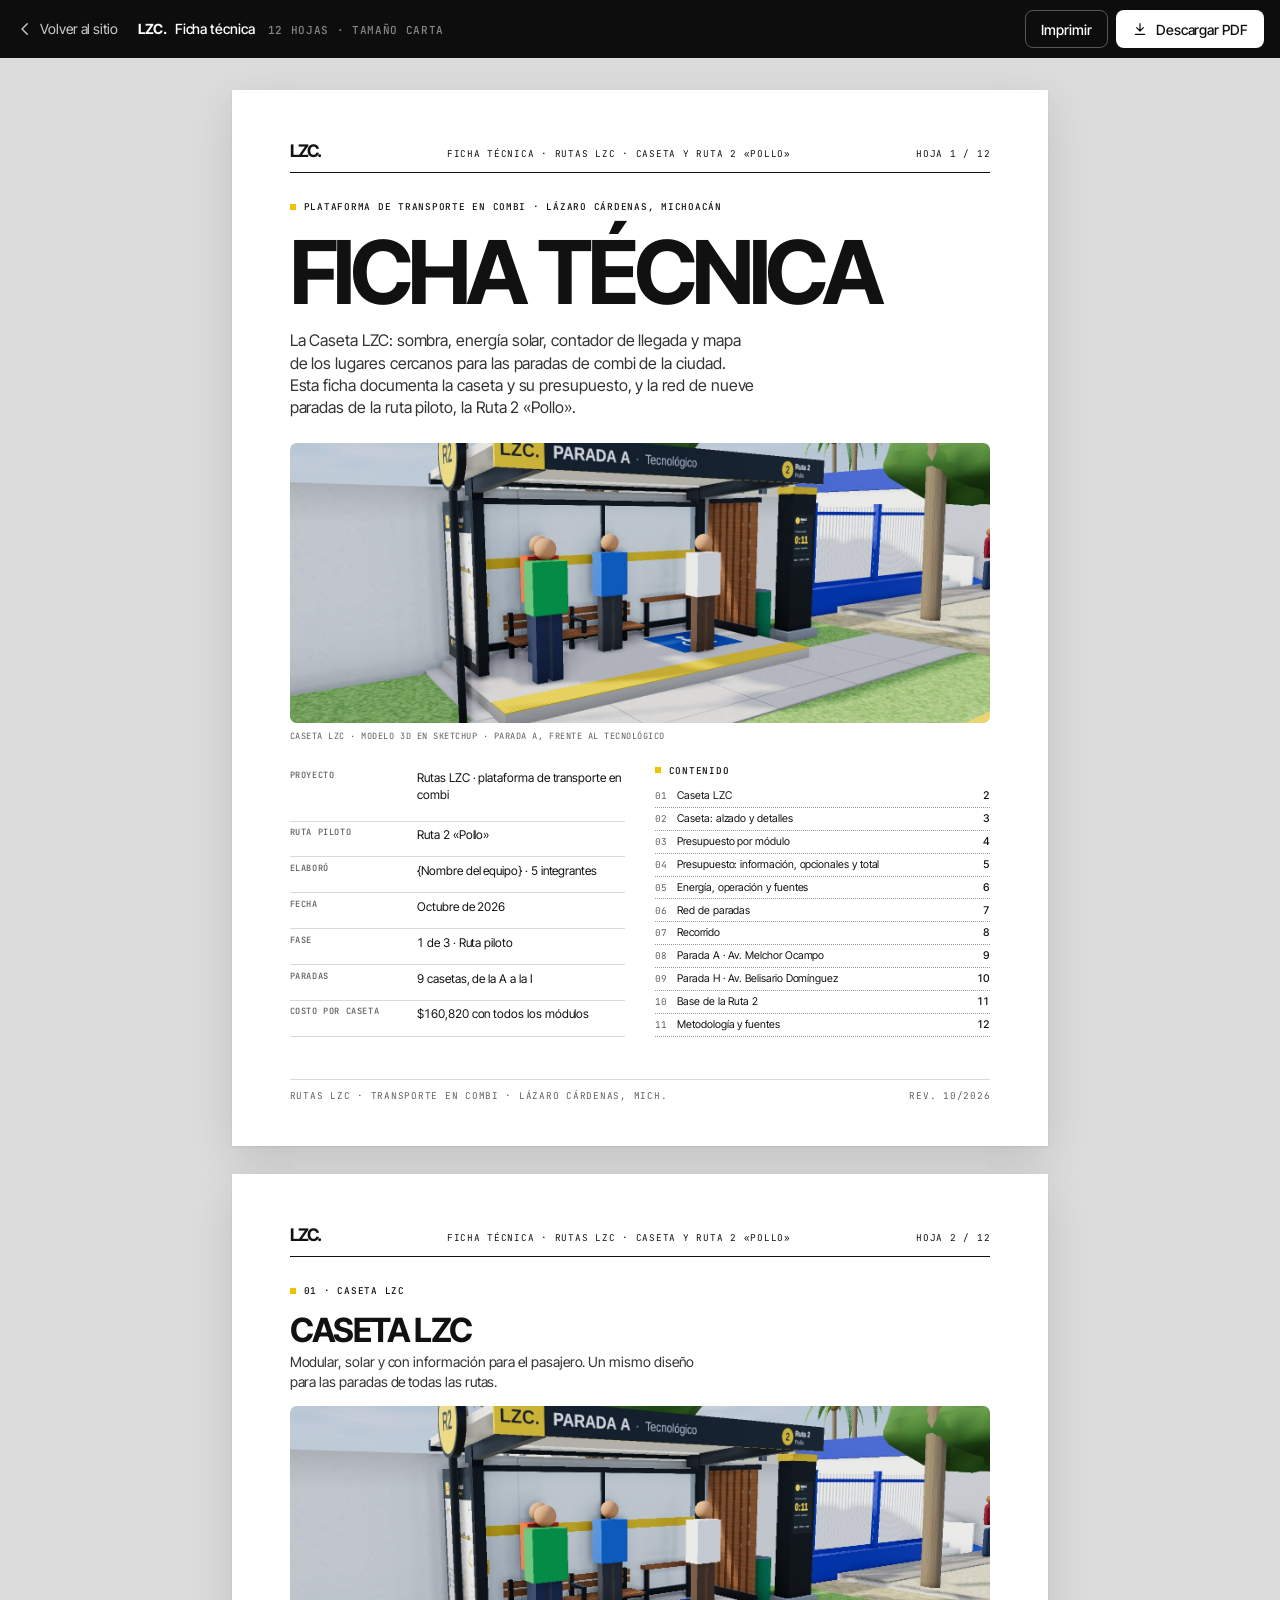
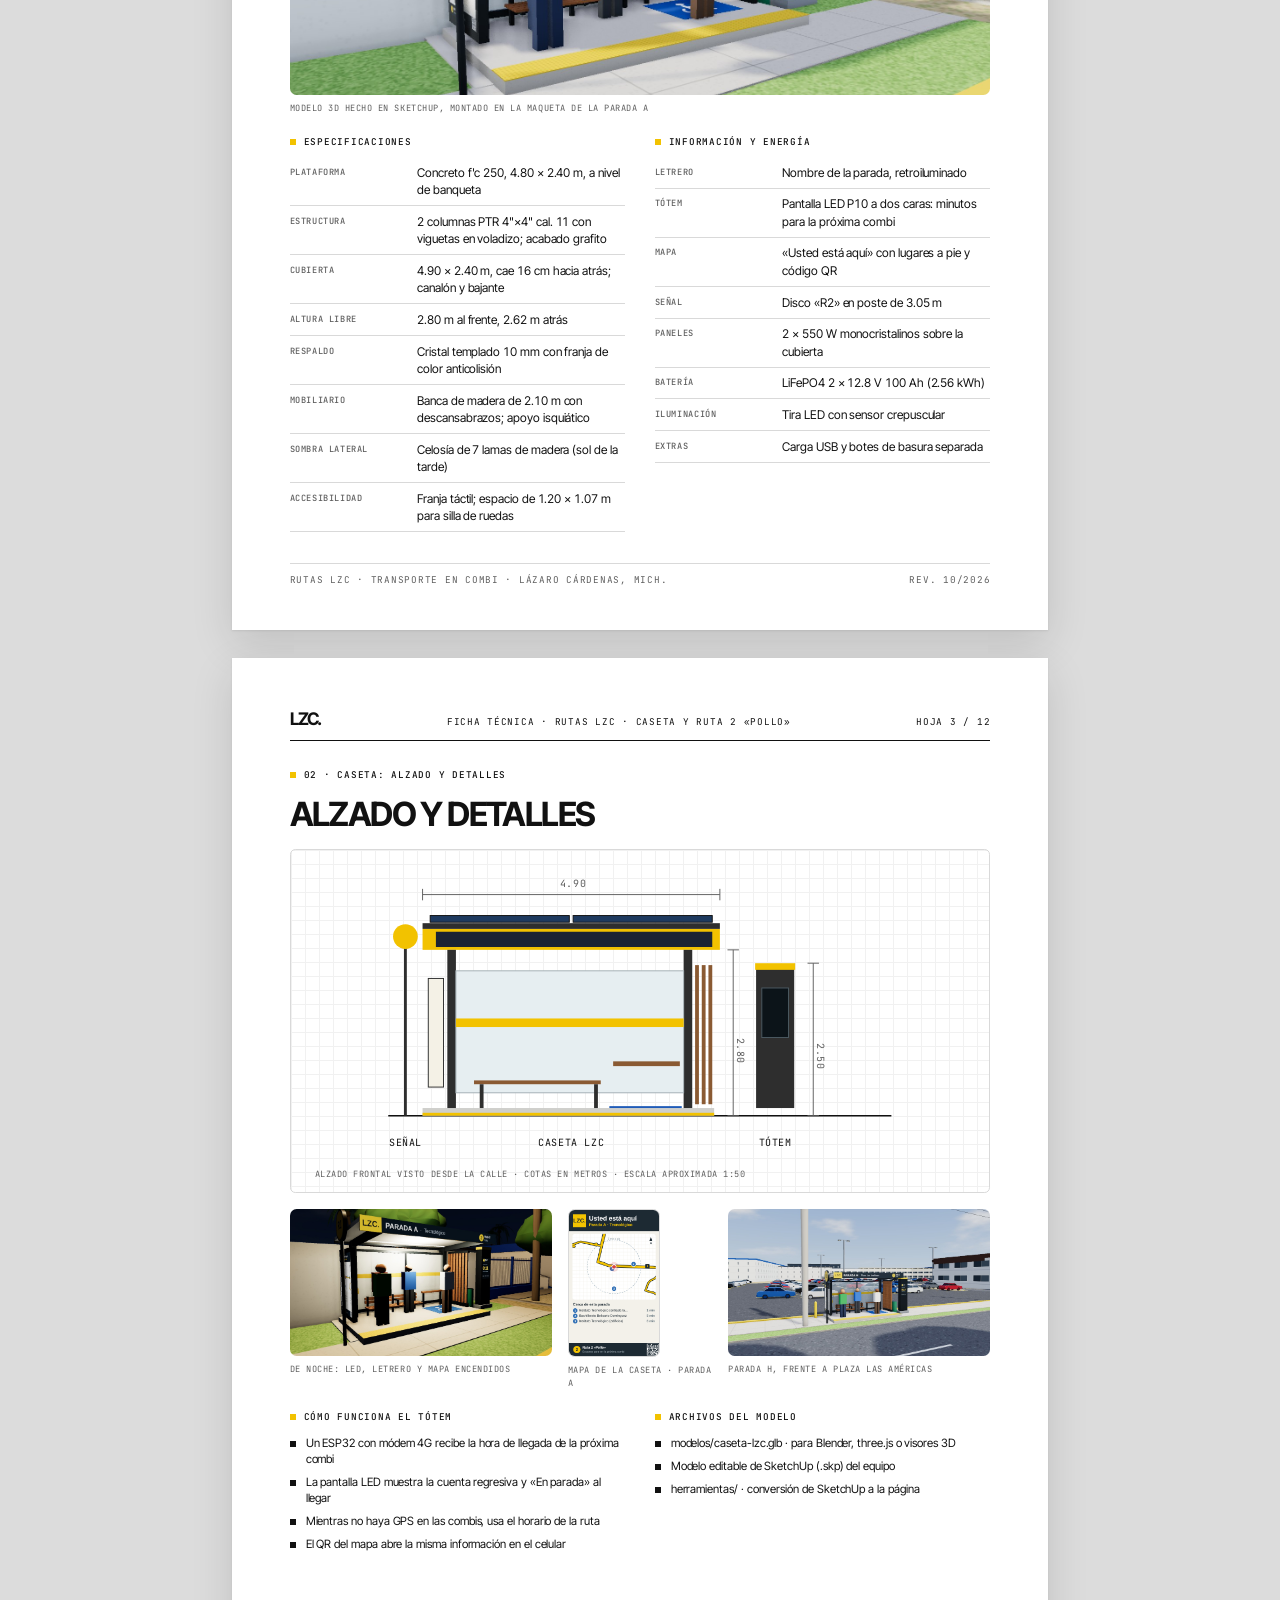
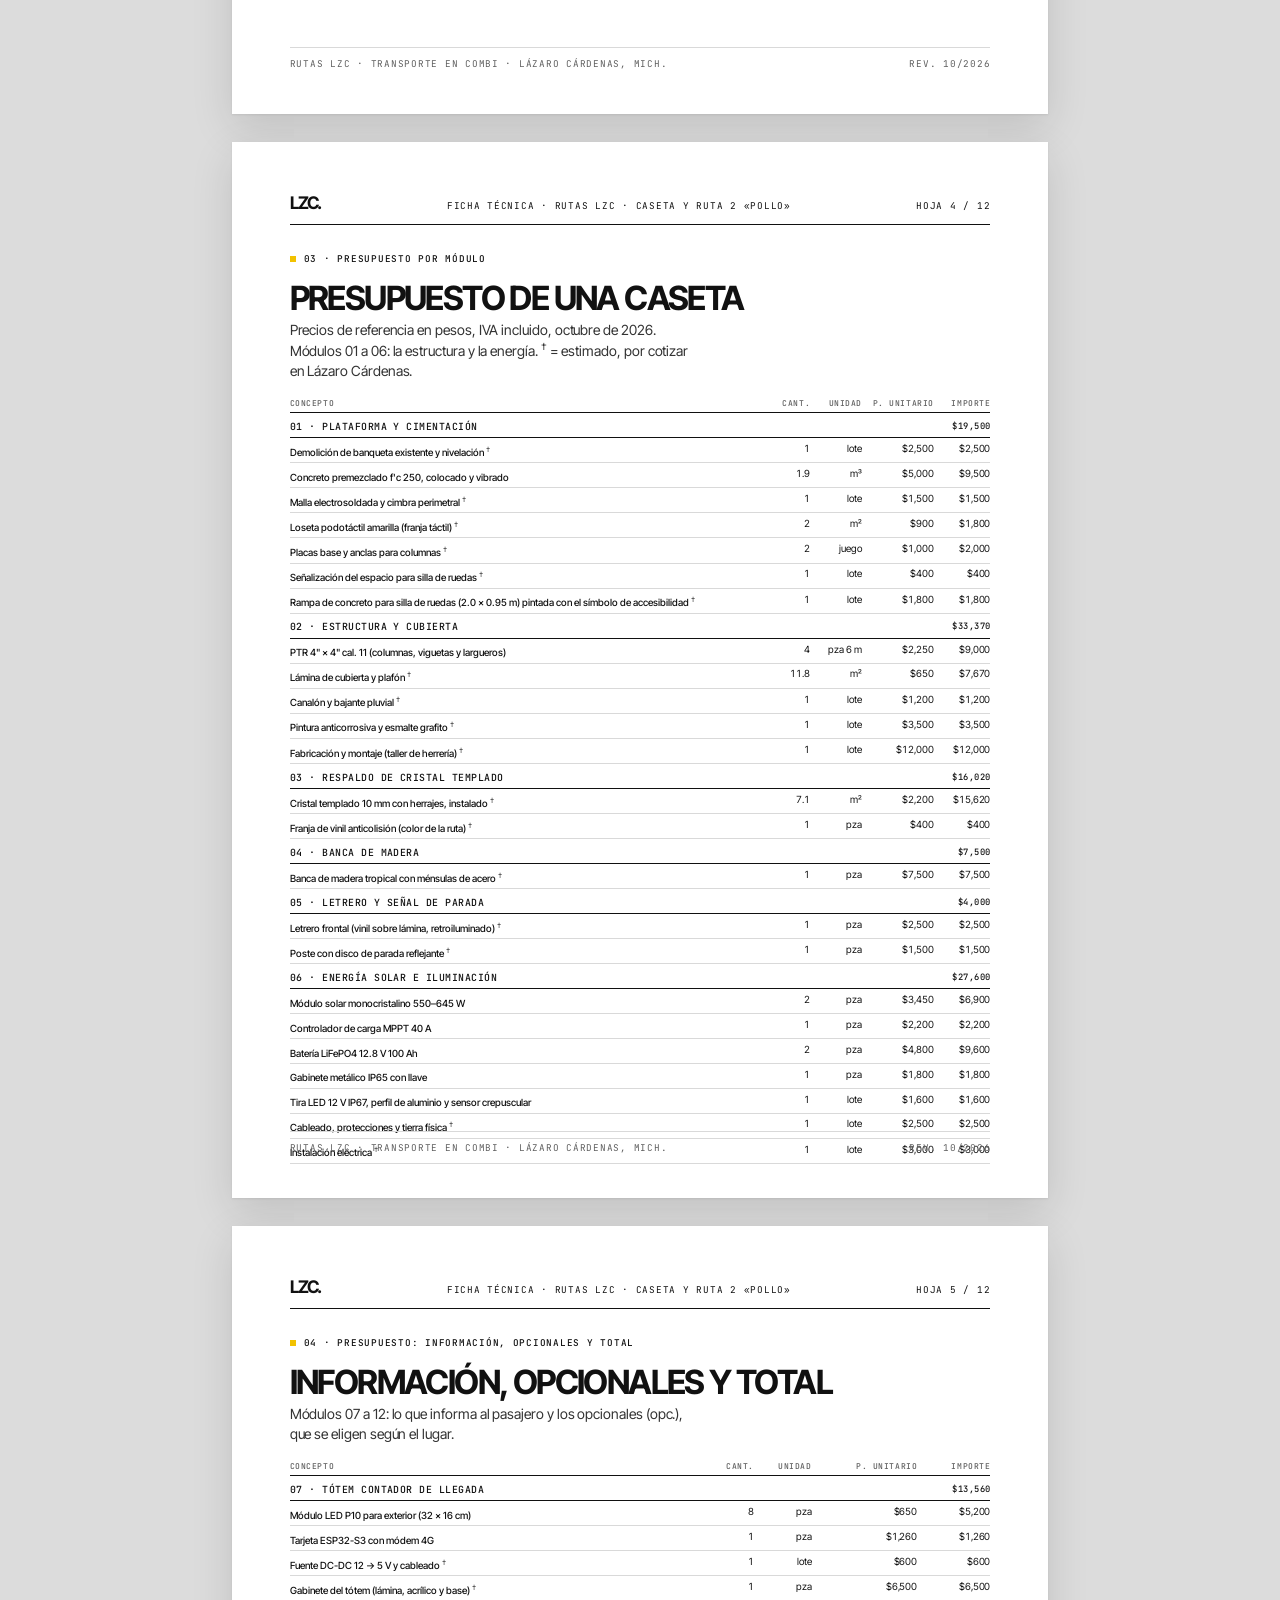
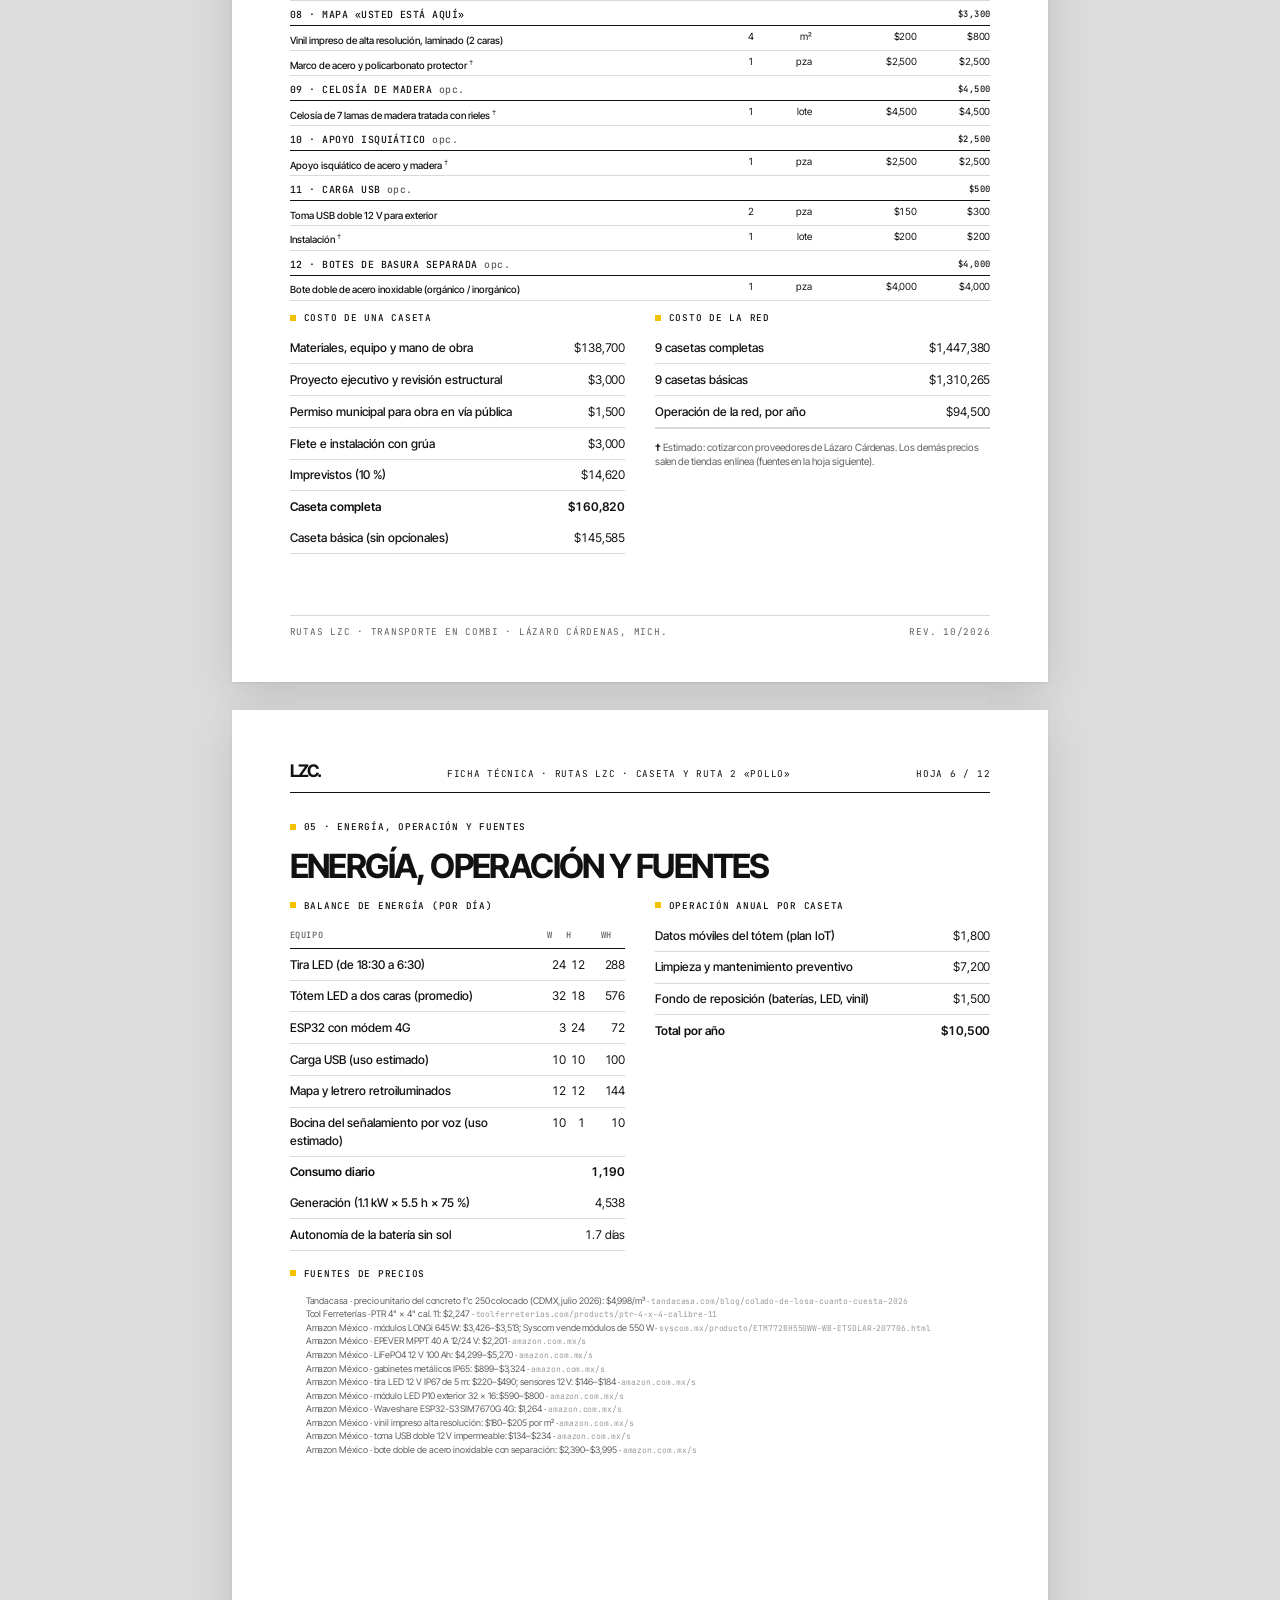
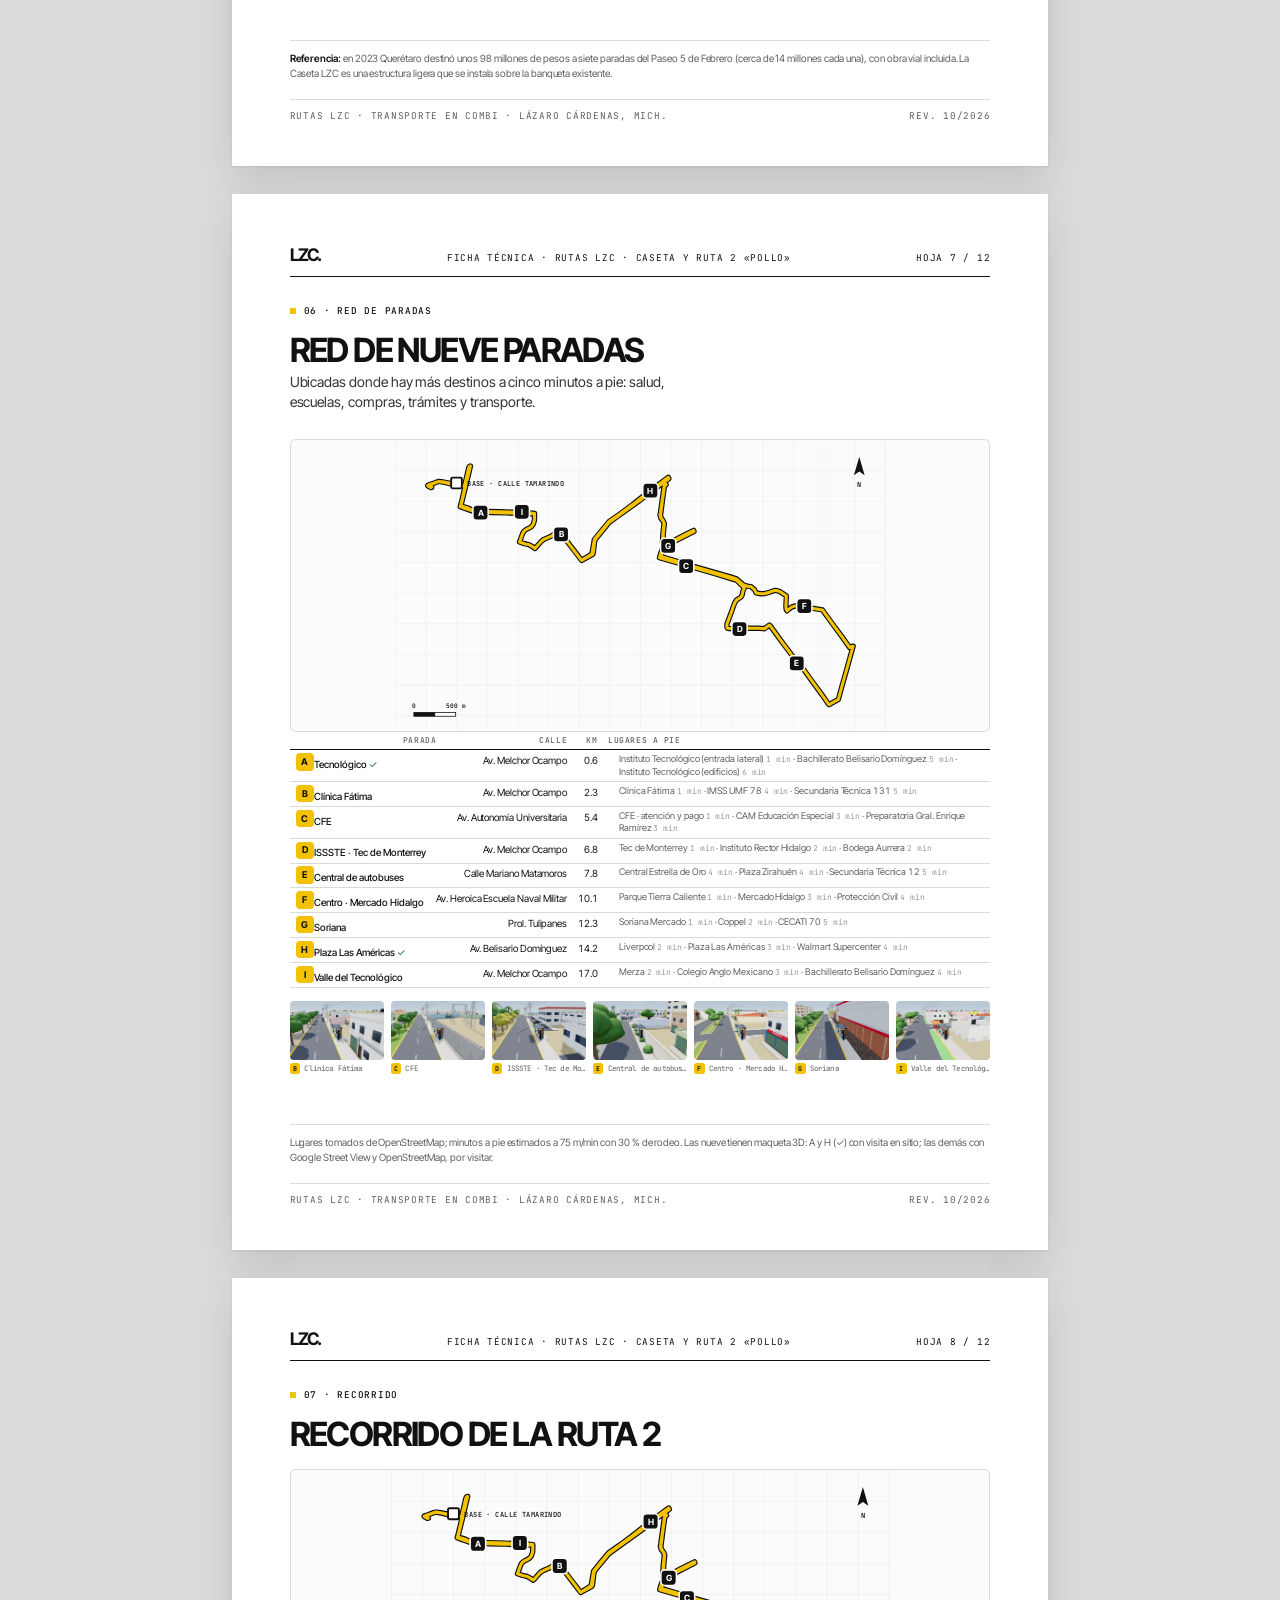
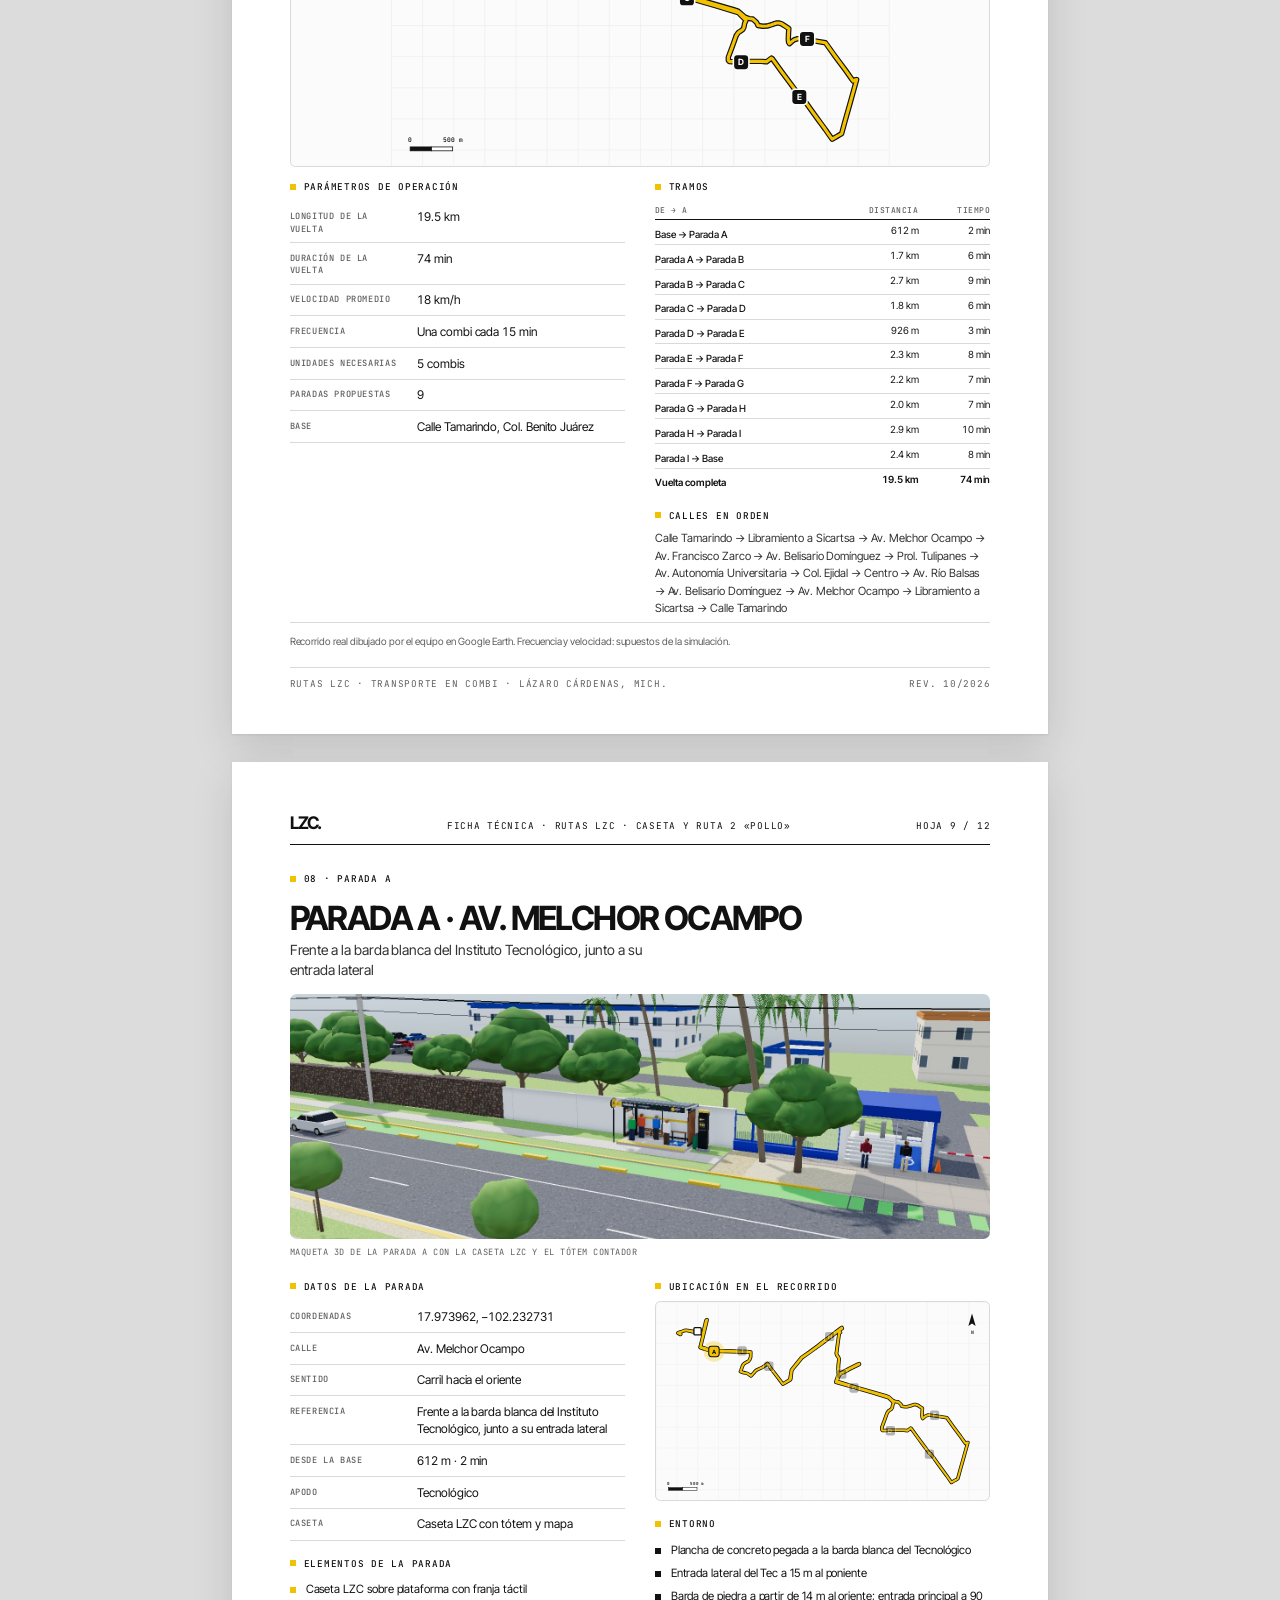
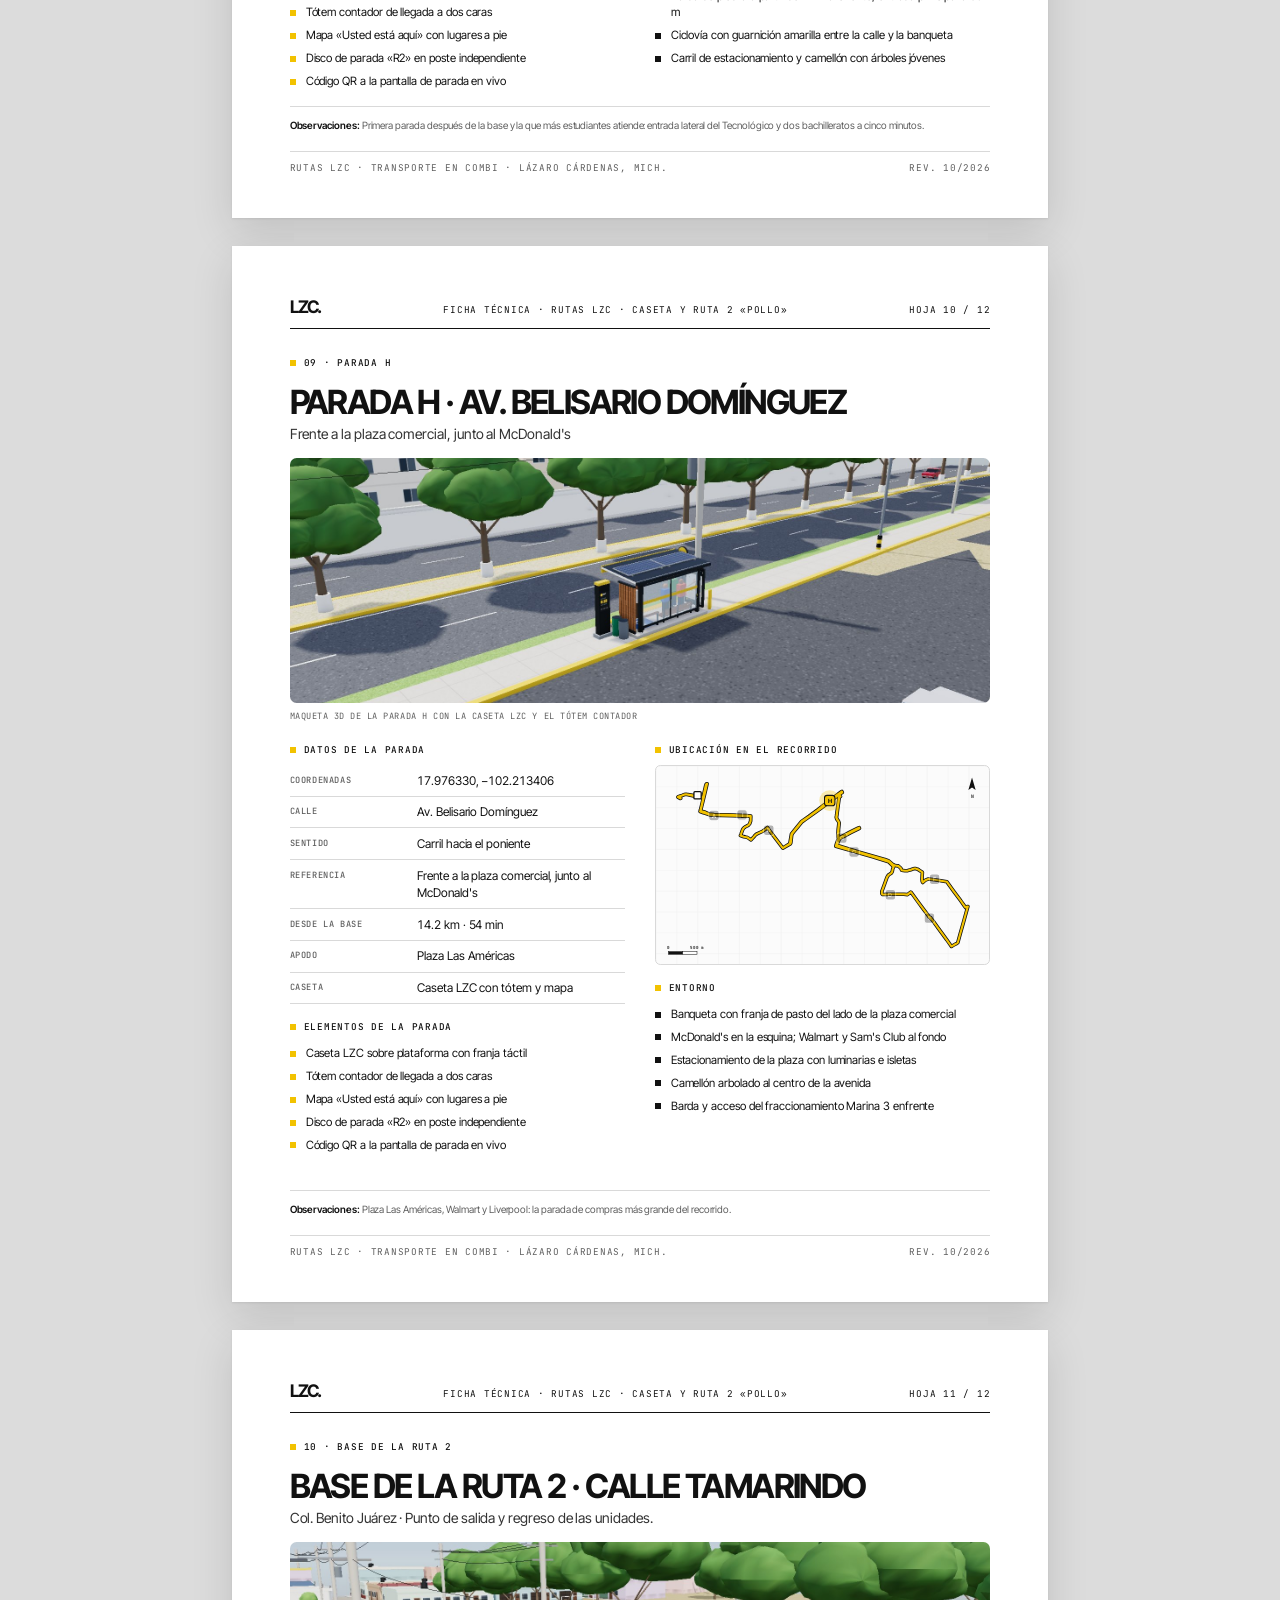
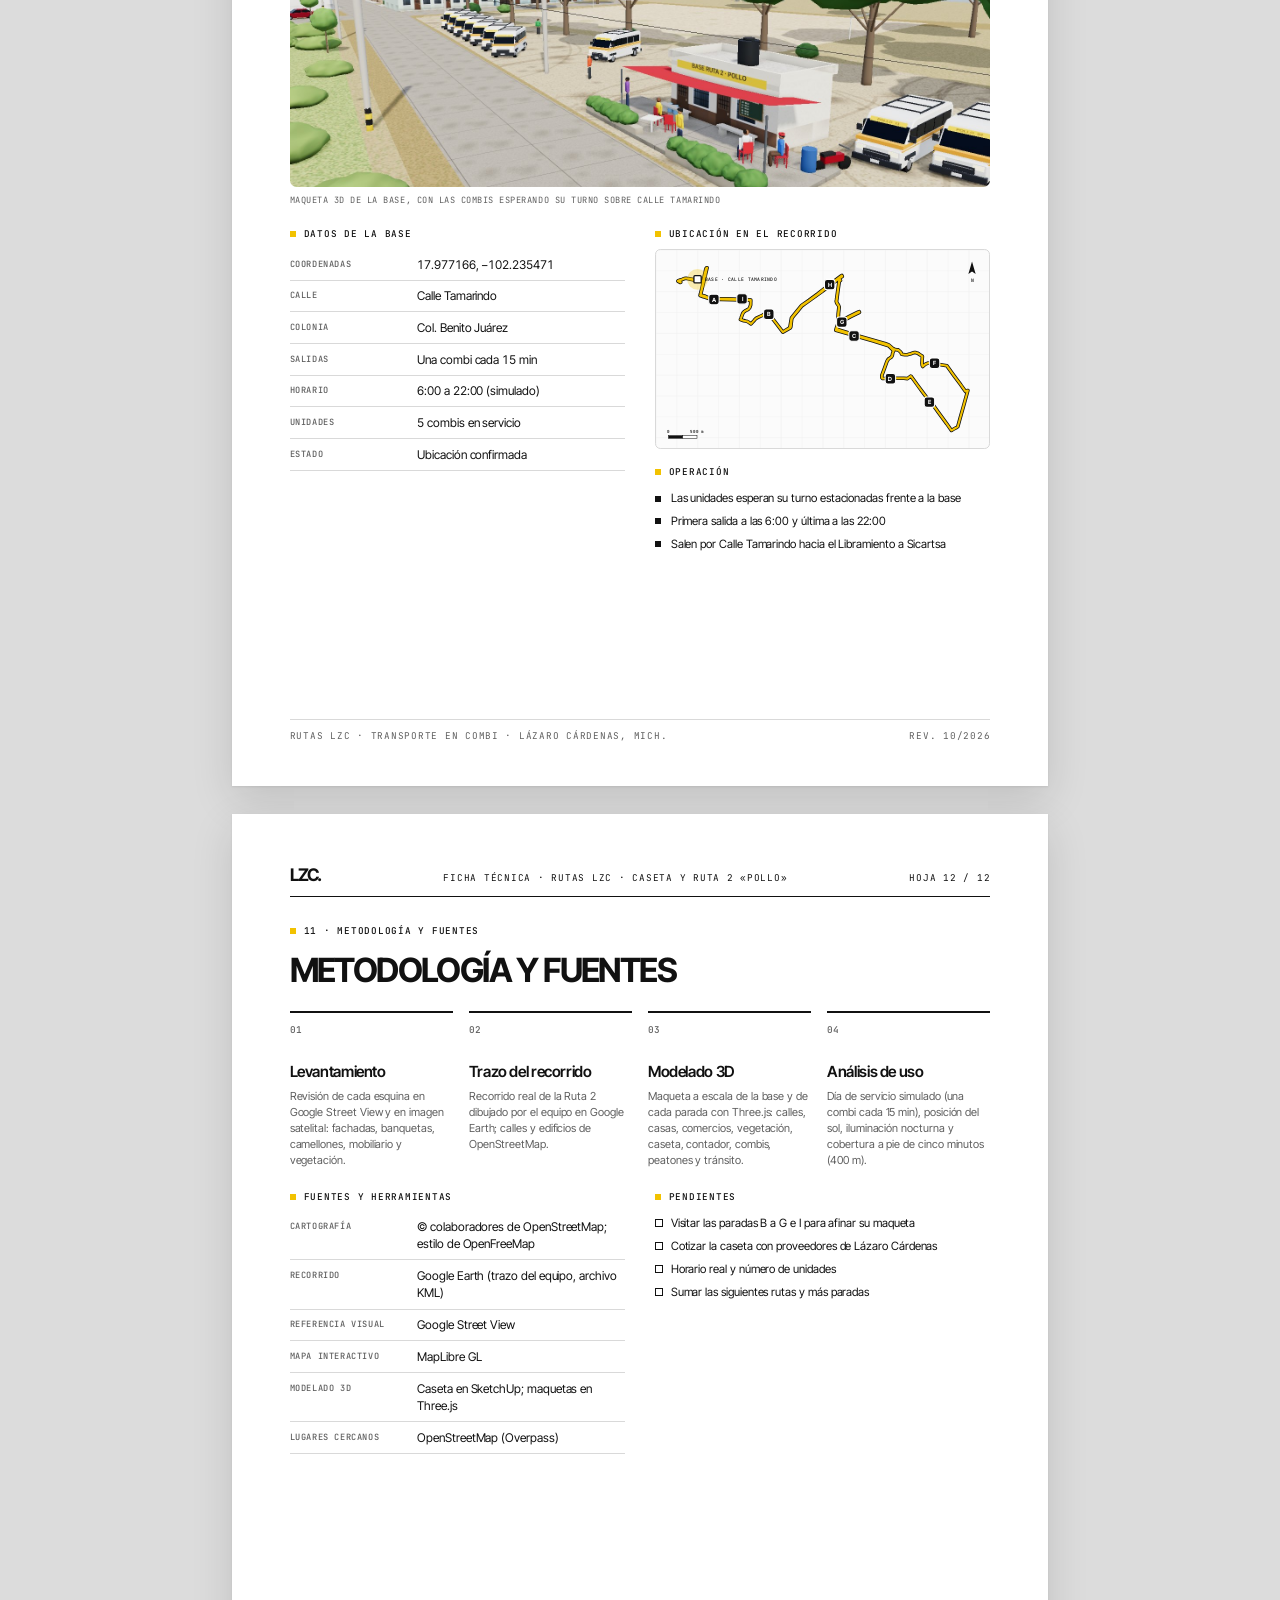
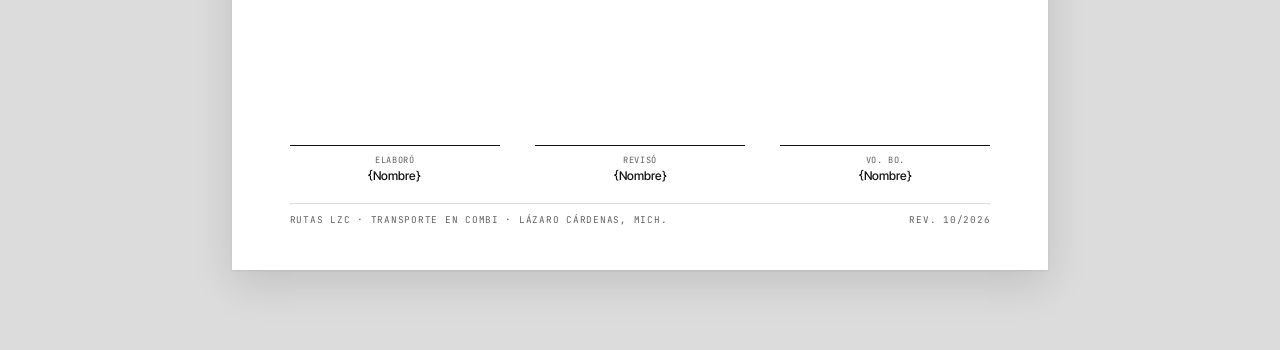
<file: ficha-tecnica.html>
<!DOCTYPE html>
<html lang="es">

<head>
    <meta charset="UTF-8">
    <meta name="viewport" content="width=device-width, initial-scale=1.0">
    <title>Ficha técnica · Rutas LZC</title>
    <meta name="description" content="Ficha técnica de la Caseta LZC y de la Ruta 2 «Pollo» en Lázaro Cárdenas, Michoacán: caseta, presupuesto por módulo, red de nueve paradas, recorrido, base y metodología.">

    <link rel="preconnect" href="https://fonts.googleapis.com">
    <link rel="preconnect" href="https://fonts.gstatic.com" crossorigin>
    <link href="https://fonts.googleapis.com/css2?family=Inter+Tight:ital,wght@0,400;0,500;0,600;0,700;1,400&family=JetBrains+Mono:wght@400;500&display=swap" rel="stylesheet">
    <link rel="stylesheet" href="ficha.css">
</head>

<body>

    <!-- Barra de herramientas (no se imprime) -->
    <header class="herramientas">
        <a href="index.html" class="herramientas__volver">
            <svg viewBox="0 0 24 24" aria-hidden="true"><path d="M15 5l-7 7 7 7" fill="none" stroke="currentColor" stroke-width="1.8" stroke-linecap="round" stroke-linejoin="round"/></svg>
            Volver al sitio
        </a>
        <p class="herramientas__titulo"><b>LZC.</b> Ficha técnica <span data-num-hojas>6 hojas</span></p>
        <div class="herramientas__acciones">
            <button type="button" class="btn btn--borde" data-imprimir>Imprimir</button>
            <a href="docs/ficha-tecnica-ruta-2.pdf" download class="btn btn--claro">
                <svg viewBox="0 0 24 24" aria-hidden="true"><path d="M12 4v11M7 10l5 5 5-5M5 20h14" fill="none" stroke="currentColor" stroke-width="1.8" stroke-linecap="round" stroke-linejoin="round"/></svg>
                Descargar PDF
            </a>
        </div>
    </header>

    <main class="documento" data-documento>

        <!-- ===== HOJA 1 · PORTADA ===== -->
        <section class="hoja hoja--portada" id="portada">
            <div class="hoja__cabeza"><span class="marca">LZC.</span><span>Ficha técnica · Rutas LZC · Caseta y Ruta 2 «Pollo»</span><span data-folio></span></div>
            <div class="hoja__cuerpo">
                <p class="etiqueta">Plataforma de transporte en combi · Lázaro Cárdenas, Michoacán</p>
                <h1>Ficha técnica</h1>
                <p class="portada__sub">La Caseta LZC: sombra, energía solar, contador de llegada y mapa de los lugares cercanos para las paradas de combi de la ciudad. Esta ficha documenta la caseta y su presupuesto, y la red de nueve paradas de la ruta piloto, la Ruta 2 «Pollo».</p>
                <figure class="portada__imagen">
                    <img src="img/caseta-lzc.jpg" alt="Caseta LZC en la Parada A, frente al Tecnológico">
                    <figcaption>Caseta LZC · modelo 3D en SketchUp · Parada A, frente al Tecnológico</figcaption>
                </figure>
                <div class="dos dos--portada">
                    <table class="tabla">
                        <tbody>
                            <tr><th>Proyecto</th><td>Rutas LZC · plataforma de transporte en combi</td></tr>
                            <tr><th>Ruta piloto</th><td>Ruta 2 «Pollo»</td></tr>
                            <tr><th>Elaboró</th><td>{Nombre del equipo} · 5 integrantes</td></tr>
                            <tr><th>Fecha</th><td>Octubre de 2026</td></tr>
                            <tr><th>Fase</th><td>1 de 3 · Ruta piloto</td></tr>
                            <tr><th>Paradas</th><td>9 casetas, de la A a la I</td></tr>
                            <tr><th>Costo por caseta</th><td data-f-costo>—</td></tr>
                        </tbody>
                    </table>
                    <div>
                        <p class="etiqueta">Contenido</p>
                        <ol class="indice" data-indice></ol>
                    </div>
                </div>
            </div>
            <div class="hoja__pie"><span>Rutas LZC · Transporte en combi · Lázaro Cárdenas, Mich.</span><span>Rev. 10/2026</span></div>
        </section>

        <!-- ===== HOJA · CASETA ===== -->
        <section class="hoja" id="caseta" data-titulo="Caseta LZC">
            <div class="hoja__cabeza"><span class="marca">LZC.</span><span>Ficha técnica · Rutas LZC · Caseta y Ruta 2 «Pollo»</span><span data-folio></span></div>
            <div class="hoja__cuerpo">
                <p class="etiqueta" data-num-seccion>Caseta</p>
                <h2>Caseta LZC</h2>
                <p class="subtitulo">Modular, solar y con información para el pasajero. Un mismo diseño para las paradas de todas las rutas.</p>
                <figure class="foto foto--caseta"><img src="img/caseta-lzc.jpg" alt="Caseta LZC en la Parada A"><figcaption>Modelo 3D hecho en SketchUp, montado en la maqueta de la Parada A</figcaption></figure>
                <div class="dos">
                    <div>
                        <p class="etiqueta">Especificaciones</p>
                        <table class="tabla">
                            <tbody>
                                <tr><th>Plataforma</th><td>Concreto f'c 250, 4.80 × 2.40&nbsp;m, a nivel de banqueta</td></tr>
                                <tr><th>Estructura</th><td>2 columnas PTR 4"×4" cal. 11 con viguetas en voladizo; acabado grafito</td></tr>
                                <tr><th>Cubierta</th><td>4.90 × 2.40&nbsp;m, cae 16&nbsp;cm hacia atrás; canalón y bajante</td></tr>
                                <tr><th>Altura libre</th><td>2.80&nbsp;m al frente, 2.62&nbsp;m atrás</td></tr>
                                <tr><th>Respaldo</th><td>Cristal templado 10&nbsp;mm con franja de color anticolisión</td></tr>
                                <tr><th>Mobiliario</th><td>Banca de madera de 2.10&nbsp;m con descansabrazos; apoyo isquiático</td></tr>
                                <tr><th>Sombra lateral</th><td>Celosía de 7 lamas de madera (sol de la tarde)</td></tr>
                                <tr><th>Accesibilidad</th><td>Franja táctil; espacio de 1.20 × 1.07&nbsp;m para silla de ruedas</td></tr>
                            </tbody>
                        </table>
                    </div>
                    <div>
                        <p class="etiqueta">Información y energía</p>
                        <table class="tabla">
                            <tbody>
                                <tr><th>Letrero</th><td>Nombre de la parada, retroiluminado</td></tr>
                                <tr><th>Tótem</th><td>Pantalla LED P10 a dos caras: minutos para la próxima combi</td></tr>
                                <tr><th>Mapa</th><td>«Usted está aquí» con lugares a pie y código QR</td></tr>
                                <tr><th>Señal</th><td>Disco «R2» en poste de 3.05&nbsp;m</td></tr>
                                <tr><th>Paneles</th><td>2 × 550&nbsp;W monocristalinos sobre la cubierta</td></tr>
                                <tr><th>Batería</th><td>LiFePO4 2 × 12.8&nbsp;V 100&nbsp;Ah (2.56&nbsp;kWh)</td></tr>
                                <tr><th>Iluminación</th><td>Tira LED con sensor crepuscular</td></tr>
                                <tr><th>Extras</th><td>Carga USB y botes de basura separada</td></tr>
                            </tbody>
                        </table>
                    </div>
                </div>
            </div>
            <div class="hoja__pie"><span>Rutas LZC · Transporte en combi · Lázaro Cárdenas, Mich.</span><span>Rev. 10/2026</span></div>
        </section>

        <!-- ===== HOJA · CASETA, PLANO Y DETALLES ===== -->
        <section class="hoja" id="caseta-detalles" data-titulo="Caseta: alzado y detalles">
            <div class="hoja__cabeza"><span class="marca">LZC.</span><span>Ficha técnica · Rutas LZC · Caseta y Ruta 2 «Pollo»</span><span data-folio></span></div>
            <div class="hoja__cuerpo">
                <p class="etiqueta" data-num-seccion>Caseta</p>
                <h2>Alzado y detalles</h2>
                <figure class="plano">
                    <svg viewBox="0 0 560 310" role="img" aria-label="Alzado frontal de la Caseta LZC con el tótem contador">
                        <g class="pl-suelo"><line x1="16" y1="262" x2="544" y2="262"/></g>
                        <rect class="pl-losa" x="52" y="254" width="306" height="8"/>
                        <rect class="pl-am" x="52" y="259" width="306" height="3"/>
                        <rect class="pl-am" x="52" y="66" width="312" height="22"/>
                        <rect class="pl-letrero" x="66" y="69" width="290" height="16"/>
                        <rect class="pl-pieza" x="52" y="60" width="312" height="6"/>
                        <rect class="pl-techo" x="60" y="52" width="146" height="7"/>
                        <rect class="pl-techo" x="210" y="52" width="146" height="7"/>
                        <rect class="pl-pieza" x="78" y="88" width="9" height="166"/>
                        <rect class="pl-pieza" x="326" y="88" width="9" height="166"/>
                        <rect class="pl-vidrio" x="87" y="110" width="239" height="128"/>
                        <rect class="pl-am" x="87" y="160" width="239" height="9"/>
                        <rect class="pl-madera" x="106" y="225" width="133" height="4"/>
                        <rect class="pl-pieza" x="112" y="229" width="4" height="25"/>
                        <rect class="pl-pieza" x="232" y="229" width="4" height="25"/>
                        <rect class="pl-madera" x="252" y="205" width="70" height="5"/>
                        <rect class="pl-isa" x="248" y="252" width="76" height="2"/>
                        <rect class="pl-madera" x="338" y="104" width="4" height="146"/><rect class="pl-madera" x="345" y="104" width="4" height="146"/><rect class="pl-madera" x="352" y="104" width="4" height="146"/>
                        <rect class="pl-mapa" x="58" y="118" width="16" height="114"/>
                        <rect class="pl-pieza" x="402" y="108" width="40" height="146"/>
                        <rect class="pl-am" x="401" y="102" width="42" height="7"/>
                        <rect class="pl-pantalla" x="408" y="128" width="28" height="52"/>
                        <line class="pl-fino" x1="34" y1="262" x2="34" y2="76"/>
                        <circle class="pl-am" cx="34" cy="74" r="13"/>
                        <g class="pl-cota">
                            <line x1="52" y1="30" x2="364" y2="30"/><line x1="52" y1="24" x2="52" y2="36"/><line x1="364" y1="24" x2="364" y2="36"/>
                            <text x="196" y="22">4.90</text>
                            <line x1="378" y1="88" x2="378" y2="262"/><line x1="372" y1="88" x2="384" y2="88"/><line x1="372" y1="262" x2="384" y2="262"/>
                            <text x="386" y="180" class="pl-vertical">2.80</text>
                            <line x1="462" y1="102" x2="462" y2="262"/><line x1="456" y1="102" x2="468" y2="102"/><line x1="456" y1="262" x2="468" y2="262"/>
                            <text x="470" y="186" class="pl-vertical">2.50</text>
                        </g>
                        <g class="pl-notas"><text x="208" y="294">CASETA LZC</text><text x="422" y="294">TÓTEM</text><text x="34" y="294">SEÑAL</text></g>
                    </svg>
                    <figcaption>Alzado frontal visto desde la calle · cotas en metros · escala aproximada 1:50</figcaption>
                </figure>
                <div class="tres">
                    <figure class="foto foto--chica"><img src="img/caseta-lzc-noche.jpg" alt="La caseta de noche con la luz LED encendida"><figcaption>De noche: LED, letrero y mapa encendidos</figcaption></figure>
                    <figure class="foto foto--mapa"><img src="img/mapas/mapa-a.png" alt="Mapa Usted está aquí de la Parada A"><figcaption>Mapa de la caseta · Parada A</figcaption></figure>
                    <figure class="foto foto--chica"><img src="img/parada-h-calle.jpg" alt="La caseta en la Parada H"><figcaption>Parada H, frente a Plaza Las Américas</figcaption></figure>
                </div>
                <div class="dos">
                    <div>
                        <p class="etiqueta">Cómo funciona el tótem</p>
                        <ul class="lista">
                            <li>Un ESP32 con módem 4G recibe la hora de llegada de la próxima combi</li>
                            <li>La pantalla LED muestra la cuenta regresiva y «En parada» al llegar</li>
                            <li>Mientras no haya GPS en las combis, usa el horario de la ruta</li>
                            <li>El QR del mapa abre la misma información en el celular</li>
                        </ul>
                    </div>
                    <div>
                        <p class="etiqueta">Archivos del modelo</p>
                        <ul class="lista">
                            <li>modelos/caseta-lzc.glb · para Blender, three.js o visores 3D</li>
                            <li>Modelo editable de SketchUp (.skp) del equipo</li>
                            <li>herramientas/ · conversión de SketchUp a la página</li>
                        </ul>
                    </div>
                </div>
            </div>
            <div class="hoja__pie"><span>Rutas LZC · Transporte en combi · Lázaro Cárdenas, Mich.</span><span>Rev. 10/2026</span></div>
        </section>

        <!-- ===== HOJA · PRESUPUESTO POR MÓDULO ===== -->
        <section class="hoja" id="presupuesto" data-titulo="Presupuesto por módulo">
            <div class="hoja__cabeza"><span class="marca">LZC.</span><span>Ficha técnica · Rutas LZC · Caseta y Ruta 2 «Pollo»</span><span data-folio></span></div>
            <div class="hoja__cuerpo">
                <p class="etiqueta" data-num-seccion>Presupuesto</p>
                <h2>Presupuesto de una caseta</h2>
                <p class="subtitulo">Precios de referencia en pesos, IVA incluido, <span data-f-fecha></span>. Módulos 01 a 06: la estructura y la energía. <sup>†</sup> = estimado, por cotizar en Lázaro Cárdenas.</p>
                <table class="tabla tabla--num tabla--compacta">
                    <thead><tr><th>Concepto</th><th>Cant.</th><th>Unidad</th><th>P. unitario</th><th>Importe</th></tr></thead>
                    <tbody data-f-partidas="0-6"></tbody>
                </table>
            </div>
            <div class="hoja__pie"><span>Rutas LZC · Transporte en combi · Lázaro Cárdenas, Mich.</span><span>Rev. 10/2026</span></div>
        </section>

        <!-- ===== HOJA · PRESUPUESTO (CONT.) Y COSTO TOTAL ===== -->
        <section class="hoja" id="presupuesto-total" data-titulo="Presupuesto: información, opcionales y total">
            <div class="hoja__cabeza"><span class="marca">LZC.</span><span>Ficha técnica · Rutas LZC · Caseta y Ruta 2 «Pollo»</span><span data-folio></span></div>
            <div class="hoja__cuerpo">
                <p class="etiqueta" data-num-seccion>Presupuesto</p>
                <h2>Información, opcionales y total</h2>
                <p class="subtitulo">Módulos 07 a 12: lo que informa al pasajero y los opcionales (opc.), que se eligen según el lugar.</p>
                <table class="tabla tabla--num tabla--compacta">
                    <thead><tr><th>Concepto</th><th>Cant.</th><th>Unidad</th><th>P. unitario</th><th>Importe</th></tr></thead>
                    <tbody data-f-partidas="6-12"></tbody>
                </table>
                <div class="dos dos--arriba">
                    <div>
                        <p class="etiqueta">Costo de una caseta</p>
                        <table class="tabla tabla--num"><tbody data-f-resumen></tbody></table>
                    </div>
                    <div>
                        <p class="etiqueta">Costo de la red</p>
                        <table class="tabla tabla--num"><tbody data-f-red></tbody></table>
                        <p class="nota"><b>†</b> Estimado: cotizar con proveedores de Lázaro Cárdenas. Los demás precios salen de tiendas en línea (fuentes en la hoja siguiente).</p>
                    </div>
                </div>
            </div>
            <div class="hoja__pie"><span>Rutas LZC · Transporte en combi · Lázaro Cárdenas, Mich.</span><span>Rev. 10/2026</span></div>
        </section>

        <!-- ===== HOJA · ENERGÍA, OPERACIÓN Y FUENTES ===== -->
        <section class="hoja" id="energia" data-titulo="Energía, operación y fuentes">
            <div class="hoja__cabeza"><span class="marca">LZC.</span><span>Ficha técnica · Rutas LZC · Caseta y Ruta 2 «Pollo»</span><span data-folio></span></div>
            <div class="hoja__cuerpo">
                <p class="etiqueta" data-num-seccion>Presupuesto</p>
                <h2>Energía, operación y fuentes</h2>
                <div class="dos dos--arriba">
                    <div>
                        <p class="etiqueta">Balance de energía (por día)</p>
                        <table class="tabla tabla--num">
                            <thead><tr><th>Equipo</th><th>W</th><th>h</th><th>Wh</th></tr></thead>
                            <tbody data-f-energia></tbody>
                        </table>
                    </div>
                    <div>
                        <p class="etiqueta">Operación anual por caseta</p>
                        <table class="tabla tabla--num"><tbody data-f-operacion></tbody></table>
                    </div>
                </div>
                <p class="etiqueta etiqueta--sep">Fuentes de precios</p>
                <ol class="fuentes" data-f-fuentes></ol>
                <p class="nota"><b>Referencia:</b> en 2023 Querétaro destinó unos 98 millones de pesos a siete paradas del Paseo 5 de Febrero (cerca de 14 millones cada una), con obra vial incluida. La Caseta LZC es una estructura ligera que se instala sobre la banqueta existente.</p>
            </div>
            <div class="hoja__pie"><span>Rutas LZC · Transporte en combi · Lázaro Cárdenas, Mich.</span><span>Rev. 10/2026</span></div>
        </section>

        <!-- ===== HOJA · RED DE PARADAS ===== -->
        <section class="hoja" id="red" data-titulo="Red de paradas">
            <div class="hoja__cabeza"><span class="marca">LZC.</span><span>Ficha técnica · Rutas LZC · Caseta y Ruta 2 «Pollo»</span><span data-folio></span></div>
            <div class="hoja__cuerpo">
                <p class="etiqueta" data-num-seccion>Paradas</p>
                <h2>Red de nueve paradas</h2>
                <p class="subtitulo">Ubicadas donde hay más destinos a cinco minutos a pie: salud, escuelas, compras, trámites y transporte.</p>
                <figure class="plano-ruta plano-ruta--chico">
                    <svg viewBox="0 0 640 380" data-plano-red role="img" aria-label="Plano de la Ruta 2 con las nueve paradas"></svg>
                </figure>
                <table class="tabla tabla--num tabla--compacta tabla--red">
                    <thead><tr><th></th><th>Parada</th><th>Calle</th><th>Km</th><th>Lugares a pie</th></tr></thead>
                    <tbody data-f-red-paradas></tbody>
                </table>
                <div class="miniaturas" data-f-miniaturas></div>
                <p class="nota">Lugares tomados de OpenStreetMap; minutos a pie estimados a 75&nbsp;m/min con 30&nbsp;% de rodeo. Las nueve tienen maqueta 3D: A y H (✓) con visita en sitio; las demás con Google Street View y OpenStreetMap, por visitar.</p>
            </div>
            <div class="hoja__pie"><span>Rutas LZC · Transporte en combi · Lázaro Cárdenas, Mich.</span><span>Rev. 10/2026</span></div>
        </section>

        <!-- ===== HOJA 2 · RECORRIDO ===== -->
        <section class="hoja" id="recorrido" data-titulo="Recorrido">
            <div class="hoja__cabeza"><span class="marca">LZC.</span><span>Ficha técnica · Rutas LZC · Caseta y Ruta 2 «Pollo»</span><span data-folio></span></div>
            <div class="hoja__cuerpo">
                <p class="etiqueta" data-num-seccion>Recorrido</p>
                <h2>Recorrido de la Ruta 2</h2>
                <figure class="plano-ruta">
                    <svg viewBox="0 0 640 380" data-plano-ruta role="img" aria-label="Plano del recorrido de la Ruta 2"></svg>
                </figure>
                <div class="dos">
                    <div>
                        <p class="etiqueta">Parámetros de operación</p>
                        <table class="tabla">
                            <tbody>
                                <tr><th>Longitud de la vuelta</th><td data-largo></td></tr>
                                <tr><th>Duración de la vuelta</th><td data-vuelta></td></tr>
                                <tr><th>Velocidad promedio</th><td data-velocidad></td></tr>
                                <tr><th>Frecuencia</th><td data-frecuencia></td></tr>
                                <tr><th>Unidades necesarias</th><td data-unidades></td></tr>
                                <tr><th>Paradas propuestas</th><td data-num-paradas></td></tr>
                                <tr><th>Base</th><td data-base></td></tr>
                            </tbody>
                        </table>
                    </div>
                    <div>
                        <p class="etiqueta">Tramos</p>
                        <table class="tabla tabla--num tabla--compacta">
                            <thead><tr><th>De → a</th><th>Distancia</th><th>Tiempo</th></tr></thead>
                            <tbody data-tramos></tbody>
                        </table>
                        <p class="etiqueta etiqueta--sep">Calles en orden</p>
                        <p class="calles" data-calles></p>
                    </div>
                </div>
                <p class="nota">Recorrido real dibujado por el equipo en Google Earth. Frecuencia y velocidad: supuestos de la simulación.</p>
            </div>
            <div class="hoja__pie"><span>Rutas LZC · Transporte en combi · Lázaro Cárdenas, Mich.</span><span>Rev. 10/2026</span></div>
        </section>

        <!-- ===== HOJA · BASE ===== -->
        <section class="hoja" id="base" data-titulo="Base de la Ruta 2">
            <div class="hoja__cabeza"><span class="marca">LZC.</span><span>Ficha técnica · Rutas LZC · Caseta y Ruta 2 «Pollo»</span><span data-folio></span></div>
            <div class="hoja__cuerpo">
                <p class="etiqueta" data-num-seccion>Base</p>
                <h2>Base de la Ruta 2 · <span data-b-calle></span></h2>
                <p class="subtitulo" data-b-colonia></p>
                <figure class="foto"><img src="img/base.jpg" alt="Maqueta 3D de la base de la Ruta 2, con combis estacionadas enfrente"><figcaption>Maqueta 3D de la base, con las combis esperando su turno sobre Calle Tamarindo</figcaption></figure>
                <div class="dos">
                    <div>
                        <p class="etiqueta">Datos de la base</p>
                        <table class="tabla"><tbody data-b-datos></tbody></table>
                    </div>
                    <div>
                        <p class="etiqueta">Ubicación en el recorrido</p>
                        <svg class="mini-ruta" viewBox="0 0 640 380" data-b-mini aria-hidden="true"></svg>
                        <p class="etiqueta etiqueta--sep">Operación</p>
                        <ul class="lista">
                            <li>Las unidades esperan su turno estacionadas frente a la base</li>
                            <li>Primera salida a las 6:00 y última a las 22:00</li>
                            <li>Salen por Calle Tamarindo hacia el Libramiento a Sicartsa</li>
                        </ul>
                    </div>
                </div>
            </div>
            <div class="hoja__pie"><span>Rutas LZC · Transporte en combi · Lázaro Cárdenas, Mich.</span><span>Rev. 10/2026</span></div>
        </section>

        <!-- Hojas de cada parada: se generan con ficha.js -->
        <template data-plantilla-parada>
            <section class="hoja">
                <div class="hoja__cabeza"><span class="marca">LZC.</span><span>Ficha técnica · Rutas LZC · Caseta y Ruta 2 «Pollo»</span><span data-folio></span></div>
                <div class="hoja__cuerpo">
                    <p class="etiqueta" data-p-etiqueta></p>
                    <h2 data-p-titulo></h2>
                    <p class="subtitulo" data-p-referencia></p>
                    <figure class="foto"><img data-p-foto alt=""><figcaption data-p-pie></figcaption></figure>
                    <div class="dos">
                        <div>
                            <p class="etiqueta">Datos de la parada</p>
                            <table class="tabla"><tbody data-p-datos></tbody></table>
                            <p class="etiqueta etiqueta--sep">Elementos de la parada</p>
                            <ul class="lista lista--check">
                                <li>Caseta LZC sobre plataforma con franja táctil</li>
                                <li>Tótem contador de llegada a dos caras</li>
                                <li>Mapa «Usted está aquí» con lugares a pie</li>
                                <li>Disco de parada «R2» en poste independiente</li>
                                <li>Código QR a la pantalla de parada en vivo</li>
                            </ul>
                        </div>
                        <div>
                            <p class="etiqueta">Ubicación en el recorrido</p>
                            <svg class="mini-ruta" viewBox="0 0 640 380" data-p-mini aria-hidden="true"></svg>
                            <p class="etiqueta etiqueta--sep">Entorno</p>
                            <ul class="lista" data-p-entorno></ul>
                        </div>
                    </div>
                    <p class="nota"><b>Observaciones:</b> <span data-p-obs></span></p>
                </div>
                <div class="hoja__pie"><span>Rutas LZC · Transporte en combi · Lázaro Cárdenas, Mich.</span><span>Rev. 10/2026</span></div>
            </section>
        </template>

        <!-- ===== HOJA · METODOLOGÍA ===== -->
        <section class="hoja" id="metodologia" data-titulo="Metodología y fuentes">
            <div class="hoja__cabeza"><span class="marca">LZC.</span><span>Ficha técnica · Rutas LZC · Caseta y Ruta 2 «Pollo»</span><span data-folio></span></div>
            <div class="hoja__cuerpo">
                <p class="etiqueta" data-num-seccion>Metodología</p>
                <h2>Metodología y fuentes</h2>
                <ol class="pasos">
                    <li><b>01</b><strong>Levantamiento</strong><span>Revisión de cada esquina en Google Street View y en imagen satelital: fachadas, banquetas, camellones, mobiliario y vegetación.</span></li>
                    <li><b>02</b><strong>Trazo del recorrido</strong><span>Recorrido real de la Ruta 2 dibujado por el equipo en Google Earth; calles y edificios de OpenStreetMap.</span></li>
                    <li><b>03</b><strong>Modelado 3D</strong><span>Maqueta a escala de la base y de cada parada con Three.js: calles, casas, comercios, vegetación, caseta, contador, combis, peatones y tránsito.</span></li>
                    <li><b>04</b><strong>Análisis de uso</strong><span>Día de servicio simulado (una combi cada 15 min), posición del sol, iluminación nocturna y cobertura a pie de cinco minutos (400&nbsp;m).</span></li>
                </ol>
                <div class="dos">
                    <div>
                        <p class="etiqueta">Fuentes y herramientas</p>
                        <table class="tabla">
                            <tbody>
                                <tr><th>Cartografía</th><td>© colaboradores de OpenStreetMap; estilo de OpenFreeMap</td></tr>
                                <tr><th>Recorrido</th><td>Google Earth (trazo del equipo, archivo KML)</td></tr>
                                <tr><th>Referencia visual</th><td>Google Street View</td></tr>
                                <tr><th>Mapa interactivo</th><td>MapLibre GL</td></tr>
                                <tr><th>Modelado 3D</th><td>Caseta en SketchUp; maquetas en Three.js</td></tr>
                                <tr><th>Lugares cercanos</th><td>OpenStreetMap (Overpass)</td></tr>
                            </tbody>
                        </table>
                    </div>
                    <div>
                        <p class="etiqueta">Pendientes</p>
                        <ul class="lista lista--pendiente">
                            <li>Visitar las paradas B a G e I para afinar su maqueta</li>
                            <li>Cotizar la caseta con proveedores de Lázaro Cárdenas</li>
                            <li>Horario real y número de unidades</li>
                            <li>Sumar las siguientes rutas y más paradas</li>
                        </ul>
                    </div>
                </div>
                <div class="firmas">
                    <div><span></span><p>Elaboró<br><b>{Nombre}</b></p></div>
                    <div><span></span><p>Revisó<br><b>{Nombre}</b></p></div>
                    <div><span></span><p>Vo. Bo.<br><b>{Nombre}</b></p></div>
                </div>
            </div>
            <div class="hoja__pie"><span>Rutas LZC · Transporte en combi · Lázaro Cárdenas, Mich.</span><span>Rev. 10/2026</span></div>
        </section>
    </main>

    <script src="ruta-2.js"></script>
    <script src="horario.js"></script>
    <script src="presupuesto.js"></script>
    <script src="casetas-3d.js"></script>
    <script src="ficha.js"></script>
</body>

</html>
</file>
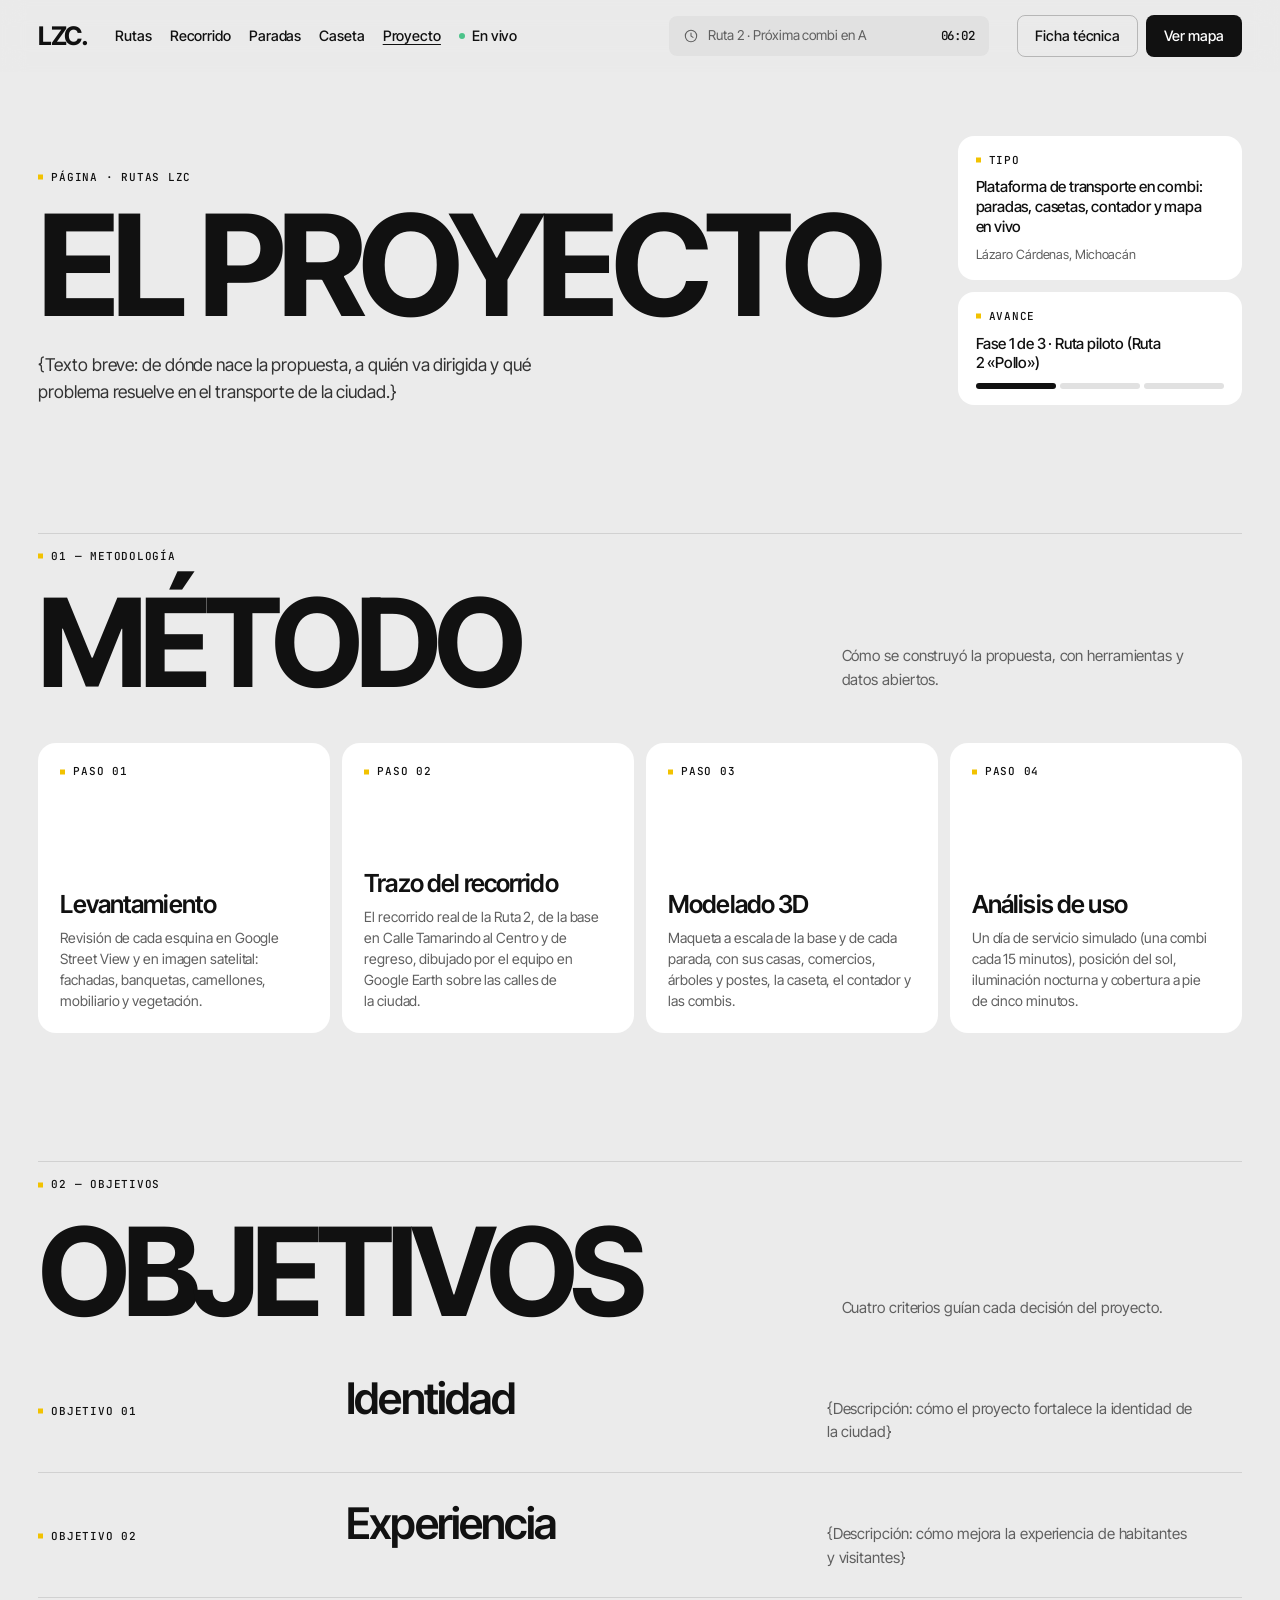
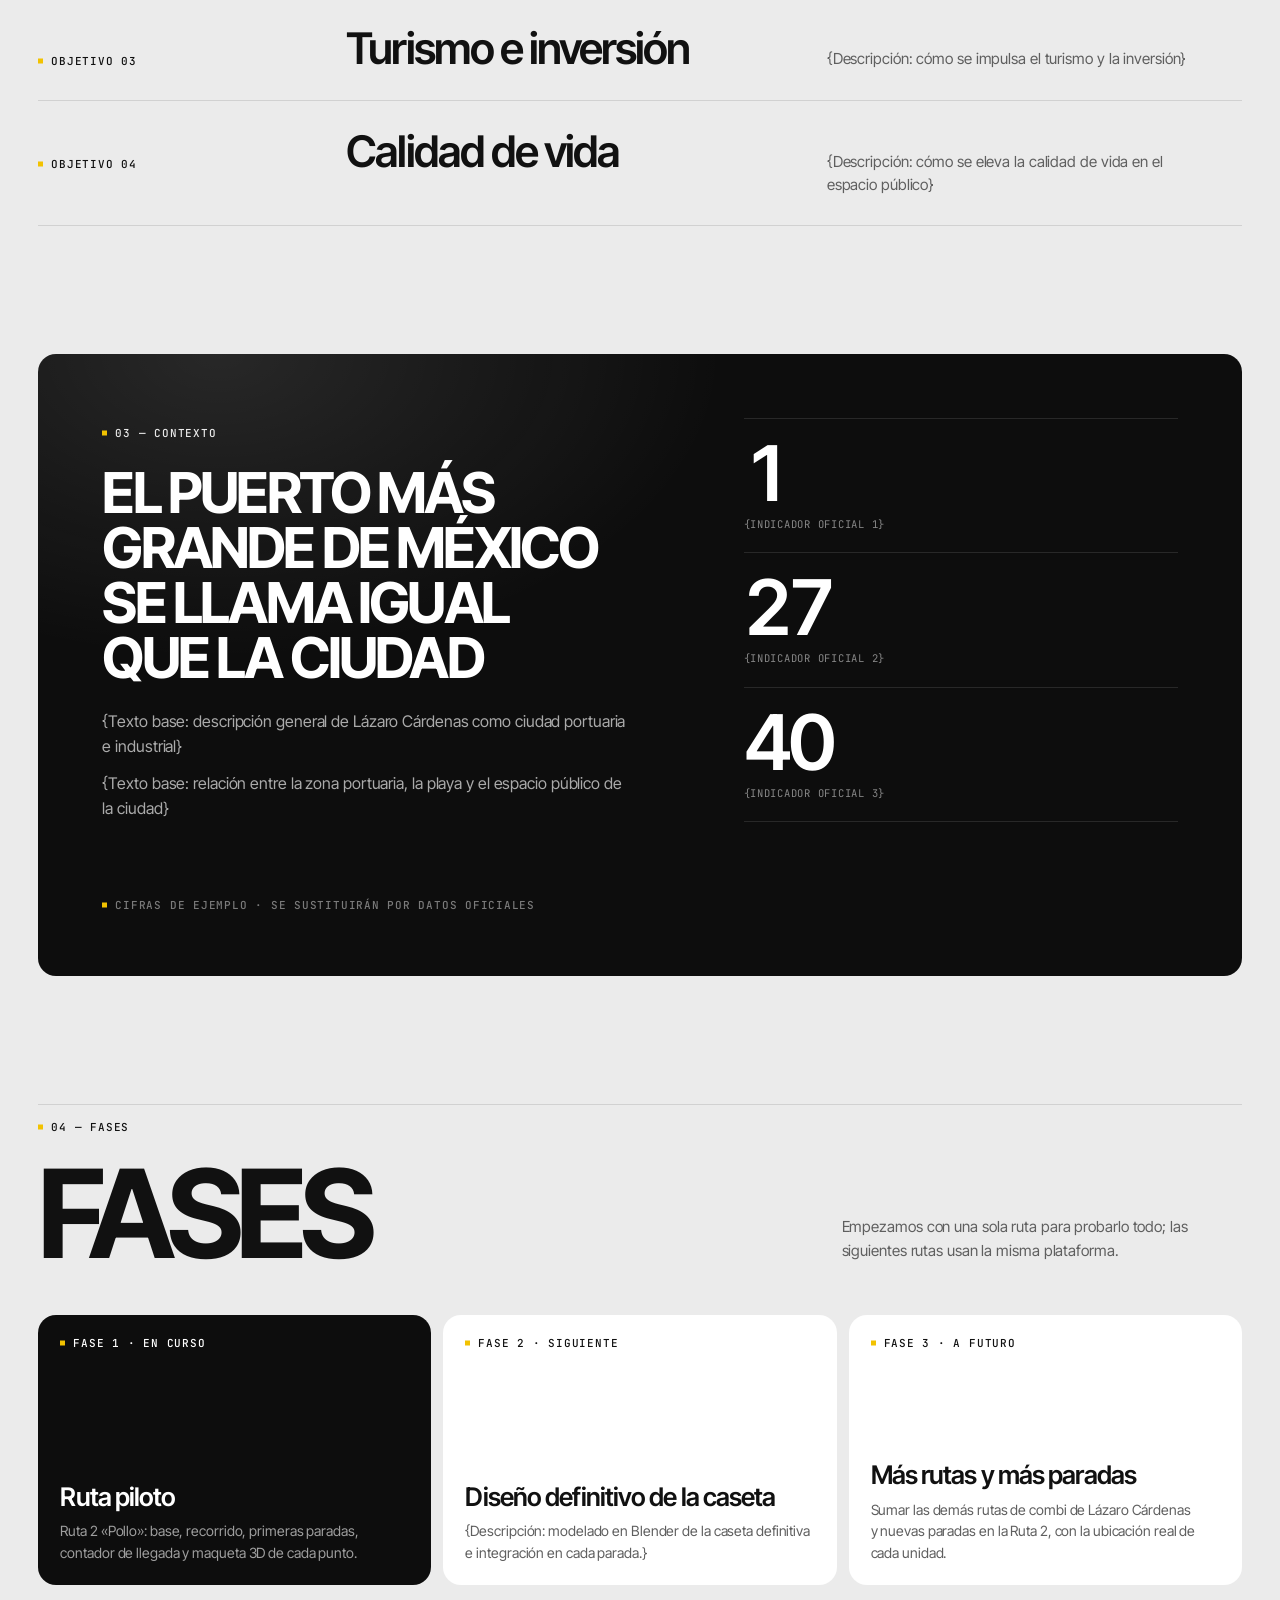
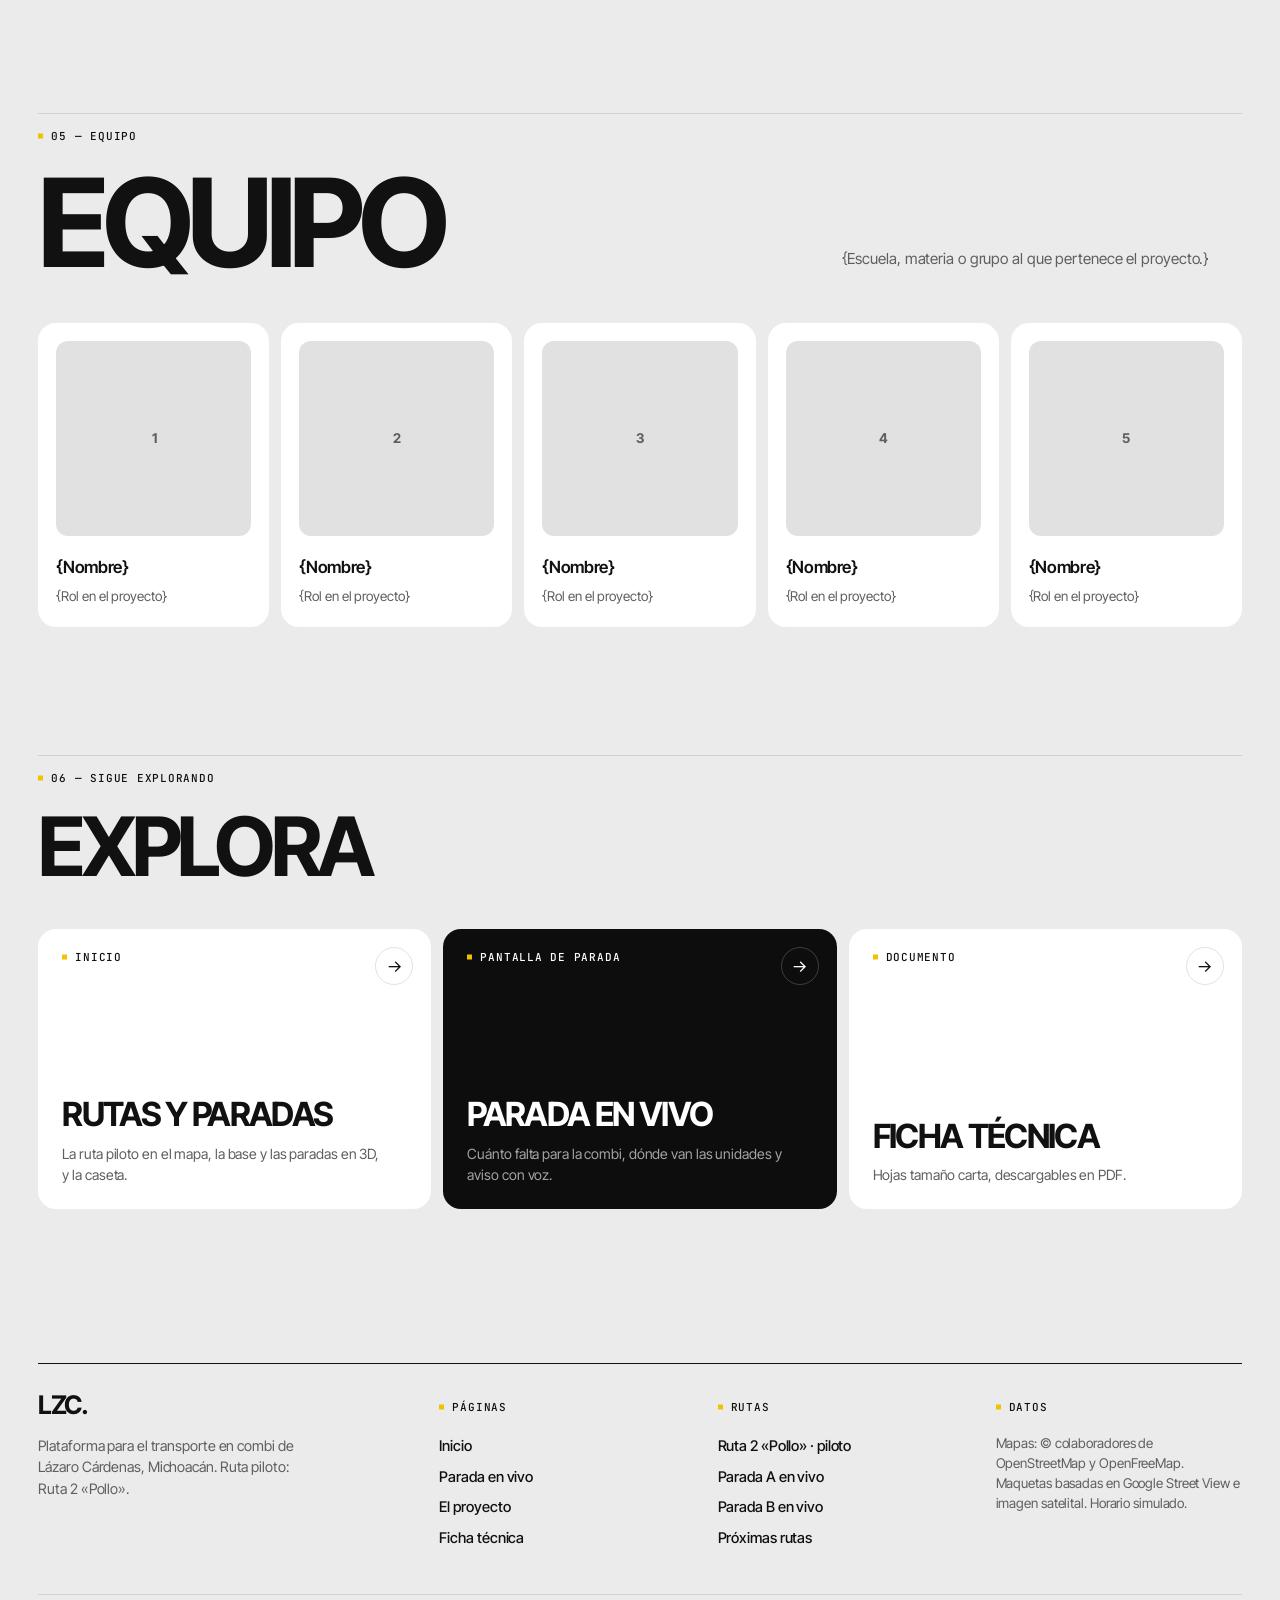
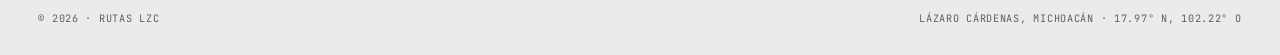
<file: proyecto.html>
<!DOCTYPE html>
<html lang="es">

<head>
    <meta charset="UTF-8">
    <meta name="viewport" content="width=device-width, initial-scale=1.0">
    <title>El proyecto · Rutas LZC</title>
    <meta name="description" content="Metodología, objetivos, fases y equipo de Rutas LZC, plataforma para el transporte en combi de Lázaro Cárdenas, Michoacán, con la Ruta 2 «Pollo» como ruta piloto.">

    <link rel="preconnect" href="https://fonts.googleapis.com">
    <link rel="preconnect" href="https://fonts.gstatic.com" crossorigin>
    <link href="https://fonts.googleapis.com/css2?family=Inter+Tight:ital,wght@0,400;0,500;0,600;0,700;1,400&family=JetBrains+Mono:wght@400;500&display=swap" rel="stylesheet">
    <link rel="stylesheet" href="styles.css">
</head>

<body>

    <header class="barra" id="barra">
        <div class="barra__interior">
            <a href="index.html" class="logo" aria-label="Rutas LZC, inicio">LZC.</a>
            <nav class="barra__nav" id="navLinks" aria-label="Secciones">
                <a href="index.html#rutas">Rutas</a>
                <a href="index.html#recorrido">Recorrido</a>
                <a href="index.html#paradas">Paradas</a>
                <a href="index.html#caseta">Caseta</a>
                <a href="proyecto.html" aria-current="page">Proyecto</a>
                <a href="parada.html?id=A" class="barra__vivo">En vivo</a>
            </nav>
            <a href="parada.html?id=A" class="barra__busca" aria-label="Próxima combi en la Parada A">
                <svg viewBox="0 0 24 24" aria-hidden="true"><circle cx="12" cy="12" r="8.5" fill="none" stroke="currentColor" stroke-width="1.6"/><path d="M12 7.5V12l3 2" fill="none" stroke="currentColor" stroke-width="1.6" stroke-linecap="round"/></svg>
                <span>Ruta 2 · Próxima combi en A</span>
                <strong data-eta="A">—</strong>
            </a>
            <div class="barra__acciones">
                <a href="ficha-tecnica.html" class="boton boton--borde">Ficha técnica</a>
                <a href="index.html#mapa" class="boton boton--negro">Ver mapa</a>
            </div>
            <button class="barra__menu" id="navToggle" aria-label="Abrir menú" aria-expanded="false" aria-controls="navLinks">
                <span></span><span></span>
            </button>
        </div>
    </header>

    <main>
        <header class="pagina-cabeza">
            <div>
                <p class="mono-etiqueta">Página · Rutas LZC</p>
                <h1>El proyecto</h1>
                <p class="pagina-cabeza__texto">{Texto breve: de dónde nace la propuesta, a quién va dirigida y qué problema resuelve en el transporte de la ciudad.}</p>
            </div>
            <aside class="portada__lado" aria-label="Resumen del proyecto">
                <article class="dato">
                    <p class="mono-etiqueta">Tipo</p>
                    <p class="dato__texto">Plataforma de transporte en combi: paradas, casetas, contador y mapa en vivo</p>
                    <p class="dato__nota">Lázaro Cárdenas, Michoacán</p>
                </article>
                <article class="dato">
                    <p class="mono-etiqueta">Avance</p>
                    <p class="dato__texto">Fase 1 de 3 · Ruta piloto (Ruta 2 «Pollo»)</p>
                    <div class="avance" aria-label="Fase 1 de 3"><span class="is-hecho"></span><span></span><span></span></div>
                </article>
            </aside>
        </header>

        <!-- ===== METODOLOGÍA ===== -->
        <section class="seccion" id="metodologia">
            <header class="seccion__cabeza">
                <p class="mono-etiqueta">01 — Metodología</p>
                <h2>Método</h2>
                <p>Cómo se construyó la propuesta, con herramientas y datos abiertos.</p>
            </header>
            <ol class="tarjetas">
                <li>
                    <span class="mono-etiqueta">Paso 01</span>
                    <h3>Levantamiento</h3>
                    <p>Revisión de cada esquina en Google Street View y en imagen satelital: fachadas, banquetas, camellones, mobiliario y vegetación.</p>
                </li>
                <li>
                    <span class="mono-etiqueta">Paso 02</span>
                    <h3>Trazo del recorrido</h3>
                    <p>El recorrido real de la Ruta 2, de la base en Calle Tamarindo al Centro y de regreso, dibujado por el equipo en Google Earth sobre las calles de la ciudad.</p>
                </li>
                <li>
                    <span class="mono-etiqueta">Paso 03</span>
                    <h3>Modelado 3D</h3>
                    <p>Maqueta a escala de la base y de cada parada, con sus casas, comercios, árboles y postes, la caseta, el contador y las combis.</p>
                </li>
                <li>
                    <span class="mono-etiqueta">Paso 04</span>
                    <h3>Análisis de uso</h3>
                    <p>Un día de servicio simulado (una combi cada 15 minutos), posición del sol, iluminación nocturna y cobertura a pie de cinco minutos.</p>
                </li>
            </ol>
        </section>

        <!-- ===== OBJETIVOS ===== -->
        <section class="seccion" id="objetivos">
            <header class="seccion__cabeza">
                <p class="mono-etiqueta">02 — Objetivos</p>
                <h2>Objetivos</h2>
                <p>Cuatro criterios guían cada decisión del proyecto.</p>
            </header>
            <div class="lista-grande">
                <article><span class="mono-etiqueta">Objetivo 01</span><h3>Identidad</h3><p>{Descripción: cómo el proyecto fortalece la identidad de la ciudad}</p></article>
                <article><span class="mono-etiqueta">Objetivo 02</span><h3>Experiencia</h3><p>{Descripción: cómo mejora la experiencia de habitantes y visitantes}</p></article>
                <article><span class="mono-etiqueta">Objetivo 03</span><h3>Turismo e inversión</h3><p>{Descripción: cómo se impulsa el turismo y la inversión}</p></article>
                <article><span class="mono-etiqueta">Objetivo 04</span><h3>Calidad de vida</h3><p>{Descripción: cómo se eleva la calidad de vida en el espacio público}</p></article>
            </div>
        </section>

        <!-- ===== CONTEXTO ===== -->
        <section class="seccion" id="puerto">
            <div class="contexto">
                <div class="contexto__texto">
                    <p class="mono-etiqueta">03 — Contexto</p>
                    <h2>El puerto más grande de México se llama igual que la ciudad</h2>
                    <p>{Texto base: descripción general de Lázaro Cárdenas como ciudad portuaria e industrial}</p>
                    <p>{Texto base: relación entre la zona portuaria, la playa y el espacio público de la ciudad}</p>
                </div>
                <dl class="contexto__cifras">
                    <div><dd>1</dd><dt>{Indicador oficial 1}</dt></div>
                    <div><dd>27</dd><dt>{Indicador oficial 2}</dt></div>
                    <div><dd>40</dd><dt>{Indicador oficial 3}</dt></div>
                </dl>
                <p class="contexto__nota mono-etiqueta">Cifras de ejemplo · se sustituirán por datos oficiales</p>
            </div>
        </section>

        <!-- ===== FASES ===== -->
        <section class="seccion" id="fases">
            <header class="seccion__cabeza">
                <p class="mono-etiqueta">04 — Fases</p>
                <h2>Fases</h2>
                <p>Empezamos con una sola ruta para probarlo todo; las siguientes rutas usan la misma plataforma.</p>
            </header>
            <ol class="fases">
                <li class="fase fase--actual">
                    <span class="mono-etiqueta">Fase 1 · En curso</span>
                    <h3>Ruta piloto</h3>
                    <p>Ruta 2 «Pollo»: base, recorrido, primeras paradas, contador de llegada y maqueta 3D de cada punto.</p>
                </li>
                <li class="fase">
                    <span class="mono-etiqueta">Fase 2 · Siguiente</span>
                    <h3>Diseño definitivo de la caseta</h3>
                    <p>{Descripción: modelado en Blender de la caseta definitiva e integración en cada parada.}</p>
                </li>
                <li class="fase">
                    <span class="mono-etiqueta">Fase 3 · A futuro</span>
                    <h3>Más rutas y más paradas</h3>
                    <p>Sumar las demás rutas de combi de Lázaro Cárdenas y nuevas paradas en la Ruta 2, con la ubicación real de cada unidad.</p>
                </li>
            </ol>
        </section>

        <!-- ===== EQUIPO ===== -->
        <section class="seccion" id="equipo">
            <header class="seccion__cabeza">
                <p class="mono-etiqueta">05 — Equipo</p>
                <h2>Equipo</h2>
                <p>{Escuela, materia o grupo al que pertenece el proyecto.}</p>
            </header>
            <div class="equipo equipo--cinco">
                <article class="persona"><span class="persona__foto" aria-hidden="true">1</span><strong>{Nombre}</strong><span>{Rol en el proyecto}</span></article>
                <article class="persona"><span class="persona__foto" aria-hidden="true">2</span><strong>{Nombre}</strong><span>{Rol en el proyecto}</span></article>
                <article class="persona"><span class="persona__foto" aria-hidden="true">3</span><strong>{Nombre}</strong><span>{Rol en el proyecto}</span></article>
                <article class="persona"><span class="persona__foto" aria-hidden="true">4</span><strong>{Nombre}</strong><span>{Rol en el proyecto}</span></article>
                <article class="persona"><span class="persona__foto" aria-hidden="true">5</span><strong>{Nombre}</strong><span>{Rol en el proyecto}</span></article>
            </div>
        </section>

        <!-- ===== MÁS ===== -->
        <section class="seccion" id="mas">
            <header class="seccion__cabeza seccion__cabeza--chica">
                <p class="mono-etiqueta">06 — Sigue explorando</p>
                <h2>Explora</h2>
            </header>
            <div class="explora">
                <a href="index.html" class="explora__tarjeta">
                    <span class="mono-etiqueta">Inicio</span>
                    <strong>Rutas y paradas</strong>
                    <span class="explora__desc">La ruta piloto en el mapa, la base y las paradas en 3D, y la caseta.</span>
                    <span class="explora__ir" aria-hidden="true">→</span>
                </a>
                <a href="parada.html?id=A" class="explora__tarjeta explora__tarjeta--oscura">
                    <span class="mono-etiqueta">Pantalla de parada</span>
                    <strong>Parada en vivo</strong>
                    <span class="explora__desc">Cuánto falta para la combi, dónde van las unidades y aviso con voz.</span>
                    <span class="explora__ir" aria-hidden="true">→</span>
                </a>
                <a href="ficha-tecnica.html" class="explora__tarjeta">
                    <span class="mono-etiqueta">Documento</span>
                    <strong>Ficha técnica</strong>
                    <span class="explora__desc">Hojas tamaño carta, descargables en PDF.</span>
                    <span class="explora__ir" aria-hidden="true">→</span>
                </a>
            </div>
        </section>
    </main>

    <footer class="pie">
        <div class="pie__rejilla">
            <div class="pie__marca">
                <a href="index.html" class="logo">LZC.</a>
                <p>Plataforma para el transporte en combi de Lázaro Cárdenas, Michoacán. Ruta piloto: Ruta 2 «Pollo».</p>
            </div>
            <nav aria-label="Páginas">
                <p class="mono-etiqueta">Páginas</p>
                <ul class="pie__enlaces">
                    <li><a href="index.html">Inicio</a></li>
                    <li><a href="parada.html?id=A">Parada en vivo</a></li>
                    <li><a href="proyecto.html">El proyecto</a></li>
                    <li><a href="ficha-tecnica.html">Ficha técnica</a></li>
                </ul>
            </nav>
            <nav aria-label="Rutas">
                <p class="mono-etiqueta">Rutas</p>
                <ul class="pie__enlaces">
                    <li><a href="index.html#rutas">Ruta 2 «Pollo» · piloto</a></li>
                    <li><a href="parada.html?id=A">Parada A en vivo</a></li>
                    <li><a href="parada.html?id=B">Parada B en vivo</a></li>
                    <li><a href="index.html#rutas">Próximas rutas</a></li>
                </ul>
            </nav>
            <div>
                <p class="mono-etiqueta">Datos</p>
                <p class="pie__nota">Mapas: © colaboradores de OpenStreetMap y OpenFreeMap. Maquetas basadas en Google Street View e imagen satelital. Horario simulado.</p>
            </div>
        </div>
        <div class="pie__base">
            <span>© 2026 · Rutas LZC</span>
            <span>Lázaro Cárdenas, Michoacán · 17.97°&nbsp;N, 102.22°&nbsp;O</span>
        </div>
    </footer>

    <script src="ruta-2.js"></script>
    <script src="horario.js"></script>
    <script src="comun.js"></script>
</body>

</html>
</file>
<file: ficha.css>
/* =====================================================================
   Ficha técnica · hojas tamaño carta (8.5 × 11 in)
   En pantalla se ven como hojas sobre la mesa; al imprimir o guardar
   como PDF sale una hoja por página, sin la barra de herramientas.
   ===================================================================== */

:root {
    --tinta: #111111;
    --gris: #5F5F5F;
    --gris-claro: #9A9A9A;
    --linea: #D9D9D9;
    --amarillo: #F2C200;
    --f-texto: "Inter Tight", "Helvetica Neue", Arial, sans-serif;
    --f-mono: "JetBrains Mono", ui-monospace, Consolas, monospace;
}

*,
*::before,
*::after {
    box-sizing: border-box;
    margin: 0;
    padding: 0;
}

body {
    font-family: var(--f-texto);
    font-size: 9.5pt;
    line-height: 1.45;
    letter-spacing: -0.005em;
    color: var(--tinta);
    background: #DCDCDC;
    font-kerning: normal;
    text-rendering: optimizeLegibility;
    -webkit-font-smoothing: antialiased;
    -webkit-print-color-adjust: exact;
    print-color-adjust: exact;
}

img,
svg {
    display: block;
    max-width: 100%;
}

a {
    color: inherit;
}

ol,
ul {
    list-style: none;
}

p {
    text-wrap: pretty;
}

/* ---------- Barra de herramientas ---------- */

.herramientas {
    position: sticky;
    top: 0;
    z-index: 5;
    display: flex;
    align-items: center;
    gap: 20px;
    padding: 10px 16px;
    background: #0D0D0D;
    color: #fff;
    font-size: 14px;
}

.herramientas__volver {
    display: inline-flex;
    align-items: center;
    gap: 6px;
    text-decoration: none;
    color: rgba(255, 255, 255, .8);
}

.herramientas__volver svg {
    width: 18px;
    height: 18px;
}

.herramientas__volver:hover {
    color: #fff;
}

.herramientas__titulo {
    font-weight: 500;
}

.herramientas__titulo b {
    font-weight: 700;
    letter-spacing: -0.06em;
    margin-right: 6px;
}

.herramientas__titulo span {
    margin-left: 10px;
    font-family: var(--f-mono);
    font-size: 11px;
    letter-spacing: .06em;
    text-transform: uppercase;
    color: rgba(255, 255, 255, .5);
}

.herramientas__acciones {
    display: flex;
    gap: 8px;
    margin-left: auto;
}

.btn {
    display: inline-flex;
    align-items: center;
    gap: 8px;
    min-height: 38px;
    padding: 0 15px;
    border-radius: 8px;
    border: 1px solid transparent;
    font: 500 14px var(--f-texto);
    text-decoration: none;
    cursor: pointer;
    background: none;
    color: #fff;
}

.btn svg {
    width: 16px;
    height: 16px;
}

.btn--borde {
    border-color: rgba(255, 255, 255, .3);
}

.btn--borde:hover {
    border-color: #fff;
}

.btn--claro {
    background: #fff;
    color: var(--tinta);
}

.btn--claro:hover {
    background: #E6E6E6;
}

/* ---------- Hojas ---------- */

.documento {
    display: flex;
    flex-direction: column;
    align-items: center;
    gap: 28px;
    padding: 32px 16px 80px;
}

.hoja {
    display: flex;
    flex-direction: column;
    width: 8.5in;
    height: 11in;
    padding: .5in .6in .45in;
    background: #fff;
    box-shadow: 0 1px 2px rgba(0, 0, 0, .08), 0 14px 40px rgba(0, 0, 0, .12);
    overflow: hidden;
    scroll-margin-top: 80px;
}

.hoja__cabeza,
.hoja__pie {
    display: flex;
    justify-content: space-between;
    align-items: baseline;
    gap: 12pt;
    font-family: var(--f-mono);
    font-size: 7pt;
    letter-spacing: .08em;
    text-transform: uppercase;
}

.hoja__cabeza {
    padding-bottom: 7pt;
    border-bottom: 1pt solid var(--tinta);
}

.marca {
    font-family: var(--f-texto);
    font-size: 13pt;
    font-weight: 700;
    letter-spacing: -0.06em;
    text-transform: none;
}

.hoja__pie {
    padding-top: 7pt;
    border-top: .5pt solid var(--linea);
    color: var(--gris);
}

.hoja__cuerpo {
    flex: 1;
    display: flex;
    flex-direction: column;
    min-height: 0;
    padding: 20pt 0 14pt;
}

/* Tipografía */
h1 {
    margin-top: 10pt;
    font-size: 66pt;
    font-weight: 700;
    line-height: .86;
    letter-spacing: -0.058em;
    text-transform: uppercase;
    font-feature-settings: "kern", "case";
}

h2 {
    margin: 7pt 0 4pt;
    font-size: 25pt;
    font-weight: 700;
    line-height: .95;
    letter-spacing: -0.048em;
    text-transform: uppercase;
    font-feature-settings: "kern", "case";
}

.etiqueta {
    display: flex;
    align-items: center;
    gap: 6pt;
    margin-bottom: 6pt;
    font-family: var(--f-mono);
    font-size: 7pt;
    font-weight: 500;
    letter-spacing: .08em;
    text-transform: uppercase;
}

.etiqueta::before {
    content: "";
    width: 4.5pt;
    height: 4.5pt;
    background: var(--amarillo);
}

.etiqueta--sep {
    margin-top: 12pt;
}

.subtitulo,
.portada__sub {
    font-size: 10.5pt;
    color: #333;
    max-width: 52ch;
}

.portada__sub {
    margin-top: 14pt;
    font-size: 12pt;
    line-height: 1.4;
}

.subtitulo {
    margin-bottom: 10pt;
}

.nota b {
    font-weight: 600;
    color: var(--tinta);
}

.nota {
    margin-top: auto;
    padding-top: 8pt;
    border-top: .5pt solid var(--linea);
    font-size: 7.5pt;
    color: var(--gris);
}

/* Imágenes */
.portada__imagen {
    margin: 18pt 0 4pt;
}

.portada__imagen img,
.foto img {
    width: 100%;
    height: auto;
    aspect-ratio: 16 / 8.2;
    object-fit: cover;
    border-radius: 5pt;
}

.foto img {
    aspect-ratio: 16 / 5.6;
}

.foto--chica {
    margin-top: 12pt;
}

.foto--chica img {
    aspect-ratio: 16 / 9;
}

figcaption {
    margin-top: 5pt;
    font-family: var(--f-mono);
    font-size: 6.5pt;
    letter-spacing: .06em;
    text-transform: uppercase;
    color: var(--gris);
}

/* Columnas */
.dos {
    display: grid;
    grid-template-columns: 1fr 1fr;
    gap: 22pt;
    margin-top: 16pt;
}

/* Tablas */
.tabla {
    width: 100%;
    border-collapse: collapse;
}

.tabla th,
.tabla td {
    padding: 5pt 0;
    border-bottom: .5pt solid var(--linea);
    text-align: left;
    vertical-align: top;
}

.tabla th {
    width: 38%;
    padding-right: 10pt;
    font-family: var(--f-mono);
    font-size: 6.5pt;
    font-weight: 500;
    letter-spacing: .07em;
    text-transform: uppercase;
    color: var(--gris);
    padding-top: 6.5pt;
}

.tabla td {
    font-size: 9pt;
    font-variant-numeric: tabular-nums;
}

.tabla--num thead th {
    width: auto;
    border-bottom: 1pt solid var(--tinta);
}

.tabla--num tbody th {
    width: auto;
    font-family: var(--f-texto);
    font-size: 9pt;
    letter-spacing: 0;
    text-transform: none;
    color: var(--tinta);
    padding-top: 5pt;
}

.tabla--num td,
.tabla--num thead th:not(:first-child) {
    text-align: right;
    white-space: nowrap;
}

.tabla--num .total th,
.tabla--num .total td {
    font-weight: 600;
    border-top: 1pt solid var(--tinta);
    border-bottom: 0;
}

/* Índice */
.indice li a {
    display: flex;
    align-items: baseline;
    gap: 8pt;
    padding: 5pt 0;
    border-bottom: .5pt dotted var(--gris-claro);
    text-decoration: none;
    font-size: 9pt;
}

.indice span {
    font-family: var(--f-mono);
    font-size: 7pt;
    color: var(--gris);
}

.indice b {
    margin-left: auto;
    font-weight: 500;
    font-variant-numeric: tabular-nums;
}

/* Listas */
.lista li {
    position: relative;
    padding: 2.6pt 0 2.6pt 12pt;
    font-size: 8.6pt;
    line-height: 1.4;
}

.lista li::before {
    content: "";
    position: absolute;
    left: 0;
    top: .78em;
    width: 4.5pt;
    height: 4.5pt;
    background: var(--tinta);
}

.lista--check li::before {
    background: var(--amarillo);
}

.lista--pendiente li::before {
    width: 6pt;
    height: 6pt;
    top: .68em;
    background: none;
    border: .8pt solid var(--tinta);
}

.calles {
    font-size: 8.5pt;
    line-height: 1.55;
    color: #333;
}

.observaciones {
    font-size: 9pt;
    color: var(--gris);
}

/* Plano del recorrido */
.plano-ruta {
    margin-top: 10pt;
}

.plano-ruta svg,
.mini-ruta {
    width: 100%;
    height: auto;
    border: .5pt solid var(--linea);
    border-radius: 4pt;
    background: #FBFBFB;
}

.pr-rejilla line {
    stroke: #EFEFEF;
    stroke-width: 1;
}

.pr-casco {
    fill: none;
    stroke: var(--tinta);
    stroke-width: 7;
    stroke-linejoin: round;
    stroke-linecap: round;
}

.pr-linea {
    fill: none;
    stroke: var(--amarillo);
    stroke-width: 4;
    stroke-linejoin: round;
    stroke-linecap: round;
}

.pr-base rect {
    fill: #fff;
    stroke: var(--tinta);
    stroke-width: 2.5;
}

.pr-parada rect {
    fill: var(--tinta);
    stroke: #fff;
    stroke-width: 2;
}

.pr-parada text {
    fill: #fff;
    font: 700 11px var(--f-texto);
    text-anchor: middle;
}

.pr-parada.is-tenue {
    opacity: .3;
}

.pr-parada.is-destacada rect {
    fill: var(--amarillo);
    stroke: var(--tinta);
}

.pr-parada.is-destacada text {
    fill: var(--tinta);
}

.pr-halo {
    fill: rgba(242, 194, 0, .3);
}

.pr-nombre,
.pr-parada .pr-nombre {
    fill: var(--tinta);
    font: 500 9px var(--f-mono);
    letter-spacing: .06em;
    text-anchor: start;
}

.pr-norte path {
    fill: var(--tinta);
}

.pr-norte text {
    font: 500 9px var(--f-mono);
    text-anchor: middle;
}

.pr-escala rect {
    fill: var(--tinta);
    stroke: var(--tinta);
    stroke-width: 1;
}

.pr-escala rect.is-blanco {
    fill: #fff;
}

.pr-escala text {
    font: 500 8px var(--f-mono);
    text-anchor: middle;
}

/* Plano de la caseta */
.plano {
    margin-top: 10pt;
    padding: 12pt 18pt 8pt;
    border: .5pt solid var(--linea);
    border-radius: 4pt;
    background-color: #fff;
    background-image: linear-gradient(#F1F1F1 1px, transparent 1px), linear-gradient(90deg, #F1F1F1 1px, transparent 1px);
    background-size: 14px 14px;
}

.plano svg {
    width: 82%;
    margin: 0 auto;
}

.pl-suelo line {
    stroke: var(--tinta);
    stroke-width: 1.5;
}

.pl-pieza {
    fill: #2E2E2E;
}

.pl-techo {
    fill: #1E3A5F;
    stroke: var(--tinta);
    stroke-width: 1;
}

.pl-led {
    stroke: #9ED8F5;
    stroke-width: 2;
}

.pl-vidrio {
    fill: #E6EEF1;
    stroke: #A3AFB4;
    stroke-width: 1;
}

.pl-acento {
    fill: #2F7D5B;
}

.pl-am {
    fill: var(--amarillo);
}

.pl-pantalla {
    fill: #0C1419;
    stroke: #4C5A62;
}

.pl-fino {
    stroke: #2E2E2E;
    stroke-width: 3;
}

.pl-cota line {
    stroke: var(--gris);
    stroke-width: 1;
}

.pl-cota text,
.pl-notas text {
    font-family: var(--f-mono);
    font-size: 10.5px;
    letter-spacing: .06em;
    fill: var(--gris);
}

.pl-notas text {
    text-anchor: middle;
    fill: var(--tinta);
}

.pl-vertical {
    writing-mode: vertical-rl;
}

/* Metodología */
.pasos {
    display: grid;
    grid-template-columns: repeat(4, 1fr);
    gap: 12pt;
    margin-top: 14pt;
}

.pasos li {
    padding-top: 8pt;
    border-top: 1.5pt solid var(--tinta);
}

.pasos b {
    display: block;
    font-family: var(--f-mono);
    font-size: 7pt;
    font-weight: 500;
    color: var(--gris);
}

.pasos strong {
    display: block;
    margin: 18pt 0 4pt;
    font-size: 11.5pt;
    font-weight: 600;
    letter-spacing: -0.025em;
}

.pasos span {
    display: block;
    font-size: 8.3pt;
    line-height: 1.45;
    color: var(--gris);
}

.firmas {
    display: grid;
    grid-template-columns: repeat(3, 1fr);
    gap: 26pt;
    margin-top: auto;
}

.firmas span {
    display: block;
    height: 42pt;
    border-bottom: 1pt solid var(--tinta);
}

.firmas p {
    margin-top: 6pt;
    text-align: center;
    font-family: var(--f-mono);
    font-size: 6.5pt;
    letter-spacing: .07em;
    text-transform: uppercase;
    color: var(--gris);
}

.firmas p b {
    font-family: var(--f-texto);
    font-size: 9pt;
    letter-spacing: 0;
    text-transform: none;
    color: var(--tinta);
    font-weight: 500;
}

/* Pantallas angostas: las hojas se reducen para caber */
@media (max-width: 900px) {
    .herramientas__titulo {
        display: none;
    }
    .hoja {
        zoom: .72;
    }
}

@media (max-width: 640px) {
    .documento {
        padding: 18px 8px 60px;
        gap: 16px;
    }
    .hoja {
        zoom: .44;
    }
    .btn--borde {
        display: none;
    }
}

/* ---------- Impresión / PDF ---------- */
@page {
    size: letter;
    margin: 0;
}

@media print {
    body {
        background: #fff;
    }
    .herramientas {
        display: none;
    }
    .documento {
        display: block;
        padding: 0;
    }
    .hoja {
        zoom: 1;
        box-shadow: none;
        break-after: page;
        page-break-after: always;
    }
    .hoja:last-child {
        break-after: auto;
        page-break-after: auto;
    }
}

/* ===== Caseta LZC y presupuesto ===== */
.foto--alta img { aspect-ratio: 16 / 9; }
.tres { display: grid; grid-template-columns: 1fr .55fr 1fr; gap: 12pt; margin-top: 12pt; align-items: start; }
.tres .foto--chica { margin-top: 0; }
.foto--mapa img { aspect-ratio: auto; height: 1.55in; width: auto; max-width: 100%; object-fit: contain; border: .5pt solid var(--linea); }
.dos--arriba { margin-top: 8pt; align-items: start; }

.pl-letrero { fill: #1B2433; }
.pl-mapa { fill: #F4F1E6; stroke: #2E2E2E; stroke-width: 1; }
.pl-madera { fill: #8A5A33; }
.pl-isa { fill: #1F5BB8; }
.pl-losa { fill: #CFCFCB; }

.tabla--compacta th,
.tabla--compacta td { padding: 2.2pt 0; font-size: 7.4pt; }
.tabla--compacta.tabla--num tbody th { font-size: 7.4pt; padding-right: 8pt; }
.tabla--compacta thead th { font-size: 6pt; }
.tabla--compacta td + td { padding-left: 8pt; }
.tabla--compacta sup { font-size: 5.5pt; color: var(--gris); }
.tabla--num .modulo th,
.tabla--num .modulo td {
    padding-top: 5pt;
    font-family: var(--f-mono);
    font-size: 6.6pt;
    font-weight: 500;
    letter-spacing: .05em;
    text-transform: uppercase;
    border-bottom: .75pt solid var(--tinta);
}
.tabla--num .modulo i { font-style: normal; color: var(--gris); text-transform: lowercase; }
.tabla--num tbody th[colspan] { text-align: left; }

.tabla--red td.letra { width: 18pt; }
.tabla--red td.letra b {
    display: inline-grid; place-items: center;
    width: 13pt; height: 13pt; border-radius: 3pt;
    background: var(--amarillo); font-size: 7pt;
}
.tabla--red tbody th { white-space: nowrap; }
.tabla--red tbody th i { font-style: normal; color: #2F7D5B; }
.tabla--red td { white-space: nowrap; }
.tabla--red td.lugares { white-space: normal; text-align: left; font-size: 6.9pt; line-height: 1.35; color: var(--gris); }
.tabla--red td.lugares i { font-style: normal; font-family: var(--f-mono); font-size: 6pt; color: var(--gris-claro); }
.tabla--red thead th:last-child { text-align: left; }
.plano-ruta--chico svg { max-height: 3.05in; }

.fuentes { margin: 4pt 0 0 12pt; font-size: 6.8pt; line-height: 1.45; color: var(--gris); }
.fuentes span { font-family: var(--f-mono); font-size: 6pt; color: var(--gris-claro); word-break: break-all; }
.foto--caseta img { aspect-ratio: 16 / 7.4; }
.dos--portada { margin-top: 12pt; }
.dos--portada .tabla th, .dos--portada .tabla td { padding: 3.6pt 0; }
.hoja--portada .indice li a { padding: 3pt 0; font-size: 8.5pt; }
.hoja--portada .portada__imagen img { aspect-ratio: 16 / 8; }
.hoja--portada .portada__imagen img { aspect-ratio: 16 / 6.4; }
.hoja--portada .indice li a { padding: 2.4pt 0; font-size: 8pt; }
.foto--caseta img { aspect-ratio: 16 / 6.6; }
#recorrido .plano-ruta svg { height: 3.1in; }
#recorrido .dos { margin-top: 10pt; }
.tabla--red td:nth-child(4) { padding-right: 8pt; }
.tabla--red thead th:nth-child(4) { text-align: right; padding-right: 8pt; }
.subtitulo sup { font-size: 70%; }
.miniaturas { display: grid; grid-template-columns: repeat(7, minmax(0, 1fr)); gap: 5pt; margin-top: 10pt; }
.miniaturas img { width: 100%; aspect-ratio: 16 / 10; object-fit: cover; border-radius: 3pt; display: block; }
.miniaturas figcaption { margin-top: 2pt; font-size: 5.6pt; letter-spacing: .02em; text-transform: none; white-space: nowrap; overflow: hidden; text-overflow: ellipsis; }
.miniaturas figcaption b { display: inline-grid; place-items: center; width: 8pt; height: 8pt; border-radius: 2pt; background: var(--amarillo); color: var(--tinta); font-size: 5pt; }
</file>
<file: styles.css>
/* =====================================================================
   Ruta 2 Pollo · Lázaro Cárdenas
   Estilo de galería de diseño: fondo gris claro, grotesca grande en
   mayúsculas, etiquetas en monoespaciada y fichas de datos a los lados.
   El amarillo solo marca la ruta y la combi.
   ===================================================================== */

:root {
    --fondo: #EBEBEB;
    --fondo-2: #E1E1E1;
    --blanco: #FFFFFF;
    --tinta: #111111;
    --negro: #0D0D0D;
    --gris: #5F5F5F;
    --gris-claro: #949494;
    --linea: rgba(17, 17, 17, .12);
    --linea-osc: rgba(255, 255, 255, .11);
    --amarillo: #F2C200;
    --amarillo-osc: #C99F00;
    --verde: #2F9D68;
    --verde-vivo: #4CC38A;

    /* nombres que usa el visor 3D */
    --concreto: #F2F2F2;
    --papel: var(--fondo);
    --asfalto: #161616;
    --asfalto-2: #1E1E1E;
    --asfalto-3: #2E2E2E;

    --f-titulo: "Inter Tight", "Helvetica Neue", Arial, sans-serif;
    --f-texto: "Inter Tight", "Helvetica Neue", Arial, sans-serif;
    --f-mono: "JetBrains Mono", ui-monospace, "SFMono-Regular", Consolas, monospace;

    --ancho: 1360px;
    --ancho-portada: 1480px;
    --margen: clamp(16px, 3vw, 40px);
    --r-ctrl: 8px;
    --r-panel: 18px;
    --r-chico: 12px;
}

*,
*::before,
*::after {
    box-sizing: border-box;
    margin: 0;
    padding: 0;
}

html {
    scroll-behavior: smooth;
    scroll-padding-top: 84px;
    -webkit-text-size-adjust: 100%;
}

body {
    font-family: var(--f-texto);
    font-size: 1rem;
    line-height: 1.55;
    letter-spacing: -0.006em;
    color: var(--tinta);
    background: var(--fondo);
    font-kerning: normal;
    font-feature-settings: "kern", "liga", "calt";
    text-rendering: optimizeLegibility;
    -webkit-font-smoothing: antialiased;
    -moz-osx-font-smoothing: grayscale;
}

::selection {
    background: var(--amarillo);
    color: var(--tinta);
}

img,
svg {
    display: block;
    max-width: 100%;
}

a {
    color: inherit;
    text-decoration-thickness: 1px;
    text-underline-offset: .22em;
}

button {
    font: inherit;
    letter-spacing: inherit;
    color: inherit;
    background: none;
    border: 0;
    cursor: pointer;
}

h1,
h2,
h3 {
    font-family: var(--f-titulo);
    line-height: 1.05;
    text-wrap: balance;
}

p {
    max-width: 66ch;
    text-wrap: pretty;
}

dd {
    margin: 0;
}

ul,
ol {
    list-style: none;
}

:focus-visible {
    outline: 2px solid var(--tinta);
    outline-offset: 3px;
    border-radius: 2px;
}

@media (prefers-reduced-motion: reduce) {
    html {
        scroll-behavior: auto;
    }
    *,
    *::before,
    *::after {
        transition-duration: .01ms !important;
        animation-duration: .01ms !important;
    }
}

/* Mayúsculas grandes: interletra cerrada y signos ajustados a la caja alta */
.mayus {
    text-transform: uppercase;
    font-feature-settings: "kern", "case";
}

/* Etiqueta monoespaciada con cuadrito: el sello del estilo */
.mono-etiqueta {
    display: inline-flex;
    align-items: center;
    gap: 8px;
    font-family: var(--f-mono);
    font-size: .6875rem;
    font-weight: 500;
    letter-spacing: .07em;
    text-transform: uppercase;
    line-height: 1.2;
    max-width: none;
}

.mono-etiqueta::before {
    content: "";
    flex: none;
    width: 5px;
    height: 5px;
    background: var(--amarillo);
    transform: translateY(-.5px);
}

.mono-etiqueta--suave {
    color: var(--gris);
}

.mono-etiqueta--suave::before {
    display: none;
}

.num {
    font-variant-numeric: tabular-nums;
}

/* ---------- Botones ---------- */

.boton {
    display: inline-flex;
    align-items: center;
    justify-content: center;
    gap: 8px;
    min-height: 42px;
    padding: 0 17px;
    border-radius: var(--r-ctrl);
    font-size: .9rem;
    font-weight: 500;
    letter-spacing: -0.005em;
    text-decoration: none;
    white-space: nowrap;
    border: 1px solid transparent;
    transition: background-color .15s ease, border-color .15s ease, color .15s ease;
}

.boton svg {
    width: 16px;
    height: 16px;
    flex: none;
}

.boton--negro,
.boton--primario {
    background: var(--tinta);
    color: var(--blanco);
}

.boton--negro:hover,
.boton--primario:hover {
    background: #2D2D2D;
}

.boton--borde,
.boton--linea {
    border-color: rgba(17, 17, 17, .24);
    color: var(--tinta);
}

.boton--borde:hover,
.boton--linea:hover {
    border-color: var(--tinta);
    background: rgba(255, 255, 255, .6);
}

.boton--claro {
    background: var(--blanco);
    color: var(--tinta);
}

.boton--claro:hover {
    background: #E9E9E9;
}

.boton--vidrio {
    background: rgba(255, 255, 255, .12);
    border-color: rgba(255, 255, 255, .24);
    color: var(--blanco);
    backdrop-filter: blur(8px);
}

.boton--vidrio:hover {
    background: rgba(255, 255, 255, .2);
}

.boton--ancho {
    width: 100%;
}

/* ---------- Barra superior ---------- */

.barra {
    position: sticky;
    top: 0;
    z-index: 50;
    background: rgba(235, 235, 235, .86);
    backdrop-filter: saturate(1.3) blur(12px);
    transition: box-shadow .2s ease;
}

.barra.is-scrolled {
    box-shadow: 0 1px 0 var(--linea);
}

.barra__interior {
    display: flex;
    align-items: center;
    gap: 28px;
    height: 72px;
    padding: 0 var(--margen);
}

.logo {
    font-weight: 700;
    font-size: 1.6rem;
    letter-spacing: -0.06em;
    line-height: 1;
    text-decoration: none;
}

.logo--claro {
    color: var(--blanco);
}

.barra__nav {
    display: flex;
    align-items: center;
    gap: 24px;
}

.barra__nav a {
    font-size: .9rem;
    font-weight: 500;
    text-decoration: none;
    padding: 6px 0;
}

.barra__nav a:hover,
.barra__nav a[aria-current="page"] {
    text-decoration: underline;
}

.barra__vivo {
    display: inline-flex;
    align-items: center;
    gap: 7px;
}

.barra__vivo::before {
    content: "";
    width: 6px;
    height: 6px;
    border-radius: 50%;
    background: var(--verde-vivo);
    animation: latido 2s ease-in-out infinite;
}

.barra__busca {
    flex: 1;
    max-width: 320px;
    display: flex;
    align-items: center;
    gap: 9px;
    height: 40px;
    padding: 0 14px;
    margin-left: auto;
    border-radius: var(--r-ctrl);
    background: var(--fondo-2);
    font-size: .85rem;
    color: var(--gris);
    text-decoration: none;
    transition: background-color .15s ease;
}

.barra__busca svg {
    width: 16px;
    height: 16px;
    flex: none;
}

.barra__busca span {
    flex: 1;
    white-space: nowrap;
    overflow: hidden;
    text-overflow: ellipsis;
}

.barra__busca strong {
    font-family: var(--f-mono);
    font-size: .78rem;
    font-weight: 500;
    color: var(--tinta);
    font-variant-numeric: tabular-nums;
}

.barra__busca:hover {
    background: #D7D7D7;
}

.barra__acciones {
    display: flex;
    gap: 8px;
}

.barra__menu {
    display: none;
    flex-direction: column;
    justify-content: center;
    gap: 6px;
    width: 42px;
    height: 42px;
    padding: 0 11px;
    border-radius: var(--r-ctrl);
    background: var(--tinta);
}

.barra__menu span {
    display: block;
    height: 1.5px;
    background: var(--blanco);
}

@keyframes latido {
    50% {
        opacity: .3;
    }
}

/* ---------- Portada ---------- */

.portada {
    padding: 26px var(--margen) 0;
}

.portada__meta {
    display: flex;
    flex-wrap: wrap;
    align-items: center;
    justify-content: center;
    gap: 10px 14px;
    max-width: none;
    font-size: .85rem;
    color: #333;
}

.etiqueta-caja {
    padding: 2px 9px 3px;
    border: 1px solid rgba(17, 17, 17, .24);
    border-radius: 5px;
    font-weight: 500;
    font-variant-numeric: tabular-nums;
    color: var(--tinta);
}

.portada__meta b {
    font-weight: 600;
}

.portada__meta small {
    font-size: .75rem;
    color: var(--gris);
}

.portada__titulo {
    margin: 20px 0 0;
    text-align: center;
    text-transform: uppercase;
    font-feature-settings: "kern", "case";
    font-weight: 700;
    font-size: clamp(3rem, 12vw, 12.6rem);
    line-height: .86;
    letter-spacing: -0.058em;
    white-space: nowrap;
}

.portada__autor {
    display: flex;
    align-items: center;
    justify-content: center;
    gap: 10px;
    max-width: none;
    margin-top: 24px;
    font-size: 1rem;
    font-weight: 500;
}

.portada__autor a {
    text-decoration: underline;
    text-underline-offset: .28em;
}

.portada__disco {
    display: grid;
    place-items: center;
    width: 34px;
    height: 34px;
    border-radius: 50%;
    background: var(--tinta);
    color: var(--blanco);
    font-size: .58rem;
    font-weight: 700;
    letter-spacing: -0.02em;
    box-shadow: inset 0 -3px 0 var(--amarillo);
}

.portada__rejilla {
    display: grid;
    grid-template-columns: 272px minmax(0, 1fr) 272px;
    gap: 12px;
    max-width: var(--ancho-portada);
    margin: clamp(36px, 4.5vw, 56px) auto 0;
}

.portada__lado {
    display: flex;
    flex-direction: column;
    gap: 12px;
}

/* Fichas de datos */
.dato {
    flex: 1;
    display: flex;
    flex-direction: column;
    gap: 10px;
    padding: 18px 18px 16px;
    border-radius: 16px;
    background: var(--blanco);
}

.dato__trazo {
    width: 100%;
    height: auto;
    margin: 2px 0 4px;
}

.trazo__casco {
    fill: none;
    stroke: var(--tinta);
    stroke-width: 5;
    stroke-linejoin: round;
    stroke-linecap: round;
}

.trazo__linea {
    fill: none;
    stroke: var(--amarillo);
    stroke-width: 2.6;
    stroke-linejoin: round;
    stroke-linecap: round;
}

.trazo__base {
    fill: var(--blanco);
    stroke: var(--tinta);
    stroke-width: 2;
}

.trazo__parada circle {
    fill: var(--tinta);
    stroke: var(--blanco);
    stroke-width: 1.5;
}

.trazo__parada text {
    fill: var(--blanco);
    font: 700 7px var(--f-texto);
    text-anchor: middle;
}

.dato__valor {
    font-size: 2rem;
    font-weight: 600;
    line-height: 1;
    letter-spacing: -0.045em;
    font-variant-numeric: tabular-nums;
}

.dato__nota {
    font-size: .8rem;
    line-height: 1.4;
    color: var(--gris);
}

.dato__texto {
    font-size: .95rem;
    font-weight: 500;
    line-height: 1.3;
    letter-spacing: -0.012em;
}

.dato__lista {
    display: grid;
    gap: 6px;
}

.dato__lista li {
    display: flex;
    align-items: center;
    gap: 9px;
    font-size: .84rem;
}

.dato__lista b,
.llegadas__letra {
    display: grid;
    place-items: center;
    flex: none;
    width: 20px;
    height: 20px;
    border-radius: 6px;
    background: var(--tinta);
    color: var(--blanco);
    font-size: .7rem;
    font-weight: 700;
}

.dato--oscuro {
    background: var(--negro);
    color: var(--blanco);
}

.dato__fila-cabeza {
    display: flex;
    align-items: center;
    justify-content: space-between;
}

.vivo {
    display: inline-flex;
    align-items: center;
    gap: 7px;
    font-family: var(--f-mono);
    font-size: .64rem;
    text-transform: uppercase;
    letter-spacing: .07em;
    color: rgba(255, 255, 255, .6);
}

.vivo::before {
    content: "";
    width: 6px;
    height: 6px;
    border-radius: 50%;
    background: var(--verde-vivo);
    animation: latido 2s ease-in-out infinite;
}

.llegadas__fila {
    display: grid;
    grid-template-columns: 20px minmax(0, 1fr) auto;
    align-items: center;
    gap: 10px;
    padding: 11px 0;
    border-top: 1px solid var(--linea-osc);
}

.llegadas__letra {
    background: var(--blanco);
    color: var(--tinta);
}

.llegadas__calle {
    font-size: .8rem;
    color: rgba(255, 255, 255, .62);
    white-space: nowrap;
    overflow: hidden;
    text-overflow: ellipsis;
}

.llegadas__tiempo {
    font-size: 1.7rem;
    font-weight: 600;
    letter-spacing: -0.04em;
    line-height: 1;
    font-variant-numeric: tabular-nums;
}

.llegadas__fila.is-llegando .llegadas__tiempo {
    color: var(--verde-vivo);
    font-size: .8rem;
    letter-spacing: .02em;
    text-transform: uppercase;
}

.dato__enlace {
    margin-top: auto;
    font-size: .8rem;
    color: rgba(255, 255, 255, .7);
    text-decoration: none;
}

.dato__enlace:hover {
    color: var(--blanco);
    text-decoration: underline;
}

.dato__pares {
    display: grid;
    grid-template-columns: 1fr 1fr;
    gap: 10px;
    margin-top: auto;
    padding-top: 12px;
    border-top: 1px solid var(--linea);
}

.dato__pares dt {
    font-family: var(--f-mono);
    font-size: .62rem;
    letter-spacing: .07em;
    text-transform: uppercase;
    color: var(--gris);
}

.dato__pares dd {
    margin-top: 3px;
    font-size: .92rem;
    font-weight: 500;
    font-variant-numeric: tabular-nums;
}

.avance {
    display: grid;
    grid-template-columns: repeat(3, 1fr);
    gap: 4px;
    margin-top: auto;
}

.avance span {
    height: 6px;
    border-radius: 3px;
    background: var(--fondo-2);
}

.avance .is-hecho {
    background: var(--tinta);
}

/* Vitrina: la maqueta 3D */
.vitrina {
    position: relative;
    min-height: 560px;
    border-radius: var(--r-panel);
    overflow: hidden;
    background: var(--negro);
    color: var(--blanco);
}

.vitrina img {
    position: absolute;
    inset: 0;
    width: 100%;
    height: 100%;
    object-fit: cover;
    transition: opacity .35s ease;
}

.vitrina img.is-cambiando {
    opacity: 0;
}

.vitrina::after {
    content: "";
    position: absolute;
    inset: 0;
    background: linear-gradient(to bottom, rgba(0, 0, 0, .55), rgba(0, 0, 0, 0) 24%, rgba(0, 0, 0, 0) 52%, rgba(0, 0, 0, .78));
    pointer-events: none;
}

.vitrina__arriba,
.vitrina__abajo {
    position: absolute;
    left: 22px;
    right: 18px;
    z-index: 2;
    display: flex;
    justify-content: space-between;
    gap: 16px;
}

.vitrina__arriba {
    top: 18px;
    align-items: center;
}

.vitrina__abajo {
    bottom: 20px;
    align-items: flex-end;
    flex-wrap: wrap;
}

.vitrina__tabs {
    display: flex;
    padding: 3px;
    border-radius: 10px;
    background: rgba(0, 0, 0, .42);
    border: 1px solid rgba(255, 255, 255, .14);
    backdrop-filter: blur(10px);
}

.vitrina__tabs button {
    padding: 6px 12px;
    border-radius: 7px;
    font-size: .8rem;
    font-weight: 500;
    color: rgba(255, 255, 255, .78);
}

.vitrina__tabs button[aria-selected="true"] {
    background: var(--blanco);
    color: var(--tinta);
}

.vitrina__nombre {
    font-size: clamp(2.2rem, 3.6vw, 3.4rem);
    font-weight: 700;
    line-height: .88;
    letter-spacing: -0.05em;
    text-transform: uppercase;
    font-feature-settings: "kern", "case";
}

.vitrina__calle {
    margin-top: 10px;
    font-family: var(--f-mono);
    font-size: .6875rem;
    letter-spacing: .07em;
    text-transform: uppercase;
    color: rgba(255, 255, 255, .72);
}

.vitrina__acciones {
    display: flex;
    gap: 8px;
}

/* Línea del recorrido */
.linea-ruta {
    max-width: var(--ancho-portada);
    margin: 12px auto 0;
    padding: 18px 26px 6px;
    border-radius: var(--r-panel);
    background: var(--negro);
    color: var(--blanco);
}

.linea-ruta__cabeza {
    display: flex;
    justify-content: space-between;
    gap: 16px;
}

.linea-ruta__cabeza .mono-etiqueta--suave {
    color: rgba(255, 255, 255, .5);
}

.diagrama {
    padding: 34px 10px 0;
}

.diagrama__linea {
    position: relative;
    height: 64px;
}

.diagrama__linea::before {
    content: "";
    position: absolute;
    left: 0;
    right: 0;
    top: 6px;
    height: 3px;
    border-radius: 2px;
    background: var(--amarillo);
}

.estacion {
    position: absolute;
    left: var(--pos);
    top: 0;
    transform: translateX(-7px);
    display: grid;
    justify-items: start;
    gap: 2px;
    text-align: left;
    color: var(--blanco);
    padding: 0;
}

.estacion__punto {
    width: 15px;
    height: 15px;
    border-radius: 50%;
    background: var(--negro);
    border: 3px solid var(--blanco);
    font-size: 0;
    margin-bottom: 11px;
    transition: transform .15s ease, background-color .15s ease;
}

.estacion--base .estacion__punto,
.estacion--fin .estacion__punto {
    border-radius: 3px;
    background: var(--blanco);
}

.estacion__nombre {
    font-family: var(--f-mono);
    font-size: .6875rem;
    font-weight: 500;
    text-transform: uppercase;
    letter-spacing: .06em;
    white-space: nowrap;
}

.estacion__calle {
    font-size: .78rem;
    color: rgba(255, 255, 255, .5);
    white-space: nowrap;
}

button.estacion:hover .estacion__punto {
    transform: scale(1.25);
}

.estacion.is-here .estacion__punto {
    background: var(--amarillo);
}

.estacion--fin {
    color: rgba(255, 255, 255, .55);
    transform: translateX(calc(-100% + 8px));
    justify-items: end;
    text-align: right;
}

.diagrama__combi {
    position: absolute;
    top: -20px;
    left: 0;
    width: 38px;
    height: 18px;
    margin-left: -19px;
    z-index: 2;
    background: url("img/combi.svg") center / contain no-repeat;
    filter: drop-shadow(0 2px 3px rgba(0, 0, 0, .55));
    pointer-events: none;
}

.diagrama__combi[hidden] {
    display: none;
}

/* ---------- Barra flotante ---------- */

.flotante {
    position: fixed;
    left: 50%;
    bottom: 18px;
    z-index: 40;
    display: flex;
    align-items: center;
    gap: 4px;
    padding: 5px;
    border-radius: 13px;
    background: rgba(18, 18, 18, .94);
    border: 1px solid rgba(255, 255, 255, .08);
    box-shadow: 0 18px 40px rgba(0, 0, 0, .28);
    backdrop-filter: blur(10px);
    transform: translate(-50%, 150%);
    opacity: 0;
    transition: transform .35s cubic-bezier(.2, .8, .2, 1), opacity .25s ease;
}

.flotante.is-visible {
    transform: translate(-50%, 0);
    opacity: 1;
}

.mapa-abierto .flotante {
    display: none;
}

.flotante__logo,
.flotante__link,
.flotante__boton {
    display: grid;
    place-items: center;
    height: 44px;
    border-radius: 9px;
    text-decoration: none;
    font-size: .875rem;
    font-weight: 500;
    white-space: nowrap;
}

.flotante__logo {
    width: 48px;
    background: #222;
    color: var(--blanco);
    font-weight: 700;
    font-size: 1.05rem;
    letter-spacing: -0.06em;
}

.flotante__link {
    padding: 0 16px;
    color: rgba(255, 255, 255, .82);
    border: 1px solid rgba(255, 255, 255, .08);
}

.flotante__link:hover {
    background: #222;
    color: var(--blanco);
}

.flotante__boton {
    padding: 0 18px;
    margin-left: 4px;
    background: var(--blanco);
    color: var(--tinta);
}

.flotante__boton:hover {
    background: #E6E6E6;
}

/* ---------- Secciones ---------- */

.seccion {
    width: min(100% - 2 * var(--margen), var(--ancho));
    margin: 0 auto;
    padding: clamp(80px, 10vw, 140px) 0 0;
}

.seccion--intro {
    display: grid;
    grid-template-columns: 284px minmax(0, 1fr);
    gap: 12px;
    padding-top: clamp(90px, 11vw, 150px);
}

.seccion--intro .mono-etiqueta {
    padding-top: .9em;
}

.declaracion {
    max-width: 28ch;
    font-size: clamp(1.7rem, 3.5vw, 3.3rem);
    font-weight: 500;
    line-height: 1.07;
    letter-spacing: -0.036em;
}

.seccion__cabeza {
    display: grid;
    grid-template-columns: minmax(0, 1fr) minmax(260px, 400px);
    align-items: end;
    gap: 16px 48px;
    padding-top: 16px;
    border-top: 1px solid var(--linea);
    margin-bottom: clamp(30px, 3.6vw, 48px);
}

.seccion__cabeza .mono-etiqueta {
    grid-column: 1 / -1;
}

.seccion__cabeza h2 {
    margin-top: 10px;
    font-size: clamp(3.2rem, 9.6vw, 9.2rem);
    font-weight: 700;
    line-height: .88;
    letter-spacing: -0.058em;
    text-transform: uppercase;
    font-feature-settings: "kern", "case";
}

.seccion__cabeza--chica h2 {
    font-size: clamp(2.8rem, 6.4vw, 6rem);
}

.seccion__cabeza p:not(.mono-etiqueta) {
    color: var(--gris);
    font-size: .95rem;
    line-height: 1.55;
    padding-bottom: 6px;
}

/* Contenido con ficha lateral */
.con-lado {
    display: grid;
    grid-template-columns: 284px minmax(0, 1fr);
    gap: 12px;
    align-items: start;
}

.lado {
    position: sticky;
    top: 86px;
    display: flex;
    flex-direction: column;
    gap: 20px;
    padding: 20px;
    border-radius: var(--r-panel);
    background: var(--blanco);
}

.lado__nota {
    font-size: .78rem;
    line-height: 1.45;
    color: var(--gris);
}

.leyenda {
    display: grid;
    gap: 10px;
    padding-top: 16px;
    border-top: 1px solid var(--linea);
}

.leyenda li {
    display: flex;
    align-items: center;
    gap: 10px;
    font-size: .84rem;
}

.leyenda__linea {
    flex: none;
    width: 22px;
    height: 4px;
    border-radius: 2px;
    background: var(--amarillo);
    box-shadow: 0 0 0 1.5px var(--tinta);
}

.leyenda__parada {
    flex: none;
    display: grid;
    place-items: center;
    width: 22px;
    height: 22px;
    border-radius: 6px;
    background: var(--tinta);
    color: var(--blanco);
    font-size: .68rem;
    font-weight: 700;
}

.leyenda__base {
    flex: none;
    width: 22px;
    height: 14px;
    border-radius: 3px;
    border: 2px solid var(--tinta);
    background: var(--blanco);
}

/* ---------- Recorrido: mapa + panel ---------- */

.recorrido__marco {
    display: grid;
    grid-template-columns: minmax(0, 1fr) 330px;
    border-radius: var(--r-panel);
    overflow: hidden;
    background: var(--blanco);
}

.recorrido__mapa {
    position: relative;
    height: clamp(540px, 74vh, 760px);
    background: var(--concreto);
}

.recorrido__mapa.maplibregl-map {
    position: relative;
    font-family: var(--f-texto);
}

.mapa__aviso {
    position: absolute;
    inset: 0;
    display: grid;
    place-content: center;
    gap: 6px;
    text-align: center;
    padding: 24px;
    color: var(--gris);
}

.mapa__aviso strong {
    font-size: 1.1rem;
    font-weight: 600;
    color: var(--tinta);
}

.mapa__controles {
    position: absolute;
    left: 14px;
    right: 56px;
    bottom: 14px;
    z-index: 2;
    display: flex;
    flex-wrap: wrap;
    gap: 6px;
}

.chip {
    display: inline-flex;
    align-items: center;
    gap: 8px;
    min-height: 36px;
    padding: 0 13px;
    border-radius: var(--r-ctrl);
    font-size: .82rem;
    font-weight: 500;
    background: var(--blanco);
    border: 1px solid var(--linea);
    box-shadow: 0 2px 8px rgba(0, 0, 0, .08);
}

.chip:hover {
    border-color: var(--tinta);
}

.chip.is-active,
.chip--destacado {
    background: var(--tinta);
    border-color: var(--tinta);
    color: var(--blanco);
}

.chip--destacado:hover {
    background: #2D2D2D;
}

.chip__combi {
    flex: none;
    width: 28px;
    height: 13px;
    background: url("img/combi.svg") center / contain no-repeat;
}

/* Marcadores del mapa */
.marca {
    padding: 0;
    cursor: pointer;
    display: grid;
    justify-items: center;
}

.marca__palo {
    width: 2px;
    height: 10px;
    background: var(--tinta);
}

.marca__disco {
    display: grid;
    place-items: center;
    width: 32px;
    height: 32px;
    border-radius: 9px;
    background: var(--tinta);
    color: var(--blanco);
    border: 2px solid var(--blanco);
    box-shadow: 0 3px 10px rgba(0, 0, 0, .3);
    font-weight: 700;
    font-size: .88rem;
    transition: transform .15s ease, background-color .15s ease, color .15s ease;
}

.marca:hover .marca__disco,
.marca.is-selected .marca__disco {
    transform: scale(1.12);
    background: var(--amarillo);
    color: var(--tinta);
}

.marca__placa {
    display: inline-flex;
    align-items: center;
    gap: 6px;
    padding: 5px 10px 5px 8px;
    border-radius: 7px;
    background: var(--tinta);
    color: var(--blanco);
    font-family: var(--f-mono);
    font-size: .66rem;
    text-transform: uppercase;
    letter-spacing: .07em;
    box-shadow: 0 0 0 2px var(--blanco), 0 3px 10px rgba(0, 0, 0, .3);
    position: relative;
}

.marca__placa svg {
    width: 12px;
    height: 12px;
}

.marca__placa::after {
    content: "";
    position: absolute;
    left: 50%;
    bottom: -6px;
    margin-left: -5px;
    border: 5px solid transparent;
    border-top-color: var(--tinta);
    border-bottom: 0;
}

.marca--base.is-selected .marca__placa {
    box-shadow: 0 0 0 2px var(--amarillo), 0 3px 10px rgba(0, 0, 0, .3);
}

/* Panel lateral del mapa */
.panel {
    border-left: 1px solid var(--linea);
    padding: 22px 20px 20px;
    display: flex;
    flex-direction: column;
    gap: 18px;
    max-height: clamp(540px, 74vh, 760px);
    overflow-y: auto;
}

.panel__cabeza {
    display: flex;
    align-items: center;
    justify-content: space-between;
    gap: 10px;
}

.panel__cabeza h3 {
    font-size: 1.3rem;
    font-weight: 700;
    letter-spacing: -0.035em;
}

.sello {
    font-family: var(--f-mono);
    font-size: .62rem;
    letter-spacing: .07em;
    text-transform: uppercase;
    padding: 4px 8px 3px;
    border-radius: 5px;
    border: 1px solid var(--linea);
    color: var(--gris);
}

.panel__estado {
    font-size: .85rem;
    line-height: 1.45;
    padding: 11px 12px 11px 30px;
    border-radius: var(--r-ctrl);
    background: var(--concreto);
    position: relative;
}

.panel__estado::before {
    content: "";
    position: absolute;
    left: 12px;
    top: 50%;
    width: 8px;
    height: 8px;
    margin-top: -4px;
    border-radius: 50%;
    background: var(--gris-claro);
}

.panel__estado.is-moving::before {
    background: var(--amarillo);
    box-shadow: 0 0 0 3px rgba(242, 194, 0, .3);
}

.secuencia {
    position: relative;
}

.secuencia::before {
    content: "";
    position: absolute;
    left: 19px;
    top: 22px;
    bottom: 22px;
    width: 3px;
    background: var(--amarillo);
}

.secuencia button {
    position: relative;
    width: 100%;
    display: flex;
    align-items: center;
    gap: 14px;
    padding: 9px 10px 9px 4px;
    border-radius: var(--r-ctrl);
    text-align: left;
    transition: background-color .15s ease;
}

.secuencia button:hover,
.secuencia button.is-selected {
    background: var(--concreto);
}

.secuencia strong {
    display: block;
    font-weight: 600;
    font-size: .92rem;
    line-height: 1.3;
}

.secuencia small {
    display: block;
    font-size: .78rem;
    color: var(--gris);
}

.secuencia__marca {
    flex: none;
    width: 32px;
    height: 32px;
    border-radius: 9px;
    display: grid;
    place-items: center;
    background: var(--tinta);
    color: var(--blanco);
    border: 2px solid var(--blanco);
    font-weight: 700;
    font-size: .8rem;
}

.secuencia__marca--base {
    background: var(--blanco);
    border: 2px solid var(--tinta);
}

.secuencia button.is-here .secuencia__marca {
    background: var(--amarillo);
    color: var(--tinta);
}

.secuencia__eta {
    margin-left: auto;
    font-family: var(--f-mono);
    font-size: .74rem;
    font-variant-numeric: tabular-nums;
    color: var(--gris);
    white-space: nowrap;
}

.panel__detalle {
    border-top: 1px solid var(--linea);
    padding-top: 16px;
    display: grid;
    gap: 5px;
}

.panel__detalle h3 {
    font-size: 1.1rem;
    font-weight: 700;
    letter-spacing: -0.025em;
}

.panel__detalle p {
    font-size: .85rem;
    line-height: 1.45;
    color: var(--gris);
}

.panel__detalle .detalle__calle {
    color: var(--tinta);
}

.panel__detalle .detalle__eta {
    color: var(--tinta);
    margin-top: 4px;
}

.panel__detalle .detalle__eta strong {
    font-family: var(--f-mono);
    font-variant-numeric: tabular-nums;
    font-weight: 500;
}

.panel__detalle .boton {
    margin-top: 10px;
    width: 100%;
}

.panel__tramos {
    border-top: 1px solid var(--linea);
    padding-top: 12px;
    font-size: .85rem;
}

.panel__tramos summary {
    cursor: pointer;
    font-weight: 500;
}

.panel__tramos ul {
    margin-top: 8px;
}

.panel__tramos li {
    display: flex;
    justify-content: space-between;
    gap: 12px;
    padding: 6px 0;
    border-bottom: 1px solid var(--linea);
    color: var(--gris);
}

.panel__tramos li span:last-child {
    font-family: var(--f-mono);
    font-size: .76rem;
    color: var(--tinta);
    white-space: nowrap;
}

/* ---------- Mapa a pantalla completa ---------- */

body.mapa-abierto {
    overflow: hidden;
}

.mapa-completo {
    position: fixed;
    inset: 0;
    z-index: 90;
    display: grid;
    grid-template-rows: auto minmax(0, 1fr);
    background: var(--negro);
    opacity: 0;
    transition: opacity .22s ease;
}

.mapa-completo[hidden] {
    display: none;
}

.mapa-completo.is-open {
    opacity: 1;
}

.mapa-completo__barra {
    display: flex;
    align-items: center;
    gap: 20px;
    padding: 12px 14px 12px 20px;
    color: var(--blanco);
}

.mapa-completo__barra .mono-etiqueta {
    color: rgba(255, 255, 255, .85);
}

.mapa-completo__eta {
    margin-left: auto;
    font-size: .85rem;
    color: rgba(255, 255, 255, .65);
    white-space: nowrap;
}

.mapa-completo__eta b {
    font-family: var(--f-mono);
    font-weight: 500;
    font-variant-numeric: tabular-nums;
    color: var(--blanco);
}

.mapa-completo__cuerpo {
    min-height: 0;
    padding: 0 10px 10px;
}

.mapa-completo .recorrido__marco {
    height: 100%;
    grid-template-columns: minmax(0, 1fr) 350px;
    border-radius: 14px;
}

.mapa-completo .recorrido__mapa {
    height: 100%;
}

.mapa-completo .panel {
    max-height: none;
    height: 100%;
}

/* ---------- Fichas de paradas ---------- */

.fichas {
    display: grid;
    gap: 12px;
}

.parada {
    display: grid;
    grid-template-columns: minmax(0, 1.05fr) minmax(0, 1fr) minmax(0, .82fr);
    gap: clamp(20px, 2.6vw, 36px);
    padding: 14px;
    border-radius: var(--r-panel);
    background: var(--blanco);
}

.parada__foto {
    position: relative;
    border-radius: var(--r-chico);
    overflow: hidden;
    background: var(--concreto);
    min-height: 260px;
}

.parada__foto img {
    position: absolute;
    inset: 0;
    width: 100%;
    height: 100%;
    object-fit: cover;
}

.parada__sello {
    position: absolute;
    left: 12px;
    top: 12px;
    padding: 6px 9px;
    border-radius: 6px;
    background: rgba(17, 17, 17, .78);
    color: var(--blanco);
    backdrop-filter: blur(6px);
}

.parada__cuerpo {
    display: flex;
    flex-direction: column;
    padding: 12px 0 8px;
}

.parada__codigo {
    max-width: none;
}

.parada h3 {
    display: flex;
    align-items: flex-start;
    gap: .28em;
    margin-top: 20px;
    font-size: clamp(1.8rem, 2.5vw, 2.5rem);
    font-weight: 700;
    letter-spacing: -0.045em;
    text-transform: uppercase;
    font-feature-settings: "kern", "case";
    line-height: .98;
}

.parada__letra {
    flex: none;
    display: grid;
    place-items: center;
    width: 1.5em;
    height: 1.5em;
    margin-top: -.02em;
    border-radius: .3em;
    background: var(--tinta);
    color: var(--blanco);
    font-size: .6em;
    letter-spacing: 0;
}

.parada__calle {
    margin-top: 12px;
    color: var(--gris);
    font-size: .9rem;
    line-height: 1.45;
}

.parada__texto {
    margin-top: 16px;
    font-size: .95rem;
    line-height: 1.55;
}

.parada__placeholder {
    margin-top: 8px;
    font-size: .85rem;
    color: var(--gris);
}

.parada__acciones {
    margin-top: auto;
    padding-top: 22px;
    display: flex;
    flex-wrap: wrap;
    gap: 8px;
}

.parada__datos {
    display: flex;
    flex-direction: column;
    padding: 2px 2px 4px 0;
}

.parada__eta {
    display: flex;
    align-items: flex-end;
    justify-content: space-between;
    gap: 16px;
    max-width: none;
    padding: 16px 18px;
    margin-bottom: 10px;
    border-radius: var(--r-chico);
    background: var(--negro);
    color: var(--blanco);
}

.parada__eta .mono-etiqueta {
    align-self: flex-start;
}

.parada__eta strong {
    font-size: clamp(2.4rem, 3.6vw, 3.4rem);
    font-weight: 600;
    letter-spacing: -0.05em;
    font-variant-numeric: tabular-nums;
    line-height: .9;
}

.parada__eta.is-llegando strong {
    color: var(--verde-vivo);
    font-size: 1.3rem;
    letter-spacing: 0;
    text-transform: uppercase;
}

/* Tabla de datos */
.ficha div {
    display: grid;
    grid-template-columns: minmax(96px, 2fr) minmax(0, 5fr);
    gap: 14px;
    padding: 10px 0;
    border-bottom: 1px solid var(--linea);
    font-size: .88rem;
    line-height: 1.45;
}

.ficha dt {
    font-family: var(--f-mono);
    font-size: .64rem;
    letter-spacing: .07em;
    text-transform: uppercase;
    color: var(--gris);
    padding-top: .3em;
}

.ficha dd {
    font-variant-numeric: tabular-nums;
}

.ficha--lado div {
    grid-template-columns: auto minmax(0, 1fr);
    padding: 9px 0;
}

.ficha--lado div:first-child {
    padding-top: 0;
}

.ficha--lado dd {
    text-align: right;
    font-weight: 500;
}

/* ---------- Caseta ---------- */

.caseta {
    display: grid;
    grid-template-columns: minmax(0, 1.4fr) minmax(0, 1fr);
    gap: 12px;
}

.caseta__plano {
    display: flex;
    flex-direction: column;
    gap: 18px;
    border-radius: var(--r-panel);
    padding: 22px clamp(18px, 3vw, 36px) 26px;
    background-color: var(--blanco);
    background-image:
        linear-gradient(#F1F1F1 1px, transparent 1px),
        linear-gradient(90deg, #F1F1F1 1px, transparent 1px);
    background-size: 22px 22px;
}

.caseta__plano-cabeza {
    display: flex;
    justify-content: space-between;
    gap: 12px;
}

.caseta__plano svg {
    width: 100%;
    height: auto;
    margin: auto 0;
}

.caseta__texto {
    border-radius: var(--r-panel);
    background: var(--blanco);
    padding: clamp(18px, 2.6vw, 32px);
}

.caseta__acciones {
    margin-top: 24px;
    display: flex;
    flex-wrap: wrap;
    gap: 8px;
}

.caseta__foto {
    border-radius: var(--r-panel);
    overflow: hidden;
    background: var(--blanco);
}

.caseta__fotos {
    grid-column: 1 / -1;
    display: grid;
    grid-template-columns: 1fr 1fr;
    gap: 12px;
}

.caseta__foto img {
    width: 100%;
    height: auto;
    aspect-ratio: 16 / 9;
    object-fit: cover;
}

.caseta__foto figcaption {
    display: flex;
    align-items: center;
    gap: 14px;
    padding: 14px 18px;
    font-size: .84rem;
    color: var(--gris);
}

.plano__suelo line {
    stroke: var(--tinta);
    stroke-width: 1.5;
}

.plano__pieza {
    fill: #2E2E2E;
}

.plano__techo {
    fill: #1E3A5F;
    stroke: var(--tinta);
    stroke-width: 1;
}

.plano__led {
    stroke: #9ED8F5;
    stroke-width: 2;
}

.plano__vidrio {
    fill: #E6EEF1;
    stroke: #A3AFB4;
    stroke-width: 1;
}

.plano__acento {
    fill: #2F7D5B;
}

.plano__acento-am,
.plano__tactil {
    fill: var(--amarillo);
}

.plano__pantalla {
    fill: #0C1419;
    stroke: #4C5A62;
}

.plano__fino {
    stroke: #2E2E2E;
    stroke-width: 3;
}

.plano__cota line {
    stroke: var(--gris);
    stroke-width: 1;
}

.plano__cota text,
.plano__notas text {
    font-family: var(--f-mono);
    font-size: 10.5px;
    letter-spacing: .06em;
    fill: var(--gris);
}

.plano__notas text {
    text-anchor: middle;
    fill: var(--tinta);
}

.plano__vertical {
    writing-mode: vertical-rl;
}

/* ---------- Explora (enlaces a otras páginas) ---------- */

.explora {
    display: grid;
    grid-template-columns: repeat(3, minmax(0, 1fr));
    gap: 12px;
}

.explora__tarjeta {
    position: relative;
    display: flex;
    flex-direction: column;
    min-height: 280px;
    padding: 22px 24px 24px;
    border-radius: var(--r-panel);
    background: var(--blanco);
    text-decoration: none;
    transition: transform .2s ease, box-shadow .2s ease;
}

.explora__tarjeta:hover {
    transform: translateY(-3px);
    box-shadow: 0 16px 34px rgba(0, 0, 0, .08);
}

.explora__tarjeta strong {
    margin-top: auto;
    font-size: clamp(1.9rem, 2.6vw, 2.5rem);
    font-weight: 700;
    line-height: .95;
    letter-spacing: -0.05em;
    text-transform: uppercase;
    font-feature-settings: "kern", "case";
}

.explora__desc {
    margin-top: 12px;
    max-width: 40ch;
    font-size: .88rem;
    line-height: 1.5;
    color: var(--gris);
}

.explora__ir {
    position: absolute;
    top: 18px;
    right: 18px;
    display: grid;
    place-items: center;
    width: 38px;
    height: 38px;
    border-radius: 50%;
    border: 1px solid var(--linea);
    font-size: 1.05rem;
    transition: background-color .2s ease, color .2s ease, transform .2s ease;
}

.explora__tarjeta:hover .explora__ir {
    background: var(--tinta);
    color: var(--blanco);
    transform: rotate(-45deg);
}

.explora__tarjeta--oscura {
    background: var(--negro);
    color: var(--blanco);
}

.explora__tarjeta--oscura .explora__desc {
    color: rgba(255, 255, 255, .62);
}

.explora__tarjeta--oscura .explora__ir {
    border-color: rgba(255, 255, 255, .2);
}

.explora__tarjeta--oscura:hover .explora__ir {
    background: var(--blanco);
    color: var(--tinta);
}

/* ---------- Página «El proyecto» ---------- */

.pagina-cabeza {
    width: min(100% - 2 * var(--margen), var(--ancho));
    margin: 0 auto;
    padding-top: clamp(36px, 5vw, 64px);
    display: grid;
    grid-template-columns: minmax(0, 1fr) 284px;
    gap: 12px;
    align-items: end;
}

.pagina-cabeza h1 {
    margin-top: 18px;
    font-size: clamp(3.4rem, 11vw, 10.4rem);
    font-weight: 700;
    line-height: .86;
    letter-spacing: -0.058em;
    text-transform: uppercase;
    font-feature-settings: "kern", "case";
}

.pagina-cabeza__texto {
    margin-top: 26px;
    font-size: 1.1rem;
    line-height: 1.5;
    color: #333;
    max-width: 52ch;
}

.tarjetas {
    display: grid;
    grid-template-columns: repeat(4, minmax(0, 1fr));
    gap: 12px;
}

.tarjetas li {
    display: flex;
    flex-direction: column;
    min-height: 290px;
    padding: 22px;
    border-radius: var(--r-panel);
    background: var(--blanco);
}

.tarjetas h3 {
    margin-top: auto;
    font-size: 1.55rem;
    font-weight: 600;
    letter-spacing: -0.035em;
}

.tarjetas p {
    margin-top: 10px;
    font-size: .88rem;
    line-height: 1.5;
    color: var(--gris);
}

.lista-grande article {
    display: grid;
    grid-template-columns: 284px minmax(0, 1.1fr) minmax(0, 1fr);
    gap: 12px 24px;
    align-items: baseline;
    padding: 28px 0;
    border-bottom: 1px solid var(--linea);
}

.lista-grande article:first-child {
    padding-top: 4px;
}

.lista-grande h3 {
    font-size: clamp(1.8rem, 3.4vw, 3rem);
    font-weight: 600;
    letter-spacing: -0.045em;
}

.lista-grande p {
    color: var(--gris);
    font-size: .95rem;
}

.contexto {
    display: grid;
    grid-template-columns: minmax(0, 1.3fr) minmax(0, 1fr);
    gap: clamp(32px, 6vw, 96px);
    padding: clamp(26px, 5vw, 68px);
    border-radius: var(--r-panel);
    color: var(--blanco);
    background:
        radial-gradient(60% 70% at 15% 0%, rgba(255, 255, 255, .11), transparent 70%),
        var(--negro);
}

.contexto .mono-etiqueta {
    color: rgba(255, 255, 255, .9);
}

.contexto h2 {
    margin: 22px 0 24px;
    font-size: clamp(2.2rem, 4.4vw, 4.2rem);
    font-weight: 700;
    letter-spacing: -0.05em;
    line-height: .98;
    text-transform: uppercase;
    font-feature-settings: "kern", "case";
    max-width: 14ch;
}

.contexto__texto p:not(.mono-etiqueta) {
    color: rgba(255, 255, 255, .65);
}

.contexto__texto p+p {
    margin-top: 12px;
}

.contexto__cifras div {
    padding: 20px 0;
    border-bottom: 1px solid var(--linea-osc);
}

.contexto__cifras div:first-child {
    border-top: 1px solid var(--linea-osc);
}

.contexto__cifras dd {
    font-size: clamp(3.2rem, 6vw, 5.4rem);
    font-weight: 600;
    letter-spacing: -0.055em;
    line-height: .9;
    font-variant-numeric: tabular-nums;
}

.contexto__cifras dt {
    margin-top: 8px;
    font-family: var(--f-mono);
    font-size: .66rem;
    text-transform: uppercase;
    letter-spacing: .07em;
    color: rgba(255, 255, 255, .5);
}

.contexto__nota {
    grid-column: 1 / -1;
    color: rgba(255, 255, 255, .45) !important;
}

.fases {
    display: grid;
    grid-template-columns: repeat(3, minmax(0, 1fr));
    gap: 12px;
}

.fase {
    display: flex;
    flex-direction: column;
    min-height: 270px;
    padding: 22px;
    border-radius: var(--r-panel);
    background: var(--blanco);
}

.fase h3 {
    margin-top: auto;
    font-size: 1.6rem;
    font-weight: 600;
    letter-spacing: -0.035em;
    line-height: 1.05;
}

.fase p {
    margin-top: 10px;
    font-size: .88rem;
    line-height: 1.5;
    color: var(--gris);
}

.fase--actual {
    background: var(--negro);
    color: var(--blanco);
}

.fase--actual p {
    color: rgba(255, 255, 255, .6);
}

.equipo {
    display: grid;
    grid-template-columns: repeat(4, minmax(0, 1fr));
    gap: 12px;
}

.persona {
    display: flex;
    flex-direction: column;
    gap: 6px;
    padding: 18px 18px 20px;
    border-radius: var(--r-panel);
    background: var(--blanco);
}

.persona__foto {
    display: grid;
    place-items: center;
    aspect-ratio: 1;
    margin-bottom: 12px;
    border-radius: var(--r-chico);
    background: var(--fondo-2);
    font-size: 2.6rem;
    font-weight: 700;
    letter-spacing: -0.05em;
    color: #BDBDBD;
}

.persona strong {
    font-size: 1.05rem;
    font-weight: 600;
    letter-spacing: -0.02em;
}

.persona span {
    font-size: .84rem;
    color: var(--gris);
}

/* ---------- Pie ---------- */

.pie {
    width: min(100% - 2 * var(--margen), var(--ancho));
    margin: clamp(100px, 12vw, 160px) auto 0;
}

.pie__rejilla {
    display: grid;
    grid-template-columns: minmax(0, 1.5fr) repeat(3, minmax(0, 1fr));
    gap: 32px;
    padding: 28px 0 44px;
    border-top: 1px solid var(--tinta);
}

.pie__marca p {
    margin-top: 14px;
    max-width: 32ch;
    font-size: .9rem;
    line-height: 1.5;
    color: var(--gris);
}

.pie__enlaces {
    display: grid;
    gap: 6px;
    margin-top: 16px;
}

.pie__enlaces a {
    font-size: .92rem;
    font-weight: 500;
    text-decoration: none;
}

.pie__enlaces a:hover {
    text-decoration: underline;
}

.pie__nota {
    margin-top: 16px;
    font-size: .84rem;
    line-height: 1.5;
    color: var(--gris);
    max-width: 34ch;
}

.pie__base {
    display: flex;
    flex-wrap: wrap;
    justify-content: space-between;
    gap: 8px 24px;
    padding: 16px 0 28px;
    border-top: 1px solid var(--linea);
    font-family: var(--f-mono);
    font-size: .64rem;
    letter-spacing: .07em;
    text-transform: uppercase;
    color: var(--gris);
}

/* Popups de MapLibre */
.maplibregl-popup-content {
    border-radius: var(--r-ctrl);
    font-family: var(--f-texto);
}

/* =====================================================================
   VISOR 3D DE LA ZONA
   ===================================================================== */

body.visor-abierto {
    overflow: hidden;
}

.visor {
    position: fixed;
    inset: 0;
    z-index: 100;
    display: flex;
    align-items: center;
    justify-content: center;
    padding: 24px;
}

.visor[hidden] {
    display: none;
}

.visor__fondo {
    position: absolute;
    inset: 0;
    background: rgba(16, 26, 33, .7);
    opacity: 0;
    transition: opacity .25s ease;
}

.visor__ventana {
    position: relative;
    display: grid;
    grid-template-columns: 1fr 350px;
    width: min(1400px, 100%);
    height: min(820px, 100%);
    background: var(--blanco);
    border-radius: var(--r-panel);
    overflow: hidden;
    box-shadow: 0 30px 80px rgba(0, 0, 0, .4);
    opacity: 0;
    transform: translateY(12px);
    transition: opacity .25s ease, transform .25s ease;
}

.visor.is-open .visor__fondo,
.visor.is-open .visor__ventana {
    opacity: 1;
}

.visor.is-open .visor__ventana {
    transform: none;
}

.visor__lienzo {
    position: relative;
    min-height: 0;
    background: #E8EDF0;
}

.visor__lienzo canvas {
    display: block;
    width: 100%;
    height: 100%;
    touch-action: none;
}

.visor__cargando {
    position: absolute;
    inset: 0;
    display: flex;
    align-items: center;
    justify-content: center;
    gap: 12px;
    padding: 24px;
    text-align: center;
    font-weight: 500;
    color: var(--tinta);
    background: rgba(232, 237, 240, .94);
}

.visor__cargando[hidden] {
    display: none;
}

.visor__spinner {
    flex: none;
    width: 22px;
    height: 22px;
    border-radius: 50%;
    border: 3px solid rgba(29, 42, 51, .18);
    border-top-color: var(--asfalto);
    animation: visor-giro .8s linear infinite;
}

@keyframes visor-giro {
    to {
        transform: rotate(360deg);
    }
}

.visor__pista {
    position: absolute;
    left: 14px;
    bottom: 14px;
    max-width: calc(100% - 28px);
    font-size: .8rem;
    color: var(--tinta);
    background: rgba(255, 255, 255, .9);
    border-radius: 16px;
    padding: 6px 12px;
    pointer-events: none;
}

.visor__info {
    position: relative;
    display: flex;
    flex-direction: column;
    gap: 18px;
    padding: 26px 24px 22px;
    border-left: 1px solid var(--linea);
    overflow-y: auto;
}

.visor__cerrar {
    position: absolute;
    top: 14px;
    right: 14px;
    width: 38px;
    height: 38px;
    border-radius: 50%;
    display: grid;
    place-items: center;
    transition: background-color .15s ease;
}

.visor__cerrar:hover {
    background: var(--concreto);
}

.visor__cerrar svg {
    width: 20px;
    height: 20px;
}

.visor__eyebrow {
    font-size: .74rem;
    font-weight: 500;
    letter-spacing: .08em;
    text-transform: uppercase;
    color: var(--gris);
    margin-bottom: -10px;
}

.visor__info h2 {
    font-size: 1.6rem;
    padding-right: 36px;
}

.visor__calle {
    font-weight: 600;
    margin-top: -8px;
}

.visor__desc {
    font-size: .95rem;
    color: var(--gris);
    margin-top: -8px;
}

.visor__grupo {
    display: grid;
    gap: 8px;
}

.visor__etiqueta {
    font-size: .85rem;
    font-weight: 600;
    color: var(--gris);
}

.visor__segmentado {
    display: grid;
    grid-template-columns: 1fr 1fr;
    background: var(--concreto);
    border-radius: var(--r-ctrl);
    padding: 3px;
}

.visor__segmentado button {
    padding: 9px 10px;
    font-size: .88rem;
    font-weight: 500;
    color: var(--gris);
    border-radius: 4px;
}

.visor__segmentado button.is-active {
    background: var(--blanco);
    color: var(--tinta);
    box-shadow: 0 1px 4px rgba(22, 33, 42, .14);
}

.visor__vistas {
    display: flex;
    flex-wrap: wrap;
    gap: 6px;
}

.visor__vistas button {
    padding: 8px 13px;
    font-size: .88rem;
    font-weight: 600;
    border: 1px solid var(--linea);
    border-radius: var(--r-ctrl);
}

.visor__vistas button:hover {
    border-color: var(--tinta);
}

.visor__vistas button.is-active {
    background: var(--asfalto);
    border-color: var(--asfalto);
    color: var(--blanco);
}

.visor__entorno {
    display: grid;
    gap: 8px;
}

.visor__entorno[hidden] {
    display: none;
}

.visor__entorno ul {
    list-style: none;
    display: grid;
    gap: 7px;
}

.visor__entorno li {
    position: relative;
    padding-left: 18px;
    font-size: .92rem;
    line-height: 1.45;
}

.visor__entorno li::before {
    content: "";
    position: absolute;
    left: 0;
    top: .5em;
    width: 8px;
    height: 8px;
    border-radius: 50%;
    background: var(--gris-claro);
}

.visor__fuente {
    margin-top: auto;
    font-size: .8rem;
    line-height: 1.5;
    color: var(--gris);
}

.visor__reintentar {
    align-self: flex-start;
    font-size: .88rem;
    font-weight: 600;
    color: var(--tinta);
}

.visor__reintentar[hidden] {
    display: none;
}

/* Configurador de caseta, hora del día */
.visor__disenos {
    display: flex;
    flex-wrap: wrap;
    gap: 6px;
}

.visor__disenos button {
    padding: 8px 12px;
    font-size: .88rem;
    font-weight: 500;
    border-radius: var(--r-ctrl);
    border: 1px solid var(--linea);
    background: var(--blanco);
}

.visor__disenos button:hover {
    border-color: var(--tinta);
}

.visor__disenos button.is-active {
    background: var(--tinta);
    border-color: var(--tinta);
    color: var(--blanco);
}

.visor__disenos button[hidden] {
    display: none;
}

.visor__nota {
    font-size: .84rem;
    line-height: 1.45;
    color: var(--gris);
}

.visor__acentos {
    display: flex;
    gap: 8px;
}

.visor__acentos[hidden] {
    display: none;
}

.visor__acentos button {
    width: 28px;
    height: 28px;
    border-radius: 50%;
    background: var(--c);
    border: 2px solid var(--blanco);
    box-shadow: 0 0 0 1px var(--linea);
}

.visor__acentos button[aria-checked="true"] {
    box-shadow: 0 0 0 2px var(--tinta);
}

.visor__subir {
    display: inline-flex;
    align-items: center;
    gap: 8px;
    align-self: flex-start;
    font-size: .86rem;
    font-weight: 600;
    color: var(--tinta);
    cursor: pointer;
    padding: 6px 0;
}

.visor__subir::before {
    content: "";
    width: 16px;
    height: 16px;
    background: currentColor;
    -webkit-mask: url("data:image/svg+xml,%3Csvg xmlns='http://www.w3.org/2000/svg' viewBox='0 0 24 24'%3E%3Cpath d='M12 4v11M7 9l5-5 5 5M5 19h14' fill='none' stroke='black' stroke-width='2.2' stroke-linecap='round' stroke-linejoin='round'/%3E%3C/svg%3E") center / contain no-repeat;
    mask: url("data:image/svg+xml,%3Csvg xmlns='http://www.w3.org/2000/svg' viewBox='0 0 24 24'%3E%3Cpath d='M12 4v11M7 9l5-5 5 5M5 19h14' fill='none' stroke='black' stroke-width='2.2' stroke-linecap='round' stroke-linejoin='round'/%3E%3C/svg%3E") center / contain no-repeat;
}

.visor__subir:hover span {
    text-decoration: underline;
}

.visor__etiqueta output {
    float: right;
    font-weight: 600;
    font-size: .95rem;
    font-variant-numeric: tabular-nums;
    color: var(--tinta);
}

.visor__llegada-tiempo {
    margin: 2px 0 8px;
    font-size: .9rem;
    color: var(--tinta-suave, #5a6670);
}

.visor__llegada-tiempo strong {
    font-size: 1.6rem;
    font-variant-numeric: tabular-nums;
    color: var(--tinta);
    margin-right: 2px;
}

.visor__grupo input[type="range"] {
    width: 100%;
    accent-color: var(--asfalto);
}

.visor__horas {
    display: flex;
    flex-wrap: wrap;
    gap: 6px;
}

.visor__horas button {
    font-size: .8rem;
    font-weight: 600;
    padding: 5px 10px;
    border-radius: var(--r-ctrl);
    background: var(--concreto);
}

.visor__horas button:hover {
    background: var(--linea);
}

.visor__soltar {
    position: absolute;
    inset: 12px;
    z-index: 2;
    display: grid;
    place-items: center;
    border: 3px dashed var(--amarillo);
    border-radius: var(--r-panel);
    background: rgba(29, 42, 51, .72);
    color: var(--blanco);
    font-weight: 600;
    font-size: 1.1rem;
    pointer-events: none;
}

.visor__soltar[hidden] {
    display: none;
}


/* El visor usa el mismo lenguaje tipográfico */
.visor__info h2 {
    font-weight: 700;
    letter-spacing: -0.04em;
    text-transform: uppercase;
    font-feature-settings: "kern", "case";
}

.visor__etiqueta {
    font-family: var(--f-mono);
    font-size: .64rem;
    font-weight: 500;
    letter-spacing: .07em;
    text-transform: uppercase;
}

.visor__eyebrow {
    font-family: var(--f-mono);
}

.visor__cerrar:focus-visible {
    outline-offset: -2px;
}

/* =====================================================================
   RESPONSIVO
   ===================================================================== */

@media (max-width: 1320px) {
    .portada__rejilla {
        grid-template-columns: 240px minmax(0, 1fr) 240px;
    }
    .barra__nav {
        gap: 18px;
    }
}

@media (max-width: 1180px) {
    .barra__busca span {
        display: none;
    }
    .barra__busca {
        flex: none;
    }
    .portada__rejilla {
        grid-template-columns: 1fr 1fr;
    }
    .vitrina {
        grid-column: 1 / -1;
        order: -1;
        min-height: 0;
        aspect-ratio: 16 / 10;
    }
    .con-lado,
    .seccion--intro {
        grid-template-columns: 1fr;
    }
    .lado {
        position: static;
        display: grid;
        grid-template-columns: 1fr 1fr;
        align-items: start;
        gap: 18px 28px;
    }
    .lado .leyenda {
        padding-top: 0;
        border-top: 0;
    }
    .recorrido__marco {
        grid-template-columns: 1fr;
    }
    .panel {
        max-height: none;
        border-left: 0;
        border-top: 1px solid var(--linea);
    }
    .parada {
        grid-template-columns: 1fr 1fr;
    }
    .parada__foto {
        grid-column: 1 / -1;
        aspect-ratio: 16 / 8;
        min-height: 0;
    }
    .parada__cuerpo {
        padding-left: 8px;
    }
    .caseta,
    .contexto,
    .pagina-cabeza {
        grid-template-columns: 1fr;
    }
    .tarjetas,
    .equipo {
        grid-template-columns: repeat(2, minmax(0, 1fr));
    }
    .tarjetas li {
        min-height: 220px;
    }
    .lista-grande article {
        grid-template-columns: 1fr 1fr;
    }
    .lista-grande article .mono-etiqueta {
        grid-column: 1 / -1;
    }
}

@media (max-width: 900px) {
    .barra__interior {
        gap: 12px;
    }
    .barra__menu {
        display: flex;
    }
    .barra__busca {
        margin-left: auto;
    }
    .barra__acciones .boton--borde {
        display: none;
    }
    .barra__nav {
        position: absolute;
        top: 72px;
        left: 0;
        right: 0;
        flex-direction: column;
        align-items: stretch;
        gap: 0;
        background: var(--fondo);
        border-bottom: 1px solid var(--linea);
        padding: 4px var(--margen) 16px;
        display: none;
    }
    .barra__nav.is-open {
        display: flex;
    }
    .barra__nav a {
        padding: 14px 0;
        font-size: 1.5rem;
        font-weight: 600;
        letter-spacing: -0.035em;
        border-bottom: 1px solid var(--linea);
        text-decoration: none;
    }
    .seccion__cabeza {
        grid-template-columns: 1fr;
    }
    .linea-ruta .diagrama {
        overflow-x: auto;
    }
    .diagrama__linea {
        min-width: 600px;
    }
    .explora,
    .fases,
    .lista-grande article {
        grid-template-columns: 1fr;
    }
    .explora__tarjeta,
    .fase {
        min-height: 200px;
    }
    .pie__rejilla {
        grid-template-columns: 1fr 1fr;
    }
    .pie__marca {
        grid-column: 1 / -1;
    }
    .flotante__link {
        display: none;
    }
    .mapa-completo__cuerpo {
        padding: 0;
    }
    .mapa-completo .recorrido__marco {
        grid-template-columns: 1fr;
        grid-template-rows: minmax(0, 1fr) auto;
        border-radius: 0;
    }
    .mapa-completo .panel {
        height: auto;
        max-height: 36vh;
    }
    .visor {
        padding: 0;
    }
    .visor__ventana {
        grid-template-columns: 1fr;
        grid-template-rows: minmax(0, 1fr) auto;
        height: 100%;
        border-radius: 0;
    }
    .visor__info {
        border-left: 0;
        border-top: 1px solid var(--linea);
        max-height: 46vh;
        padding: 18px 18px 20px;
        gap: 12px;
    }
    .visor__info h2 {
        font-size: 1.4rem;
    }
    .visor__entorno,
    .visor__pista {
        display: none;
    }
    .visor__cerrar {
        position: fixed;
        top: 12px;
        right: 12px;
        z-index: 3;
        background: var(--blanco);
        box-shadow: 0 2px 8px rgba(0, 0, 0, .2);
    }
}

@media (max-width: 640px) {
    .barra__busca,
    .mapa-completo__eta,
    .mapa-completo__barra .mono-etiqueta {
        display: none;
    }
    .barra__acciones,
    .mapa-completo__barra .boton {
        margin-left: auto;
    }
    .portada__rejilla,
    .lado,
    .parada,
    .tarjetas,
    .caseta__fotos {
        grid-template-columns: 1fr;
    }
    .vitrina {
        aspect-ratio: auto;
        min-height: 440px;
    }
    .vitrina__abajo {
        flex-direction: column;
        align-items: flex-start;
    }
    .parada__foto {
        aspect-ratio: 16 / 10;
    }
    .parada__cuerpo {
        padding-left: 4px;
    }
    .recorrido__mapa {
        height: 64vh;
        min-height: 420px;
    }
    .ficha div {
        grid-template-columns: 1fr;
        gap: 2px;
    }
    .ficha--lado div {
        grid-template-columns: auto 1fr;
    }
    .pie__rejilla {
        grid-template-columns: 1fr;
    }
    .equipo {
        grid-template-columns: 1fr 1fr;
    }
}

@media print {
    .barra,
    .flotante,
    .mapa-completo,
    .visor {
        display: none !important;
    }
}

/* Páginas sin el recuadro de llegada: los botones van a la derecha */
.barra__nav+.barra__acciones {
    margin-left: auto;
}

/* ---------- Reloj de la simulación en el mapa ---------- */
.mapa__reloj {
    position: absolute;
    top: 12px;
    left: 12px;
    z-index: 2;
    display: flex;
    align-items: center;
    gap: 12px;
    padding: 8px 8px 8px 14px;
    border-radius: 12px;
    background: rgba(13, 13, 13, .9);
    color: var(--blanco);
    box-shadow: 0 6px 18px rgba(0, 0, 0, .25);
    backdrop-filter: blur(8px);
}

.mapa__reloj-hora {
    font-size: 1.6rem;
    font-weight: 600;
    letter-spacing: -0.04em;
    font-variant-numeric: tabular-nums;
    line-height: 1;
}

.mapa__reloj-texto {
    font-family: var(--f-mono);
    font-size: .6rem;
    line-height: 1.45;
    letter-spacing: .05em;
    text-transform: uppercase;
    color: rgba(255, 255, 255, .62);
}

.mapa__reloj-boton {
    display: grid;
    place-items: center;
    width: 34px;
    height: 34px;
    border-radius: 8px;
    background: rgba(255, 255, 255, .1);
    color: var(--blanco);
    font-family: var(--f-mono);
    font-size: .75rem;
}

.mapa__reloj-boton:hover {
    background: rgba(255, 255, 255, .2);
}

.mapa__reloj-boton svg {
    width: 16px;
    height: 16px;
}

@media (max-width: 640px) {
    .mapa__reloj-texto {
        display: none;
    }
}

/* ---------- Rutas de la plataforma ---------- */
.rutas {
    display: grid;
    grid-template-columns: minmax(0, 1.5fr) minmax(0, 1fr);
    gap: 12px;
}

.ruta-tarjeta {
    display: grid;
    grid-template-columns: auto minmax(0, 1fr);
    gap: 20px 26px;
    padding: 24px;
    border-radius: var(--r-panel);
    background: var(--negro);
    color: var(--blanco);
}

.ruta-tarjeta__numero {
    display: grid;
    place-items: center;
    width: 96px;
    height: 96px;
    border-radius: 22px;
    background: var(--amarillo);
    color: var(--tinta);
    font-size: 3.6rem;
    font-weight: 700;
    letter-spacing: -0.06em;
}

.ruta-tarjeta h3 {
    margin-top: 10px;
    font-size: clamp(1.8rem, 3vw, 2.6rem);
    font-weight: 700;
    letter-spacing: -0.045em;
    text-transform: uppercase;
    font-feature-settings: "kern", "case";
}

.ruta-tarjeta p:not(.mono-etiqueta) {
    margin-top: 10px;
    font-size: .9rem;
    color: rgba(255, 255, 255, .65);
}

.ruta-tarjeta .mono-etiqueta {
    color: rgba(255, 255, 255, .9);
}

.ruta-tarjeta__datos {
    grid-column: 1 / -1;
    display: grid;
    grid-template-columns: repeat(4, minmax(0, 1fr));
    gap: 12px;
    padding-top: 18px;
    border-top: 1px solid var(--linea-osc);
}

.ruta-tarjeta__datos dt {
    font-family: var(--f-mono);
    font-size: .62rem;
    letter-spacing: .07em;
    text-transform: uppercase;
    color: rgba(255, 255, 255, .5);
}

.ruta-tarjeta__datos dd {
    margin-top: 4px;
    font-size: 1.15rem;
    font-weight: 600;
    letter-spacing: -0.02em;
    font-variant-numeric: tabular-nums;
}

.ruta-estado {
    display: inline-flex;
    align-items: center;
    gap: 7px;
    margin-left: 8px;
    padding: 3px 9px;
    border-radius: 999px;
    background: rgba(76, 195, 138, .16);
    color: var(--verde-vivo);
    font-family: var(--f-mono);
    font-size: .6rem;
    letter-spacing: .07em;
    text-transform: uppercase;
    vertical-align: middle;
}

.sumar-ruta {
    display: flex;
    flex-direction: column;
    padding: 24px;
    border-radius: var(--r-panel);
    background: var(--blanco);
}

.sumar-ruta h3 {
    margin-top: 14px;
    font-size: 1.4rem;
    font-weight: 600;
    letter-spacing: -0.03em;
}

.sumar-ruta ol {
    margin-top: auto;
    padding-top: 18px;
    display: grid;
    gap: 10px;
    counter-reset: paso;
}

.sumar-ruta li {
    counter-increment: paso;
    display: grid;
    grid-template-columns: 26px 1fr;
    gap: 10px;
    font-size: .88rem;
    color: var(--gris);
}

.sumar-ruta li::before {
    content: counter(paso);
    display: grid;
    place-items: center;
    width: 26px;
    height: 26px;
    border-radius: 7px;
    background: var(--fondo);
    color: var(--tinta);
    font-size: .78rem;
    font-weight: 600;
}

.sumar-ruta li b {
    color: var(--tinta);
    font-weight: 600;
}

@media (max-width: 1000px) {
    .rutas {
        grid-template-columns: 1fr;
    }
}

@media (max-width: 640px) {
    .ruta-tarjeta {
        grid-template-columns: 1fr;
    }
    .ruta-tarjeta__datos {
        grid-template-columns: 1fr 1fr;
    }
}

.equipo--cinco {
    grid-template-columns: repeat(5, minmax(0, 1fr));
}

@media (max-width: 1180px) {
    .equipo--cinco {
        grid-template-columns: repeat(3, minmax(0, 1fr));
    }
}

@media (max-width: 640px) {
    .equipo--cinco {
        grid-template-columns: 1fr 1fr;
    }
}

/* ---------- Base y siguientes paradas en las fichas ---------- */
.parada__letra--base::after {
    content: "";
    width: .42em;
    height: .42em;
    border-radius: 2px;
    background: var(--amarillo);
}

.parada--futura {
    display: flex;
    flex-wrap: wrap;
    align-items: baseline;
    gap: 8px 22px;
    padding: 20px 24px;
    background: transparent;
    border: 1px dashed rgba(17, 17, 17, .22);
}

.parada--futura p:not(.mono-etiqueta) {
    max-width: 70ch;
    font-size: .92rem;
    color: var(--gris);
}

.parada--futura code {
    font-family: var(--f-mono);
    font-size: .85em;
    color: var(--tinta);
}

.visor__grupo[hidden] {
    display: none;
}

/* =====================================================================
   Caseta LZC: portada de la caseta, módulos con precio y calculadora
   ===================================================================== */

.caseta-heroe {
    display: grid;
    grid-template-columns: minmax(0, 1.75fr) minmax(260px, .9fr);
    gap: 12px;
    margin-bottom: 12px;
}

.caseta-heroe__foto {
    position: relative;
    border-radius: var(--r-panel);
    overflow: hidden;
    background: var(--asfalto);
    min-height: 320px;
}

.caseta-heroe__foto img {
    display: block;
    width: 100%;
    height: 100%;
    aspect-ratio: 16 / 10;
    object-fit: cover;
    transition: opacity .25s ease;
}

.caseta-heroe__foto img.is-cambiando {
    opacity: .3;
}

.caseta-heroe__arriba,
.caseta-heroe__abajo {
    position: absolute;
    left: 14px;
    right: 14px;
    display: flex;
    align-items: center;
    justify-content: space-between;
    gap: 10px;
    flex-wrap: wrap;
}

.caseta-heroe__arriba {
    top: 14px;
}

.caseta-heroe__arriba .mono-etiqueta {
    padding: 7px 10px;
    border-radius: 6px;
    background: rgba(17, 17, 17, .78);
    color: var(--blanco);
}

.caseta-heroe__tabs {
    display: flex;
    gap: 4px;
    padding: 4px;
    border-radius: 10px;
    background: rgba(17, 17, 17, .72);
    backdrop-filter: blur(8px);
}

.caseta-heroe__tabs button {
    min-height: 32px;
    padding: 0 12px;
    border: 0;
    border-radius: 7px;
    background: transparent;
    color: rgba(255, 255, 255, .78);
    font: inherit;
    font-size: .8rem;
    cursor: pointer;
}

.caseta-heroe__tabs button[aria-selected="true"] {
    background: var(--blanco);
    color: var(--tinta);
}

.caseta-heroe__abajo {
    bottom: 14px;
}

.caseta-heroe__abajo p {
    padding: 8px 12px;
    border-radius: 8px;
    background: rgba(17, 17, 17, .72);
    color: var(--blanco);
    font-size: .85rem;
}

.caseta-heroe__datos {
    display: grid;
    grid-template-columns: 1fr 1fr;
    align-content: start;
    gap: 10px;
    padding: 14px;
    border-radius: var(--r-panel);
    background: var(--blanco);
}

.cifra {
    display: flex;
    flex-direction: column;
    gap: 6px;
    padding: 14px;
    border-radius: var(--r-chico);
    background: var(--fondo);
}

.cifra:first-child {
    grid-column: 1 / -1;
    background: var(--negro);
    color: var(--blanco);
}

.cifra strong {
    font-size: clamp(1.5rem, 2.2vw, 2.1rem);
    font-weight: 650;
    letter-spacing: -0.04em;
    line-height: 1;
    font-variant-numeric: tabular-nums;
}

.cifra:first-child strong {
    font-size: clamp(2.4rem, 4vw, 3.6rem);
    color: var(--amarillo);
}

.cifra small {
    color: var(--gris);
    font-size: .8rem;
    line-height: 1.35;
}

.cifra:first-child small {
    color: rgba(255, 255, 255, .62);
}

.caseta-heroe__acciones {
    grid-column: 1 / -1;
    display: flex;
    flex-wrap: wrap;
    gap: 8px;
    padding-top: 4px;
}

.modulos-cabeza {
    display: grid;
    grid-template-columns: minmax(0, 1fr) minmax(260px, 460px);
    align-items: end;
    gap: 12px 40px;
    margin: clamp(30px, 4vw, 52px) 0 18px;
}

.modulos-cabeza h3 {
    margin-top: 8px;
    font-size: clamp(1.6rem, 3vw, 2.6rem);
    font-weight: 700;
    letter-spacing: -0.045em;
    line-height: 1;
    text-transform: uppercase;
}

.modulos-cabeza > p {
    color: var(--gris);
    font-size: .92rem;
}

.modulos {
    list-style: none;
    display: grid;
    grid-template-columns: repeat(4, minmax(0, 1fr));
    gap: 10px;
}

.modulo {
    display: flex;
    flex-direction: column;
    gap: 8px;
    padding: 16px;
    border-radius: var(--r-chico);
    background: var(--blanco);
    border: 1px solid transparent;
    transition: opacity .2s ease, border-color .2s ease;
}

.modulo.is-fuera {
    opacity: .5;
    border-color: var(--linea);
    background: transparent;
}

.modulo__cabeza {
    display: flex;
    justify-content: space-between;
    align-items: center;
    gap: 8px;
}

.modulo__num {
    font-family: var(--f-mono);
    font-size: .7rem;
    color: var(--gris);
}

.modulo__precio {
    font-weight: 600;
    font-variant-numeric: tabular-nums;
    font-size: .95rem;
}

.modulo h4 {
    font-size: 1.02rem;
    font-weight: 650;
    letter-spacing: -0.02em;
    line-height: 1.2;
}

.modulo p {
    color: var(--gris);
    font-size: .84rem;
    line-height: 1.45;
}

.modulo__pie {
    margin-top: auto;
    padding-top: 6px;
    display: flex;
    align-items: center;
    justify-content: space-between;
    gap: 8px;
}

.modulo__chip {
    font-family: var(--f-mono);
    font-size: .62rem;
    letter-spacing: .07em;
    text-transform: uppercase;
    padding: 4px 7px;
    border-radius: 5px;
    background: var(--fondo);
    color: var(--gris);
}

.interruptor {
    display: inline-flex;
    align-items: center;
    gap: 8px;
    font-size: .8rem;
    cursor: pointer;
}

.interruptor input {
    appearance: none;
    width: 38px;
    height: 22px;
    border-radius: 11px;
    background: #C9C9C9;
    position: relative;
    cursor: pointer;
    transition: background .2s ease;
}

.interruptor input::after {
    content: "";
    position: absolute;
    top: 3px;
    left: 3px;
    width: 16px;
    height: 16px;
    border-radius: 50%;
    background: var(--blanco);
    transition: transform .2s ease;
}

.interruptor input:checked {
    background: var(--tinta);
}

.interruptor input:checked::after {
    transform: translateX(16px);
}

.interruptor input:focus-visible {
    outline: 2px solid var(--amarillo-osc);
    outline-offset: 2px;
}

.calculadora {
    display: grid;
    grid-template-columns: repeat(3, minmax(0, 1fr));
    gap: 10px;
    margin: 10px 0 12px;
}

.calculadora > div {
    display: flex;
    flex-direction: column;
    gap: 6px;
    padding: 18px;
    border-radius: var(--r-chico);
    background: var(--negro);
    color: var(--blanco);
}

.calculadora strong {
    font-size: clamp(1.8rem, 3vw, 2.6rem);
    font-weight: 650;
    letter-spacing: -0.045em;
    line-height: 1;
    font-variant-numeric: tabular-nums;
}

.calculadora > div:first-child strong {
    color: var(--amarillo);
}

.calculadora small {
    color: rgba(255, 255, 255, .62);
    font-size: .8rem;
}

.caseta__fotos {
    grid-template-columns: 1.3fr .62fr 1.3fr;
}

.caseta__foto--mapa img {
    aspect-ratio: 62 / 73;
    object-fit: cover;
    object-position: top;
}

.plano__losa { fill: #8A8A8A; }
.plano__solar { fill: #1E3A5F; }
.plano__letrero { fill: #1D2A33; }
.plano__madera,
.plano__celosia rect { fill: #9B6438; }
.plano__mapa { fill: #F3F1EA; stroke: #1D2A33; stroke-width: 3; }
.plano__isa { fill: #1F5CAA; }
.plano__led-on { stroke: #FFE7A6; stroke-width: 3; }

/* ---------- Red de paradas (paradas propuestas, tarjetas compactas) ---------- */

.red-paradas {
    display: grid;
    grid-template-columns: repeat(auto-fill, minmax(310px, 1fr));
    gap: 12px;
    margin-top: 12px;
}

.red-paradas__cabeza {
    grid-column: 1 / -1;
    display: flex;
    justify-content: space-between;
    align-items: end;
    gap: 16px;
    flex-wrap: wrap;
    padding: 22px 4px 4px;
}

.red-paradas__cabeza h3 {
    font-size: clamp(1.4rem, 2.4vw, 2rem);
    font-weight: 700;
    letter-spacing: -0.04em;
    text-transform: uppercase;
}

.red-paradas__cabeza p {
    max-width: 520px;
    color: var(--gris);
    font-size: .9rem;
}

.propuesta {
    display: flex;
    flex-direction: column;
    border-radius: var(--r-panel);
    background: var(--blanco);
    overflow: hidden;
}

.propuesta__mapa {
    position: relative;
    height: 190px;
    overflow: hidden;
    background: #F3F1EA;
}

.propuesta__mapa img {
    width: 100%;
    height: auto;
    margin-top: -34%;
}

.propuesta__cuerpo {
    display: flex;
    flex-direction: column;
    gap: 10px;
    padding: 16px 18px 18px;
    flex: 1;
}

.propuesta h3 {
    display: flex;
    align-items: center;
    gap: 10px;
    font-size: 1.25rem;
    font-weight: 700;
    letter-spacing: -0.03em;
    line-height: 1.1;
}

.propuesta__calle {
    color: var(--gris);
    font-size: .84rem;
}

.propuesta__eta {
    margin-left: auto;
    font-size: .9rem;
    font-weight: 600;
    font-variant-numeric: tabular-nums;
}

.cerca {
    list-style: none;
    display: flex;
    flex-wrap: wrap;
    gap: 6px;
}

.cerca li {
    display: inline-flex;
    align-items: center;
    gap: 6px;
    padding: 5px 9px 5px 6px;
    border-radius: 999px;
    background: var(--fondo);
    font-size: .76rem;
    line-height: 1.2;
}

.cerca li i {
    flex: none;
    width: 9px;
    height: 9px;
    border-radius: 50%;
    background: var(--c, #555);
}

.cerca li b {
    font-weight: 600;
    color: var(--gris);
    font-variant-numeric: tabular-nums;
}

.propuesta__acciones {
    margin-top: auto;
    display: flex;
    flex-wrap: wrap;
    gap: 6px;
    padding-top: 6px;
}

.propuesta__acciones .boton {
    min-height: 36px;
    padding: 0 12px;
    font-size: .82rem;
}

.parada__cerca {
    margin-top: 14px;
}

@media (max-width: 1180px) {
    .caseta-heroe { grid-template-columns: 1fr; }
    .modulos { grid-template-columns: repeat(2, minmax(0, 1fr)); }
    .modulos-cabeza { grid-template-columns: 1fr; }
    .caseta__fotos { grid-template-columns: 1fr 1fr; }
    .caseta__foto--mapa { grid-row: span 2; }
}

@media (max-width: 760px) {
    .calculadora { grid-template-columns: 1fr; }
    .caseta__fotos { grid-template-columns: 1fr; }
    .caseta__foto--mapa { grid-row: auto; }
    .caseta__foto--mapa img { height: auto; aspect-ratio: 640 / 1040; }
}

@media (max-width: 560px) {
    .modulos { grid-template-columns: 1fr; }
    .caseta-heroe__datos { grid-template-columns: 1fr; }
    .caseta-heroe__foto img { aspect-ratio: 4 / 3; }
}

/* Diagrama con muchas paradas */
.diagrama--denso {
    height: 92px;
}

.diagrama--denso .estacion:not(.estacion--base):not(.estacion--fin) {
    transform: translateX(-11px);
}

.diagrama--denso .estacion:not(.estacion--base):not(.estacion--fin) .estacion__punto {
    width: 23px;
    height: 23px;
    margin-top: -4px;
    margin-bottom: 7px;
    display: grid;
    place-items: center;
    font-size: .68rem;
    font-weight: 700;
    color: var(--blanco);
    border-width: 2px;
}

.diagrama--denso .estacion:not(.estacion--base):not(.estacion--fin) .estacion__nombre {
    display: none;
}

.diagrama--denso .estacion__calle {
    max-width: 118px;
    overflow: hidden;
    text-overflow: ellipsis;
    font-size: .74rem;
}

.diagrama--denso .estacion--abajo .estacion__calle {
    margin-top: 20px;
}

.diagrama--denso .estacion.is-here .estacion__punto {
    color: var(--negro);
}

.diagrama--denso .estacion--fin .estacion__nombre {
    margin-top: 24px;
}

/* Vista de la maqueta en las tarjetas de las paradas propuestas */
.propuesta__vista {
    position: relative;
    display: block;
    height: 190px;
    padding: 0;
    border: 0;
    overflow: hidden;
    background: #dfe6ea;
    cursor: pointer;
}

.propuesta__vista img {
    width: 100%;
    height: 100%;
    object-fit: cover;
    transition: transform .4s ease;
}

.propuesta__vista:hover img {
    transform: scale(1.03);
}

.propuesta__vista .parada__sello {
    position: absolute;
    left: 10px;
    top: 10px;
}

.visor__check {
    display: flex;
    align-items: center;
    gap: 8px;
    margin-top: 10px;
    font-size: .86rem;
    cursor: pointer;
}

.visor__check input {
    accent-color: var(--asfalto);
    width: 16px;
    height: 16px;
}
</file>
